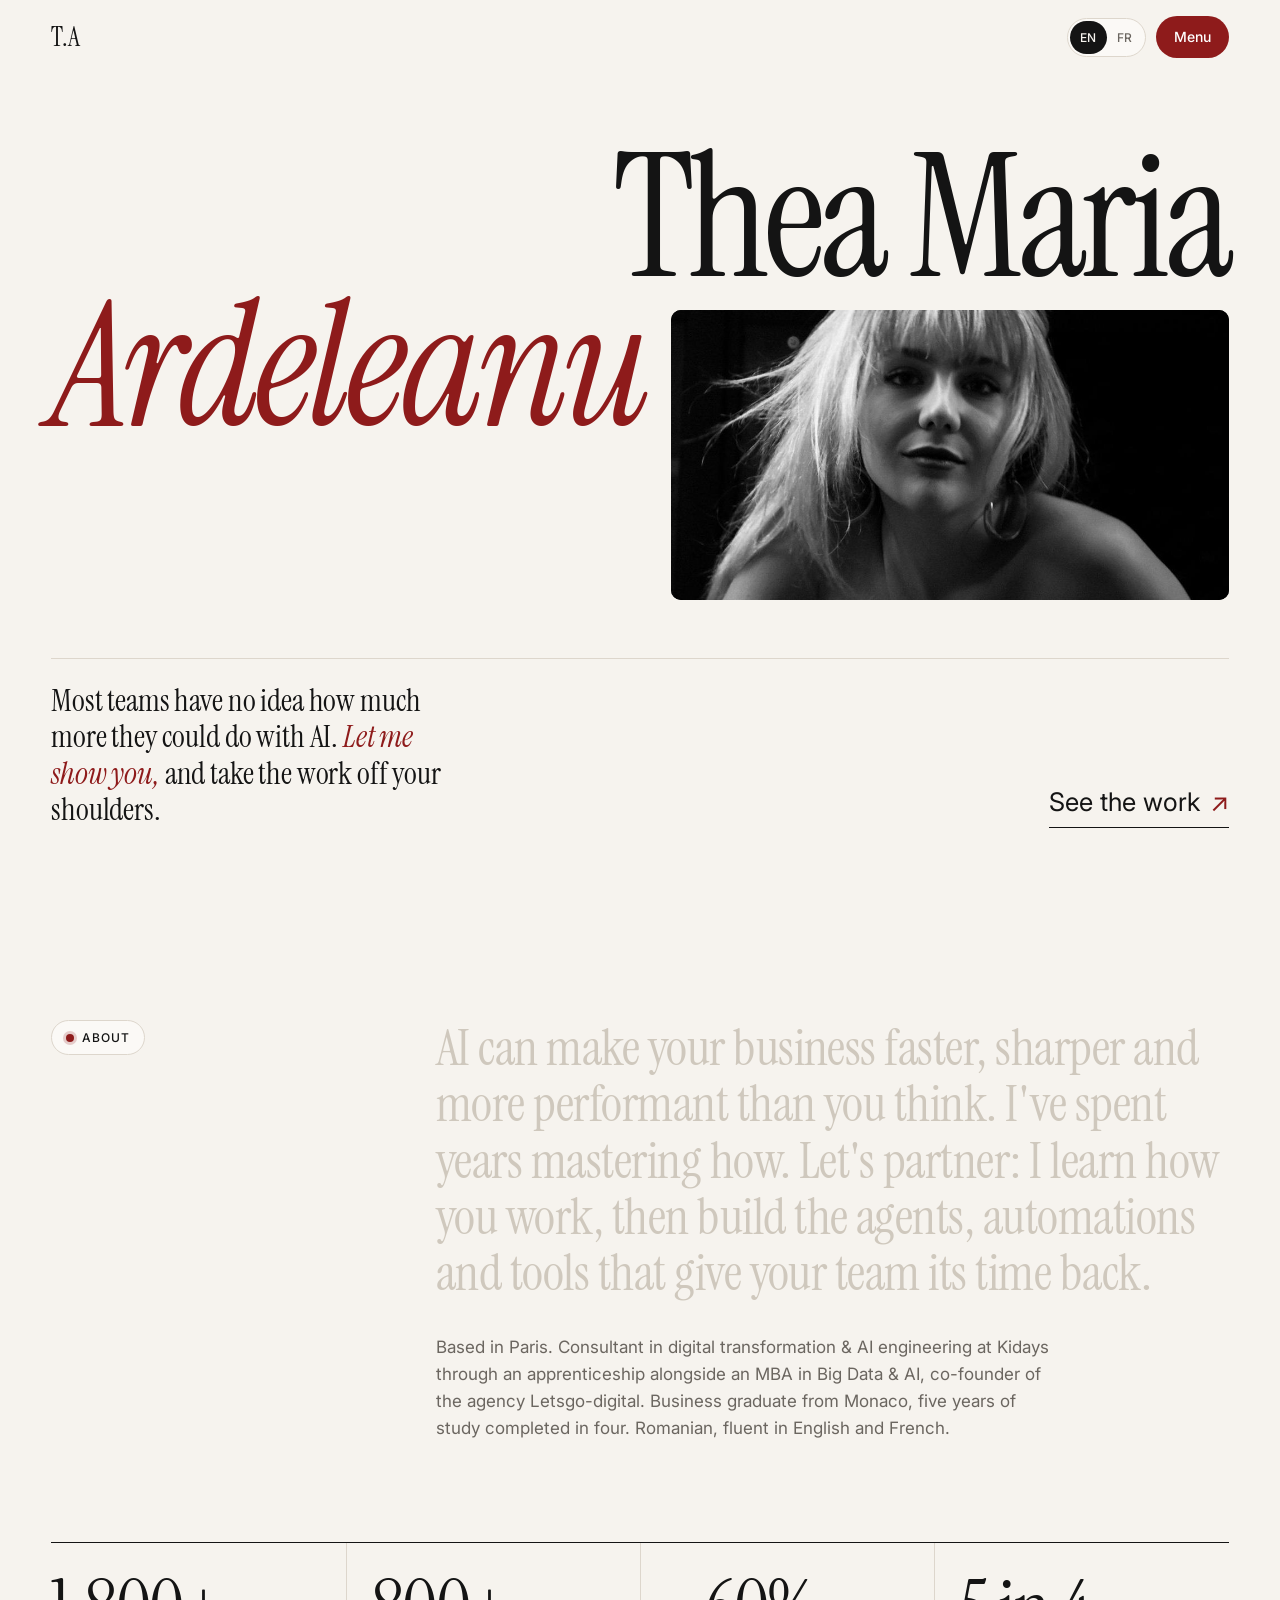
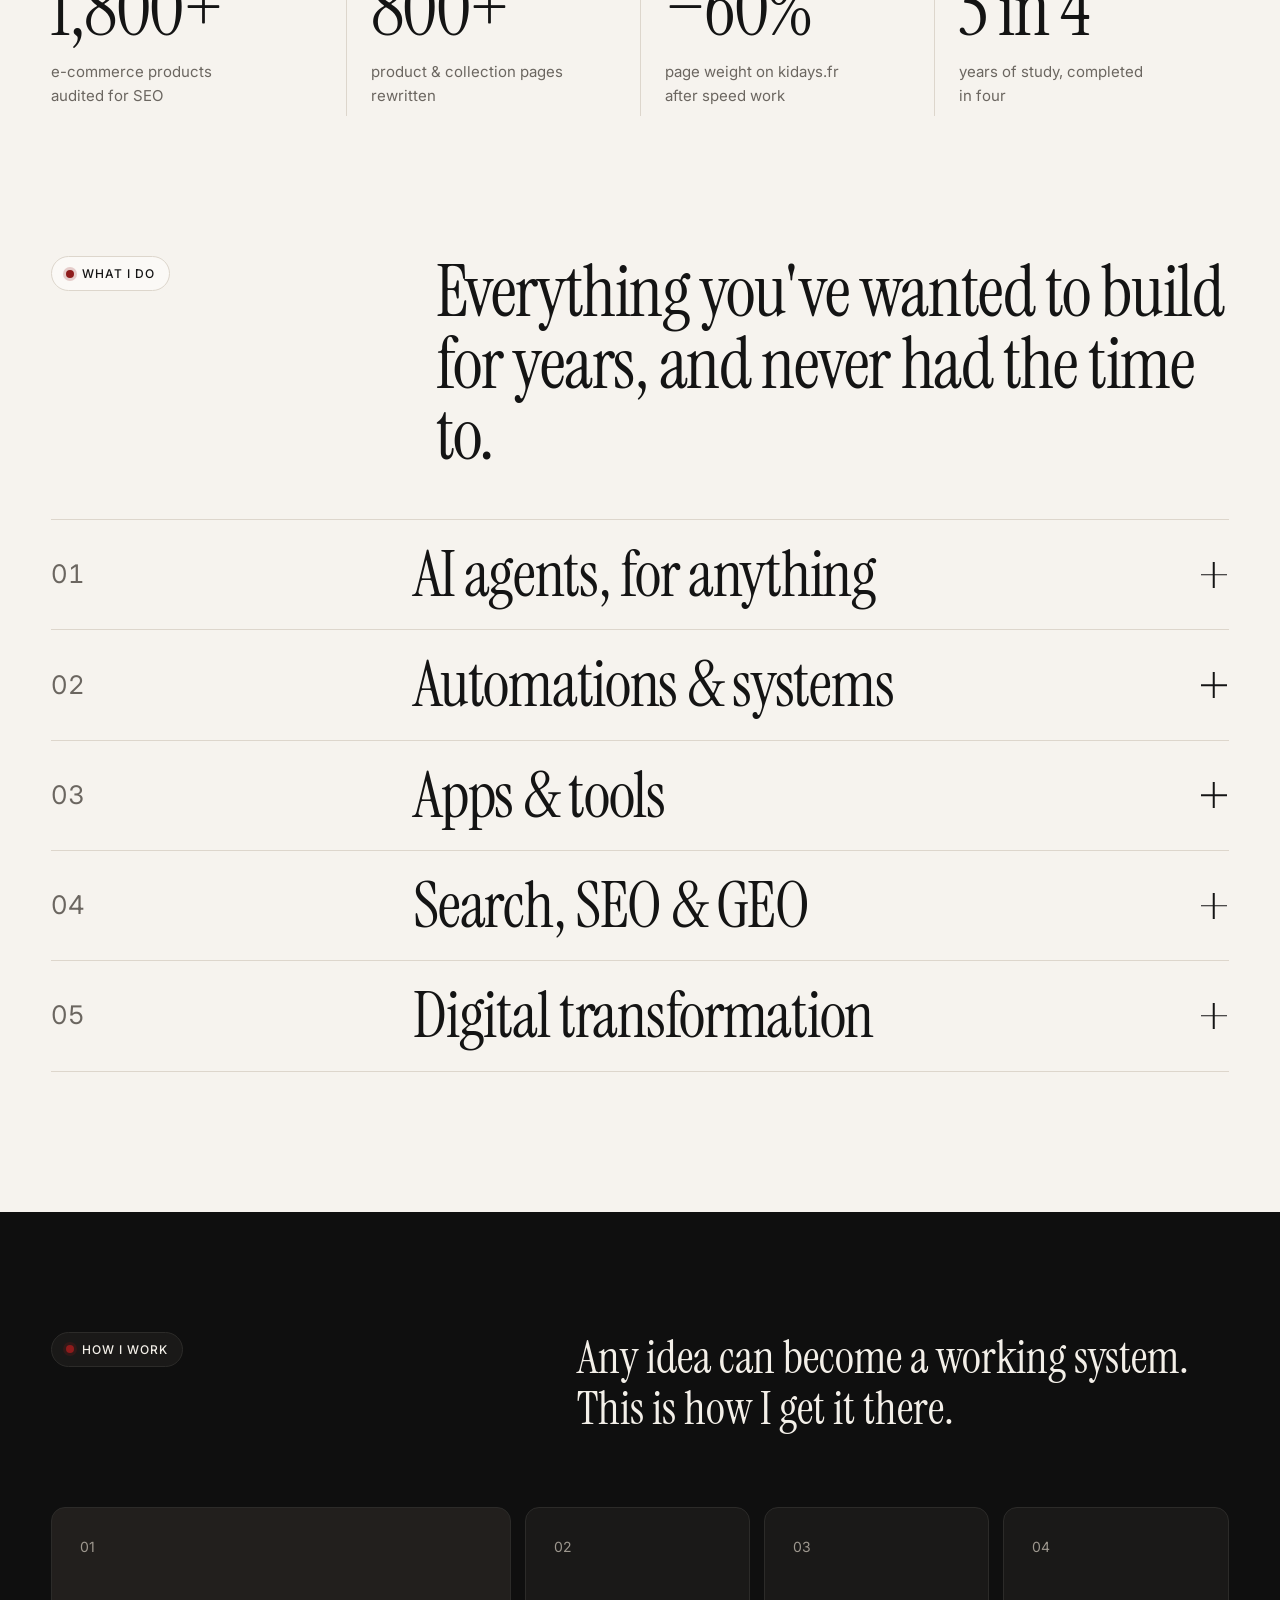
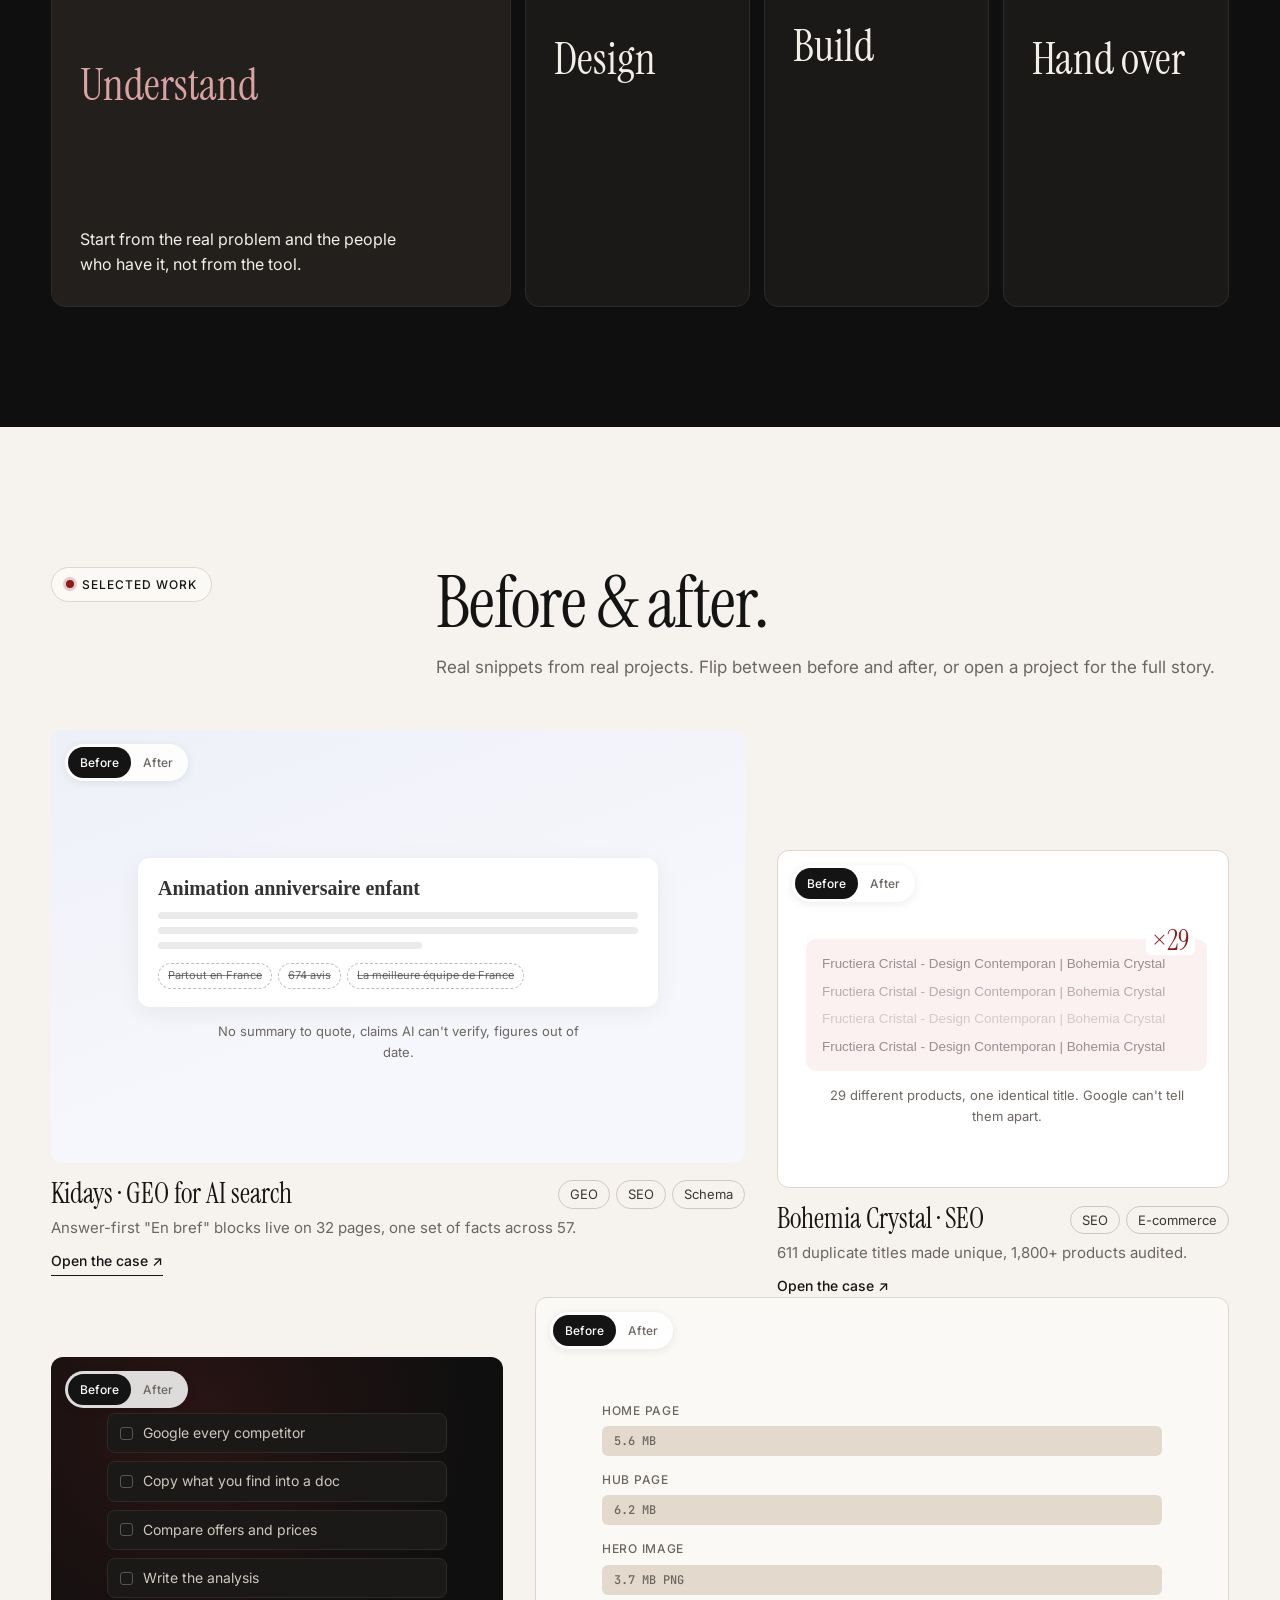
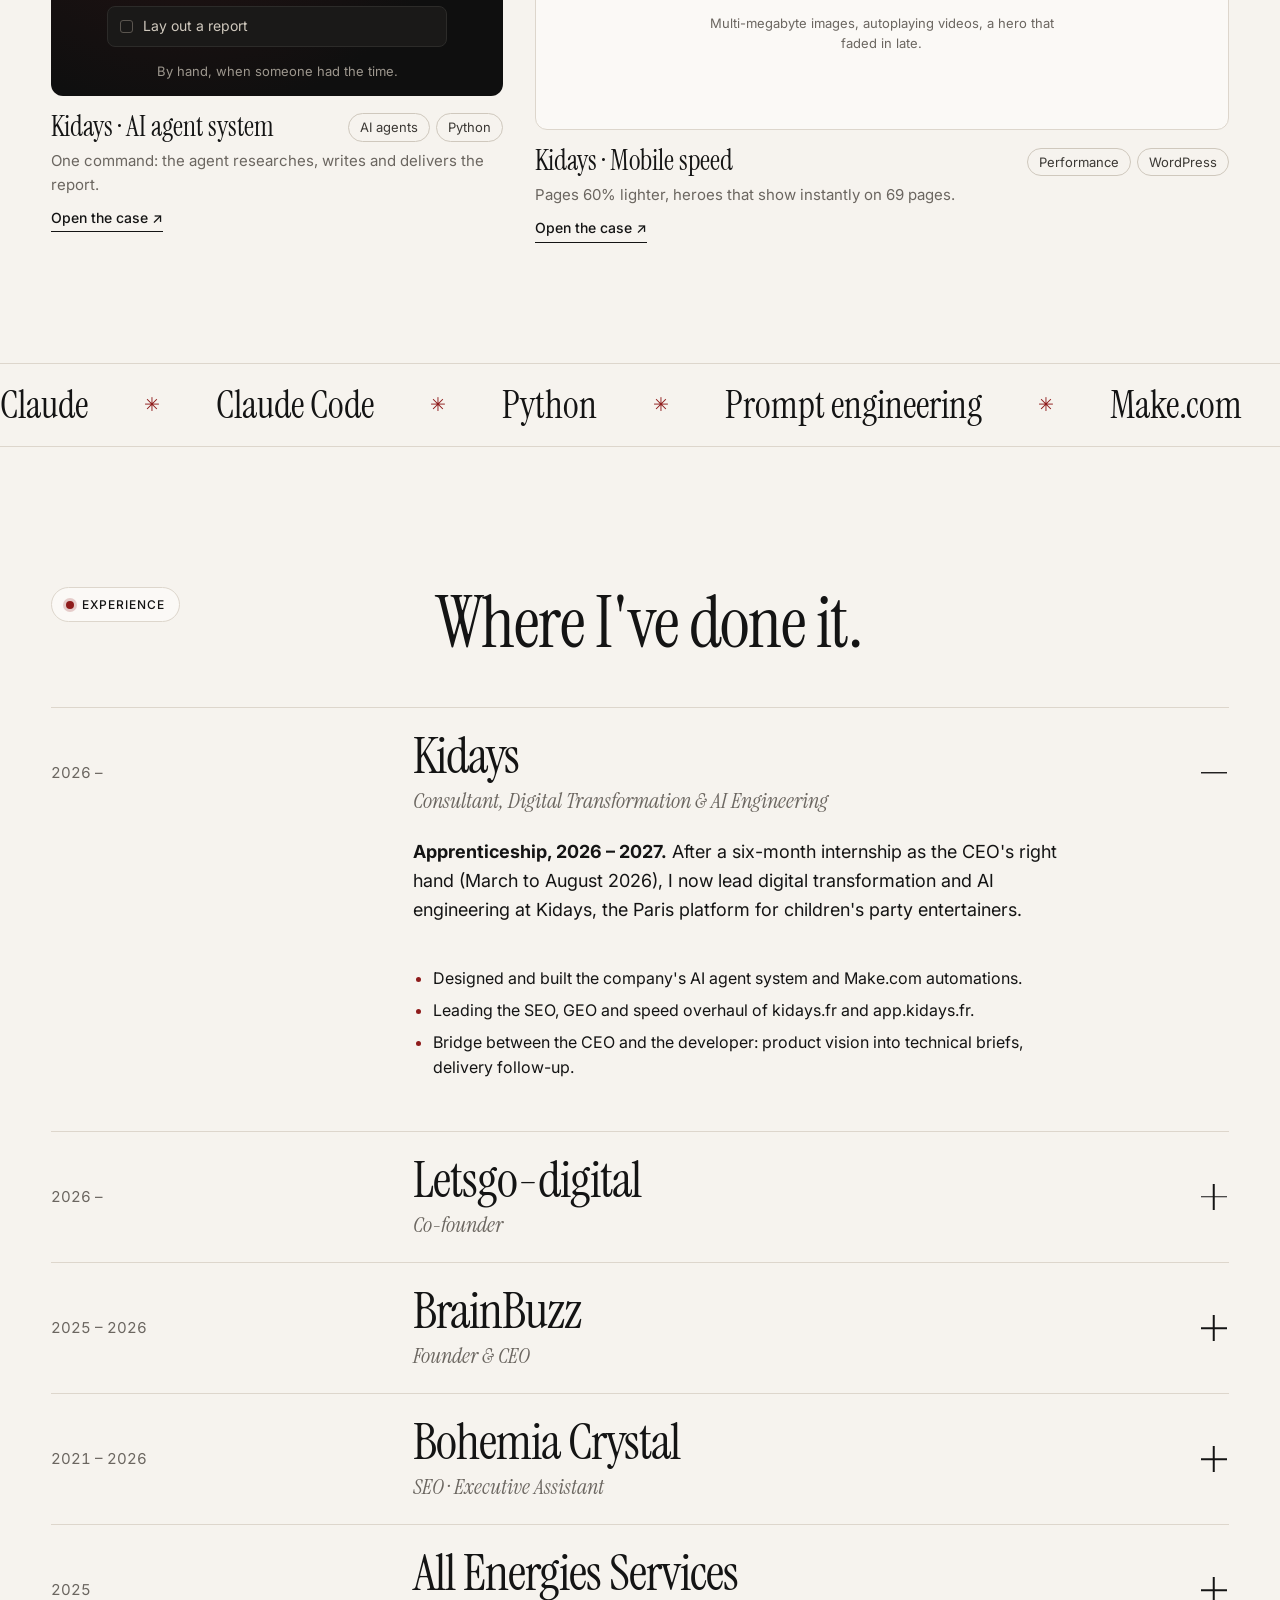
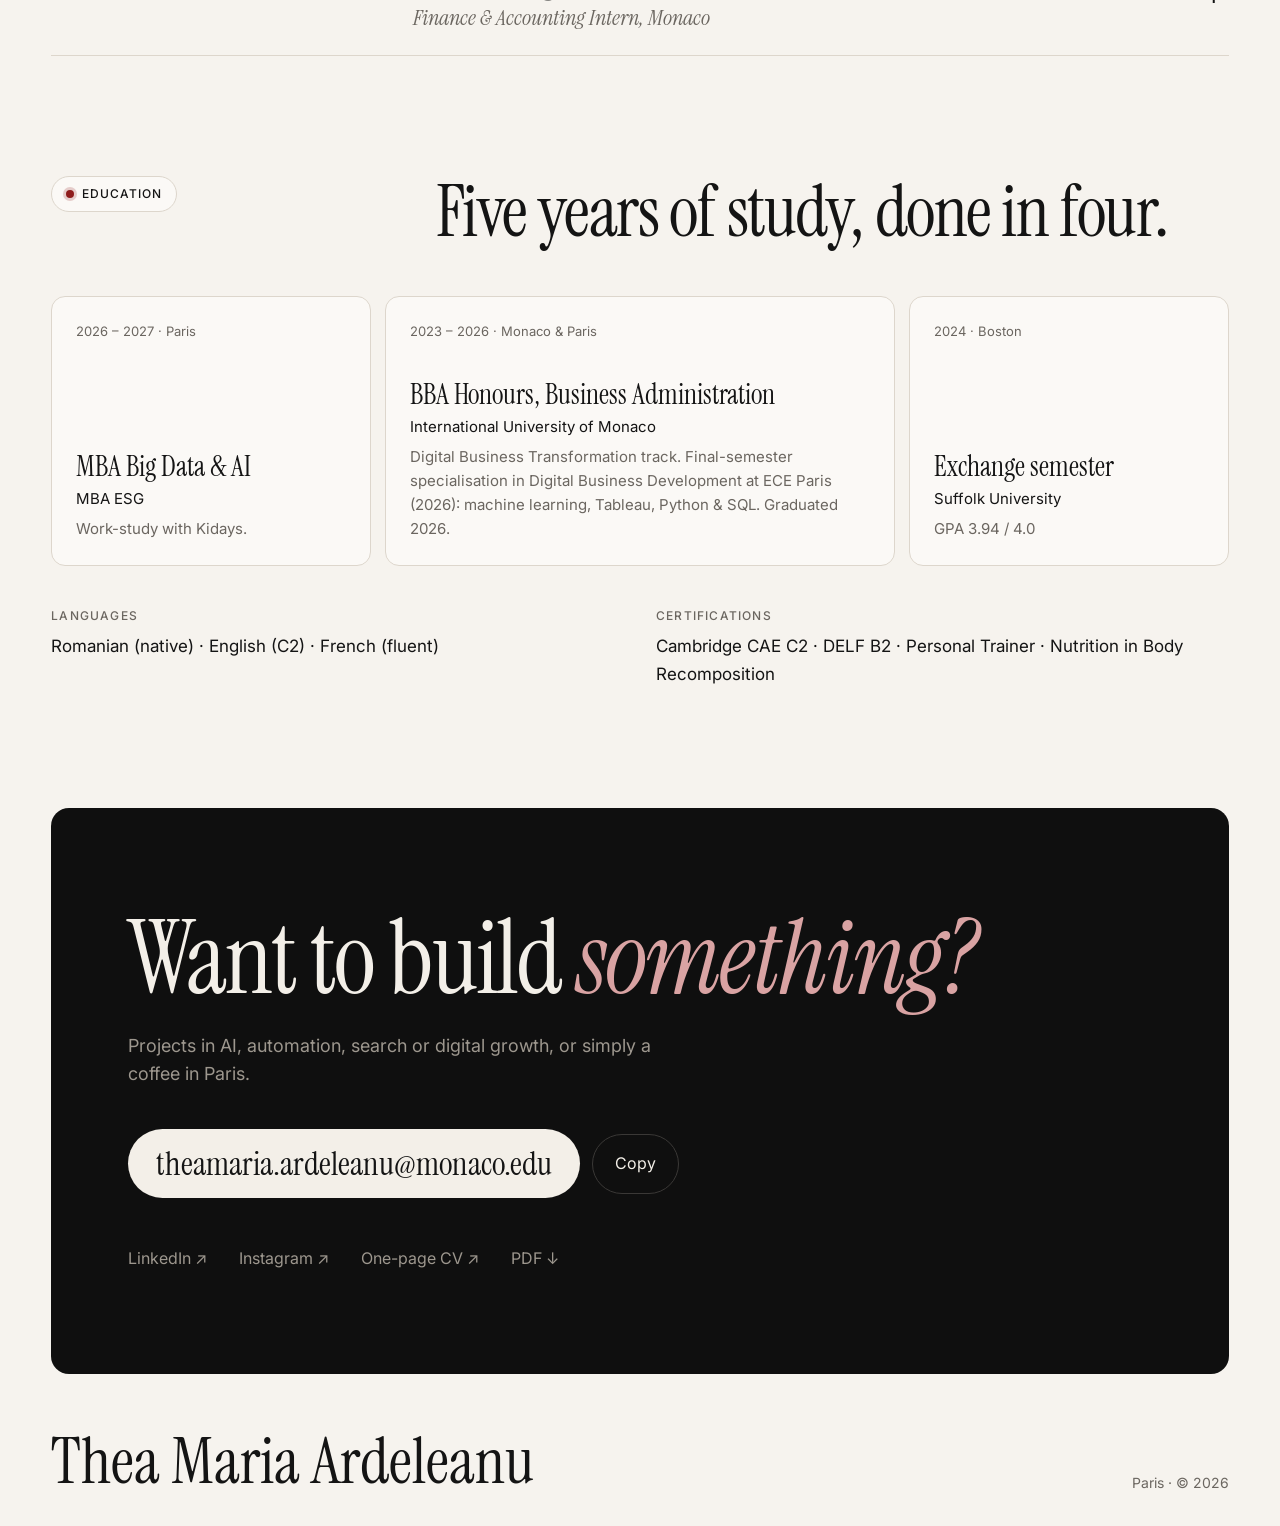
<file: index.html>
<!doctype html>
<html lang="en" data-lang="en">
<head>
  <meta charset="utf-8">
  <meta name="viewport" content="width=device-width, initial-scale=1">
  <title>Thea Maria Ardeleanu · AI & Digital Transformation</title>
  <meta name="description" content="Thea Maria Ardeleanu, Paris. I show companies what AI can really do for them, then build it with them: AI agents, automations and tools that take the work off your shoulders.">
  <meta property="og:title" content="Thea Maria Ardeleanu">
  <meta property="og:description" content="AI & digital transformation in Paris. Let me take the work off your shoulders.">
  <meta property="og:image" content="https://ardeleanuthea.github.io/assets/img/og.jpg">
  <meta property="og:url" content="https://ardeleanuthea.github.io/">
  <meta name="twitter:card" content="summary_large_image">
  <link rel="canonical" href="https://ardeleanuthea.github.io/">
  <link rel="icon" href="assets/img/favicon.svg" type="image/svg+xml">
  <link rel="apple-touch-icon" href="assets/img/apple-touch-icon.png">
  <link rel="preconnect" href="https://fonts.googleapis.com">
  <link rel="preconnect" href="https://fonts.gstatic.com" crossorigin>
  <link href="https://fonts.googleapis.com/css2?family=Instrument+Serif:ital@0;1&family=Inter:wght@400;500;600&family=JetBrains+Mono:wght@400;500&display=swap" rel="stylesheet">
  <link rel="stylesheet" href="assets/site.css">
  <script type="application/ld+json">
  {
    "@context": "https://schema.org",
    "@type": "Person",
    "name": "Thea Maria Ardeleanu",
    "url": "https://ardeleanuthea.github.io/",
    "image": "https://ardeleanuthea.github.io/assets/img/thea.jpg",
    "jobTitle": "Consultant, AI & Digital Transformation",
    "worksFor": [
      {"@type": "Organization", "name": "Kidays", "url": "https://kidays.fr"},
      {"@type": "Organization", "name": "Letsgo-digital"}
    ],
    "address": {"@type": "PostalAddress", "addressLocality": "Paris", "addressCountry": "FR"},
    "alumniOf": [
      {"@type": "CollegeOrUniversity", "name": "International University of Monaco"},
      {"@type": "CollegeOrUniversity", "name": "Suffolk University"},
      {"@type": "CollegeOrUniversity", "name": "ECE Paris"}
    ],
    "knowsAbout": ["AI agents", "Automation", "SEO", "Generative Engine Optimization", "Digital transformation"],
    "knowsLanguage": ["ro", "en", "fr"],
    "sameAs": ["https://www.linkedin.com/in/thea-maria-ardeleanu-7540762a6"]
  }
  </script>
</head>
<body>

<a class="skip" href="#main">Skip to content</a>

<header class="bar" id="bar">
  <a class="mark" href="#top" aria-label="Thea Maria Ardeleanu, home">T.A</a>
  <div class="bar-right">
    <div class="lang" role="group" aria-label="Language">
      <button type="button" data-set-lang="en" aria-pressed="true">EN</button>
      <button type="button" data-set-lang="fr" aria-pressed="false">FR</button>
    </div>
    <button class="menu-btn" type="button" aria-expanded="false" aria-controls="menu">
      <span lang="en">Menu</span><span lang="fr">Menu</span>
    </button>
  </div>
</header>

<nav class="menu" id="menu" aria-label="Main" hidden>
  <ol>
    <li><a href="#about"><small>01</small><span lang="en">About</span><span lang="fr">À propos</span></a></li>
    <li><a href="#services"><small>02</small><span lang="en">What I do</span><span lang="fr">Ce que je fais</span></a></li>
    <li><a href="#work"><small>03</small><span lang="en">Before &amp; after</span><span lang="fr">Avant &amp; après</span></a></li>
    <li><a href="#experience"><small>04</small><span lang="en">Experience</span><span lang="fr">Parcours</span></a></li>
    <li><a href="#contact"><small>05</small>Contact</a></li>
  </ol>
  <a class="menu-cv" href="cv.html"><span lang="en">One-page CV ↗</span><span lang="fr">CV une page ↗</span></a>
</nav>

<main id="main">

<!-- HERO -->
<section class="hero" id="top">
  <h1 class="hero-title">
    <span class="line l1 rise">Thea Maria</span>
    <span class="line l2">
      <em class="rise d1">Ardeleanu</em>
      <span class="hero-img rise d2"><img src="assets/img/thea-wide.jpg" width="1000" height="520" alt="Thea Maria Ardeleanu, black and white portrait"></span>
    </span>
  </h1>
  <div class="hero-foot rise d3">
    <p class="hero-lede" lang="en">Most teams have no idea how much more they could do with AI. <em>Let me show you,</em> and take the work off your shoulders.</p>
    <p class="hero-lede" lang="fr">La plupart des équipes n'imaginent pas tout ce qu'elles pourraient faire avec l'IA. <em>Laissez-moi vous le montrer,</em> et vous enlever ce poids des épaules.</p>
    <a class="arrow-link" href="#work"><span lang="en">See the work</span><span lang="fr">Voir les projets</span> <i aria-hidden="true">↗</i></a>
  </div>
</section>

<!-- ABOUT -->
<section class="about" id="about">
  <span class="pill"><i></i><span lang="en">About</span><span lang="fr">À propos</span></span>
  <div class="about-body">
    <p class="statement" data-reveal lang="en">AI can make your business faster, sharper and more performant than you think. I've spent years mastering how. Let's partner: I learn how you work, then build the agents, automations and tools that give your team its time back.</p>
    <p class="statement" data-reveal lang="fr">L'IA peut rendre votre entreprise plus rapide, plus précise et plus performante que vous ne l'imaginez. J'ai appris à la maîtriser. Travaillons ensemble : je comprends votre façon de travailler, puis je construis les agents, les automatisations et les outils qui rendent du temps à votre équipe.</p>
    <p class="about-sub" lang="en">Based in Paris. Consultant in digital transformation &amp; AI engineering at Kidays through an apprenticeship alongside an MBA in Big Data &amp; AI, co-founder of the agency Letsgo-digital. Business graduate from Monaco, five years of study completed in four. Romanian, fluent in English and French.</p>
    <p class="about-sub" lang="fr">Basée à Paris. Consultante en transformation digitale &amp; ingénierie IA chez Kidays en alternance avec un MBA Big Data &amp; IA, cofondatrice de l'agence Letsgo-digital. Diplômée en business à Monaco, cinq années d'études réalisées en quatre. Roumaine, anglais et français courants.</p>
  </div>
</section>

<!-- STATS -->
<section class="stats" aria-label="Highlights">
  <div class="stat"><b data-count="1800" data-suffix="+">1,800+</b><span lang="en">e-commerce products audited for SEO</span><span lang="fr">produits e-commerce audités en SEO</span></div>
  <div class="stat"><b data-count="800" data-suffix="+">800+</b><span lang="en">product &amp; collection pages rewritten</span><span lang="fr">pages produits et collections réécrites</span></div>
  <div class="stat"><b data-count="60" data-prefix="−" data-suffix="%">−60%</b><span lang="en">page weight on kidays.fr after speed work</span><span lang="fr">de poids de page sur kidays.fr</span></div>
  <div class="stat"><b data-count="5" data-suffix=" in 4" data-suffix-fr=" en 4">5 in 4</b><span lang="en">years of study, completed in four</span><span lang="fr">années d'études, réalisées en quatre</span></div>
</section>

<!-- SERVICES -->
<section class="services" id="services">
  <div class="sec-head">
    <span class="pill"><i></i><span lang="en">What I do</span><span lang="fr">Ce que je fais</span></span>
    <h2 lang="en">Everything you've wanted to build for years, and never had the time to.</h2>
    <h2 lang="fr">Tout ce que vous vouliez construire depuis des années, sans jamais en avoir le temps.</h2>
  </div>

  <div class="acc">
    <details>
      <summary><small>01</small><span class="acc-t"><span lang="en">AI agents, for anything</span><span lang="fr">Agents IA, pour tout</span></span><span class="plus" aria-hidden="true"></span></summary>
      <div class="acc-body">
        <p lang="en">If a task involves research, writing, analysis, decisions or follow-up, an agent can do it. I design custom agents around the way your team works: they run on their own, and a human keeps the final say on what matters.</p>
        <p lang="fr">Si une tâche demande de la recherche, de la rédaction, de l'analyse, des décisions ou du suivi, un agent peut la faire. Je conçois des agents sur mesure autour de la façon dont votre équipe travaille : ils tournent seuls, et un humain garde le dernier mot sur ce qui compte.</p>
        <ul class="tags"><li>Claude</li><li>Claude Code</li><li>Python</li><li>Prompt engineering</li><li>APIs</li></ul>
      </div>
    </details>
    <details>
      <summary><small>02</small><span class="acc-t"><span lang="en">Automations &amp; systems</span><span lang="fr">Automatisations &amp; systèmes</span></span><span class="plus" aria-hidden="true"></span></summary>
      <div class="acc-body">
        <p lang="en">Workflows that connect your tools and remove the manual steps: forms, CRM, emails, documents, reports. Built once, running every day, with a shared knowledge base so every task starts from the same facts.</p>
        <p lang="fr">Des workflows qui relient vos outils et suppriment les étapes manuelles : formulaires, CRM, emails, documents, rapports. Construits une fois, actifs tous les jours, avec une base de connaissances partagée pour que chaque tâche parte des mêmes faits.</p>
        <ul class="tags"><li>Make.com</li><li>APIs</li><li><span lang="en">Knowledge bases</span><span lang="fr">Bases de connaissances</span></li></ul>
      </div>
    </details>
    <details>
      <summary><small>03</small><span class="acc-t"><span lang="en">Apps &amp; tools</span><span lang="fr">Apps &amp; outils</span></span><span class="plus" aria-hidden="true"></span></summary>
      <div class="acc-body">
        <p lang="en">From an idea to something people can click: internal apps, review tools, dashboards, websites and landing pages. Built fast, tested on real use, improved from there.</p>
        <p lang="fr">D'une idée à quelque chose sur lequel on peut cliquer : apps internes, outils de validation, dashboards, sites et landing pages. Construits vite, testés en conditions réelles, améliorés ensuite.</p>
        <ul class="tags"><li>Web apps</li><li>WordPress</li><li>GitHub</li><li>Dashboards</li></ul>
      </div>
    </details>
    <details>
      <summary><small>04</small><span class="acc-t"><span lang="en">Search, SEO &amp; GEO</span><span lang="fr">Visibilité, SEO &amp; GEO</span></span><span class="plus" aria-hidden="true"></span></summary>
      <div class="acc-body">
        <p lang="en">Being found on Google and cited by ChatGPT, Perplexity or Gemini. SEO systems at catalogue scale, answer-first content, FAQ written for AI citation, structured data, and one consistent set of facts everywhere.</p>
        <p lang="fr">Être trouvé sur Google et cité par ChatGPT, Perplexity ou Gemini. Des systèmes SEO à l'échelle d'un catalogue, du contenu qui répond d'abord, des FAQ pensées pour la citation IA, des données structurées et des faits cohérents partout.</p>
        <ul class="tags"><li>Search Console</li><li>GA4</li><li>Rank Math</li><li>Schema.org</li></ul>
      </div>
    </details>
    <details>
      <summary><small>05</small><span class="acc-t"><span lang="en">Digital transformation</span><span lang="fr">Transformation digitale</span></span><span class="plus" aria-hidden="true"></span></summary>
      <div class="acc-body">
        <p lang="en">Finding where AI actually saves time in a business, turning a founder's vision into technical briefs, managing delivery with developers, and training the team so the tools get used.</p>
        <p lang="fr">Identifier où l'IA fait vraiment gagner du temps dans une entreprise, traduire la vision d'un dirigeant en briefs techniques, piloter la livraison avec les développeurs, et former l'équipe pour que les outils soient vraiment utilisés.</p>
        <ul class="tags"><li><span lang="en">Strategy</span><span lang="fr">Stratégie</span></li><li><span lang="en">Project management</span><span lang="fr">Gestion de projet</span></li><li>Data &amp; BI</li></ul>
      </div>
    </details>
  </div>
</section>

<!-- PROCESS -->
<section class="process" id="process">
  <div class="process-head">
    <span class="pill pill-dark"><i></i><span lang="en">How I work</span><span lang="fr">Ma méthode</span></span>
    <p class="big-dark" lang="en">Any idea can become a working system. This is how I get it there.</p>
    <p class="big-dark" lang="fr">Toute idée peut devenir un système qui fonctionne. Voici comment je l'y amène.</p>
  </div>
  <div class="steps">
    <article class="step" tabindex="0">
      <small>01</small>
      <h3><span lang="en">Understand</span><span lang="fr">Comprendre</span></h3>
      <p lang="en">Start from the real problem and the people who have it, not from the tool.</p>
      <p lang="fr">Partir du vrai problème et des personnes qui le vivent, pas de l'outil.</p>
    </article>
    <article class="step" tabindex="0">
      <small>02</small>
      <h3><span lang="en">Design</span><span lang="fr">Concevoir</span></h3>
      <p lang="en">Map the system: what the AI decides, what code executes, where a human approves.</p>
      <p lang="fr">Dessiner le système : ce que l'IA décide, ce que le code exécute, où un humain valide.</p>
    </article>
    <article class="step" tabindex="0">
      <small>03</small>
      <h3><span lang="en">Build</span><span lang="fr">Construire</span></h3>
      <p lang="en">Ship a working version fast, then sharpen it with real use and real feedback.</p>
      <p lang="fr">Livrer vite une version qui marche, puis l'affiner avec l'usage et les retours réels.</p>
    </article>
    <article class="step" tabindex="0">
      <small>04</small>
      <h3><span lang="en">Hand over</span><span lang="fr">Transmettre</span></h3>
      <p lang="en">Documented, measured and simple to run, so it keeps working without me.</p>
      <p lang="fr">Documenté, mesuré et simple à utiliser, pour que ça continue de tourner sans moi.</p>
    </article>
  </div>
</section>

<!-- WORK -->
<section class="work" id="work">
  <div class="sec-head">
    <span class="pill"><i></i><span lang="en">Selected work</span><span lang="fr">Projets</span></span>
    <h2 lang="en">Before &amp; after.</h2>
    <h2 lang="fr">Avant &amp; après.</h2>
    <p class="sec-sub" lang="en">Real snippets from real projects. Flip between before and after, or open a project for the full story.</p>
    <p class="sec-sub" lang="fr">De vrais extraits de vrais projets. Basculez entre avant et après, ou ouvrez un projet pour toute l'histoire.</p>
  </div>

  <div class="grid">

    <!-- Case 1: GEO -->
    <article class="card c-wide" data-case="geo">
      <div class="shot shot-geo ba" data-state="before">
        <div class="ba-toggle" role="group" aria-label="Before / after">
          <button type="button" data-ba="before" aria-pressed="true"><span lang="en">Before</span><span lang="fr">Avant</span></button>
          <button type="button" data-ba="after" aria-pressed="false"><span lang="en">After</span><span lang="fr">Après</span></button>
        </div>
        <div class="pane pane-before" aria-hidden="true">
          <div class="old-page">
            <p class="old-h">Animation anniversaire enfant</p>
            <i class="ln"></i><i class="ln"></i><i class="ln short"></i>
            <p class="old-chips"><s>Partout en France</s><s>674 avis</s><s>La meilleure équipe de France</s></p>
          </div>
          <p class="pane-cap"><span lang="en">No summary to quote, claims AI can't verify, figures out of date.</span><span lang="fr">Aucun résumé citable, des affirmations invérifiables, des chiffres dépassés.</span></p>
        </div>
        <div class="pane pane-after">
          <div class="geo-box">
            <p class="geo-l">En bref</p>
            <p class="geo-t">Kidays organise des animations pour enfants : anniversaires de 4 à 12 ans, mariages et événements d'entreprise, à Paris et en Île-de-France, Lyon, Marseille, Bordeaux, Nice et Toulouse. Plus de 100 animateurs, 15 univers d'anniversaire et une note de 4,9/5 sur plus de 700 avis Google.</p>
            <p class="geo-chips"><span>4,9/5 Google</span><span>700+ avis</span><span>6 villes</span></p>
          </div>
          <div class="geo-ai" aria-hidden="true">
            <span class="geo-q">Animation anniversaire enfant Paris ?</span>
            <span class="geo-a"><i></i><i></i><i class="short"></i><em>kidays.fr</em></span>
          </div>
        </div>
      </div>
      <button class="card-open" type="button">
        <span class="card-meta"><span class="card-title">Kidays · <span lang="en">GEO for AI search</span><span lang="fr">GEO pour la recherche IA</span></span><span class="tags"><span>GEO</span><span>SEO</span><span>Schema</span></span></span>
        <span class="card-sum" lang="en">Answer-first "En bref" blocks live on 32 pages, one set of facts across 57.</span>
        <span class="card-sum" lang="fr">Blocs « En bref » en ligne sur 32 pages, des faits alignés sur 57.</span>
        <span class="card-cta"><span lang="en">Open the case</span><span lang="fr">Voir le projet</span> ↗</span>
      </button>
    </article>

    <!-- Case 2: Bohemia -->
    <article class="card" data-case="bohemia">
      <div class="shot shot-serp ba" data-state="before">
        <div class="ba-toggle" role="group" aria-label="Before / after">
          <button type="button" data-ba="before" aria-pressed="true"><span lang="en">Before</span><span lang="fr">Avant</span></button>
          <button type="button" data-ba="after" aria-pressed="false"><span lang="en">After</span><span lang="fr">Après</span></button>
        </div>
        <div class="pane pane-before" aria-hidden="true">
          <div class="serp serp-before">
            <p class="serp-x">×29</p>
            <p class="serp-t">Fructiera Cristal - Design Contemporan | Bohemia Crystal</p>
            <p class="serp-t">Fructiera Cristal - Design Contemporan | Bohemia Crystal</p>
            <p class="serp-t">Fructiera Cristal - Design Contemporan | Bohemia Crystal</p>
            <p class="serp-t">Fructiera Cristal - Design Contemporan | Bohemia Crystal</p>
          </div>
          <p class="pane-cap"><span lang="en">29 different products, one identical title. Google can't tell them apart.</span><span lang="fr">29 produits différents, un seul et même titre. Google ne peut pas les distinguer.</span></p>
        </div>
        <div class="pane pane-after">
          <div class="serp serp-after">
            <p class="serp-t">Bol de Cristal Rotund 23 cm - Flower | Bohemia Crystal</p>
            <p class="serp-t">Bol Cristal 15 cm - Whirl | Bohemia Crystal</p>
            <p class="serp-t">Platou Cristal Bohemia 30 cm - Wheat | Bohemia Crystal</p>
            <p class="serp-t">Platou Cristal Bohemia 30 cm Negru - Whirl | Bohemia Crystal</p>
          </div>
          <p class="pane-cap"><span lang="en">Keyword, size and model: every page unique, 611/611 verified live.</span><span lang="fr">Mot-clé, taille et modèle : chaque page unique, 611/611 vérifiées en ligne.</span></p>
        </div>
      </div>
      <button class="card-open" type="button">
        <span class="card-meta"><span class="card-title">Bohemia Crystal · SEO</span><span class="tags"><span>SEO</span><span>E-commerce</span></span></span>
        <span class="card-sum" lang="en">611 duplicate titles made unique, 1,800+ products audited.</span>
        <span class="card-sum" lang="fr">611 titres dupliqués rendus uniques, 1 800+ produits audités.</span>
        <span class="card-cta"><span lang="en">Open the case</span><span lang="fr">Voir le projet</span> ↗</span>
      </button>
    </article>

    <!-- Case 3: Agents -->
    <article class="card" data-case="agents">
      <div class="shot shot-term ba" data-state="before">
        <div class="ba-toggle" role="group" aria-label="Before / after">
          <button type="button" data-ba="before" aria-pressed="true"><span lang="en">Before</span><span lang="fr">Avant</span></button>
          <button type="button" data-ba="after" aria-pressed="false"><span lang="en">After</span><span lang="fr">Après</span></button>
        </div>
        <div class="pane pane-before" aria-hidden="true">
          <ul class="todo">
            <li><span lang="en">Google every competitor</span><span lang="fr">Chercher chaque concurrent sur Google</span></li>
            <li><span lang="en">Copy what you find into a doc</span><span lang="fr">Copier les infos dans un document</span></li>
            <li><span lang="en">Compare offers and prices</span><span lang="fr">Comparer offres et prix</span></li>
            <li><span lang="en">Write the analysis</span><span lang="fr">Rédiger l'analyse</span></li>
            <li><span lang="en">Lay out a report</span><span lang="fr">Mettre en page le rapport</span></li>
          </ul>
          <p class="pane-cap pane-cap-dark"><span lang="en">By hand, when someone had the time.</span><span lang="fr">À la main, quand quelqu'un avait le temps.</span></p>
        </div>
        <div class="pane pane-after">
          <div class="term">
            <p class="term-bar"><i></i><i></i><i></i><span>kidays-agent</span></p>
            <pre><span class="p">$</span> python3 run_competitor_analysis.py
<span class="ok">✓</span> save_company_profile
<span class="ok">✓</span> find_competitors
<span class="ok">✓</span> search_competitor_data
<span class="ok">✓</span> synthesize_competitor_data
<span class="ok">✓</span> generate_report_content
<span class="ok">✓</span> render_pdf_report
<span class="dim">→ competitor_analysis.pdf</span><span class="caret"></span></pre>
          </div>
        </div>
      </div>
      <button class="card-open" type="button">
        <span class="card-meta"><span class="card-title">Kidays · <span lang="en">AI agent system</span><span lang="fr">Système d'agents IA</span></span><span class="tags"><span>AI agents</span><span>Python</span></span></span>
        <span class="card-sum" lang="en">One command: the agent researches, writes and delivers the report.</span>
        <span class="card-sum" lang="fr">Une commande : l'agent recherche, rédige et livre le rapport.</span>
        <span class="card-cta"><span lang="en">Open the case</span><span lang="fr">Voir le projet</span> ↗</span>
      </button>
    </article>

    <!-- Case 4: Speed -->
    <article class="card c-wide" data-case="speed">
      <div class="shot shot-speed ba" data-state="before">
        <div class="ba-toggle" role="group" aria-label="Before / after">
          <button type="button" data-ba="before" aria-pressed="true"><span lang="en">Before</span><span lang="fr">Avant</span></button>
          <button type="button" data-ba="after" aria-pressed="false"><span lang="en">After</span><span lang="fr">Après</span></button>
        </div>
        <div class="bars" aria-hidden="true">
          <p><span lang="en">Home page</span><span lang="fr">Accueil</span></p>
          <div class="bar-row"><span class="b" style="--a:34%"><em class="v-b">5.6 MB</em><em class="v-a">1.9 MB</em></span></div>
          <p><span lang="en">Hub page</span><span lang="fr">Page hub</span></p>
          <div class="bar-row"><span class="b" style="--a:39%"><em class="v-b">6.2 MB</em><em class="v-a">2.4 MB</em></span></div>
          <p><span lang="en">Hero image</span><span lang="fr">Image hero</span></p>
          <div class="bar-row"><span class="b" style="--a:6%"><em class="v-b">3.7 MB PNG</em><em class="v-a out">211 KB WebP</em></span></div>
        </div>
        <p class="pane-cap speed-cap"><span class="c-b"><span lang="en">Multi-megabyte images, autoplaying videos, a hero that faded in late.</span><span lang="fr">Des images de plusieurs Mo, des vidéos en autoplay, un hero qui apparaissait tard.</span></span><span class="c-a"><span lang="en">60% lighter pages, WebP images, a hero that shows instantly.</span><span lang="fr">Des pages 60 % plus légères, des images WebP, un hero instantané.</span></span></p>
      </div>
      <button class="card-open" type="button">
        <span class="card-meta"><span class="card-title">Kidays · <span lang="en">Mobile speed</span><span lang="fr">Vitesse mobile</span></span><span class="tags"><span>Performance</span><span>WordPress</span></span></span>
        <span class="card-sum" lang="en">Pages 60% lighter, heroes that show instantly on 69 pages.</span>
        <span class="card-sum" lang="fr">Pages 60 % plus légères, hero affiché instantanément sur 69 pages.</span>
        <span class="card-cta"><span lang="en">Open the case</span><span lang="fr">Voir le projet</span> ↗</span>
      </button>
    </article>

  </div>
</section>

<!-- CASE DIALOG -->
<dialog class="case" id="case" aria-labelledby="case-title">
  <button class="case-close" type="button" aria-label="Close">×</button>
  <div class="case-content" id="case-content"></div>
</dialog>

<template id="case-geo">
  <p class="case-kicker">Kidays · 2026</p>
  <h2 id="case-title"><span lang="en">Making Kidays the answer AI assistants give</span><span lang="fr">Faire de Kidays la réponse des assistants IA</span></h2>
  <div class="case-cols">
    <div>
      <h4><span lang="en">Context</span><span lang="fr">Contexte</span></h4>
      <p lang="en">Parents increasingly ask ChatGPT or Google's AI answers instead of clicking through results. Kidays' pages had inconsistent facts (reviews, prices, cities) and no short, quotable summary, so AI engines had nothing reliable to cite.</p>
      <p lang="fr">Les parents posent de plus en plus leurs questions à ChatGPT ou aux réponses IA de Google au lieu de cliquer sur les résultats. Les pages Kidays avaient des faits incohérents (avis, prix, villes) et aucun résumé court et citable : les moteurs IA n'avaient rien de fiable à reprendre.</p>
    </div>
    <div>
      <h4><span lang="en">What I did</span><span lang="fr">Ce que j'ai fait</span></h4>
      <ul lang="en">
        <li>Rebuilt the city, theme and home pages on one template (Paris first, then every city).</li>
        <li>Added an answer-first "En bref" block under the hero of 32 pages.</li>
        <li>Aligned one reference set of facts across 57 pages and their meta tags.</li>
        <li>Wrote FAQ sections designed to be quoted, backed by FAQPage structured data.</li>
        <li>Rewrote 41 app page titles and descriptions for purchase intent.</li>
      </ul>
      <ul lang="fr">
        <li>Refonte des pages villes, thèmes et accueil sur un gabarit unique (Paris d'abord, puis chaque ville).</li>
        <li>Ajout d'un bloc réponse « En bref » sous le hero de 32 pages.</li>
        <li>Alignement d'un référentiel de faits unique sur 57 pages et leurs balises meta.</li>
        <li>Rédaction de FAQ pensées pour être citées, avec données structurées FAQPage.</li>
        <li>Réécriture de 41 titres et descriptions de l'app orientés intention d'achat.</li>
      </ul>
    </div>
  </div>
  <div class="case-result">
    <b>32</b><span lang="en">pages with an answer-first block</span><span lang="fr">pages avec bloc réponse</span>
    <b>57</b><span lang="en">pages with aligned facts</span><span lang="fr">pages aux faits alignés</span>
    <b>41</b><span lang="en">app pages retitled</span><span lang="fr">pages app retitrées</span>
  </div>
</template>

<template id="case-bohemia">
  <p class="case-kicker">Bohemia Crystal · 2026</p>
  <h2 id="case-title"><span lang="en">1,800 products, one SEO system</span><span lang="fr">1 800 produits, un seul système SEO</span></h2>
  <div class="case-cols">
    <div>
      <h4><span lang="en">Context</span><span lang="fr">Contexte</span></h4>
      <p lang="en">A family-run luxury crystal retailer in Romania with a catalogue of 1,800+ products. Hundreds of pages shared the same title and description (29 products were all called "Fructiera Cristal - Design Contemporan"), so Google could not tell them apart.</p>
      <p lang="fr">Un distributeur familial de cristal de luxe en Roumanie, avec un catalogue de plus de 1 800 produits. Des centaines de pages partageaient le même titre et la même description (29 produits s'appelaient tous « Fructiera Cristal - Design Contemporan ») : Google ne pouvait pas les distinguer.</p>
    </div>
    <div>
      <h4><span lang="en">What I did</span><span lang="fr">Ce que j'ai fait</span></h4>
      <ul lang="en">
        <li>Audited every published product and wrote a rules document for keywords, titles and descriptions.</li>
        <li>Protected 304 top performers (by Search Console clicks and impressions) from any change.</li>
        <li>Built a review app in Romanian so the owner could approve each proposal in one click.</li>
        <li>Published new SEO for 83 products with none, 611 duplicates and 118 collections, then read every value back from the live site.</li>
      </ul>
      <ul lang="fr">
        <li>Audit de chaque produit publié et document de règles pour mots-clés, titres et descriptions.</li>
        <li>Protection de 304 pages les plus performantes (clics et impressions Search Console).</li>
        <li>App de validation en roumain : la propriétaire approuve chaque proposition en un clic.</li>
        <li>Publication du SEO de 83 produits sans SEO, 611 doublons et 118 collections, puis relecture de chaque valeur sur le site en ligne.</li>
      </ul>
    </div>
  </div>
  <div class="case-result">
    <b>611</b><span lang="en">duplicates fixed, 611/611 verified</span><span lang="fr">doublons corrigés, 611/611 vérifiés</span>
    <b>118</b><span lang="en">collections optimised</span><span lang="fr">collections optimisées</span>
    <b>304</b><span lang="en">top pages protected</span><span lang="fr">meilleures pages protégées</span>
  </div>
</template>

<template id="case-agents">
  <p class="case-kicker">Kidays · 2026</p>
  <h2 id="case-title"><span lang="en">An AI agent system for a small team</span><span lang="fr">Un système d'agents IA pour une petite équipe</span></h2>
  <div class="case-cols">
    <div>
      <h4><span lang="en">Context</span><span lang="fr">Contexte</span></h4>
      <p lang="en">Kidays is a small start-up. Competitor watch, reports and content planning were done by hand, when they were done at all.</p>
      <p lang="fr">Kidays est une petite start-up. La veille concurrentielle, les rapports et la planification de contenu se faisaient à la main, quand ils se faisaient.</p>
    </div>
    <div>
      <h4><span lang="en">What I did</span><span lang="fr">Ce que j'ai fait</span></h4>
      <ul lang="en">
        <li>Designed the architecture: Workflows (written procedures), Agents (Claude reasons and orchestrates), Tools (Python scripts execute).</li>
        <li>Built a competitor analysis pipeline: finds competitors through Google search, collects and synthesises data, and renders a branded PDF report.</li>
        <li>Set up a shared knowledge base so every task starts from the same facts.</li>
        <li>Shipped Make.com automations and two AI agent tools for the sales team.</li>
      </ul>
      <ul lang="fr">
        <li>Conception de l'architecture : Workflows (procédures écrites), Agents (Claude raisonne et orchestre), Tools (des scripts Python exécutent).</li>
        <li>Pipeline de veille concurrentielle : trouve les concurrents via Google, collecte et synthétise les données, et génère un rapport PDF aux couleurs de la marque.</li>
        <li>Base de connaissances partagée pour que chaque tâche parte des mêmes faits.</li>
        <li>Automatisations Make.com et deux outils d'agents IA livrés à l'équipe commerciale.</li>
      </ul>
    </div>
  </div>
  <div class="case-result">
    <b>6</b><span lang="en">pipeline steps, one command</span><span lang="fr">étapes, une seule commande</span>
    <b>2</b><span lang="en">agent tools for sales</span><span lang="fr">outils IA pour les ventes</span>
    <b>1</b><span lang="en">shared knowledge base</span><span lang="fr">base de connaissances</span>
  </div>
</template>

<template id="case-speed">
  <p class="case-kicker">Kidays · 2026</p>
  <h2 id="case-title"><span lang="en">A faster kidays.fr on mobile</span><span lang="fr">Un kidays.fr plus rapide sur mobile</span></h2>
  <div class="case-cols">
    <div>
      <h4><span lang="en">Context</span><span lang="fr">Contexte</span></h4>
      <p lang="en">Pages carried multi-megabyte images, autoplaying videos and a hero that faded in late, which slowed down the first screen on mobile.</p>
      <p lang="fr">Les pages portaient des images de plusieurs mégaoctets, des vidéos en lecture automatique et un hero qui apparaissait en fondu tardif, ce qui ralentissait le premier affichage sur mobile.</p>
    </div>
    <div>
      <h4><span lang="en">What I did</span><span lang="fr">Ce que j'ai fait</span></h4>
      <ul lang="en">
        <li>Made the hero appear instantly on 69 pages (no fade or zoom on load).</li>
        <li>Re-encoded 26 heavy hero images to WebP.</li>
        <li>Lazy-loaded 13 videos and put 11 YouTube embeds behind click-to-play.</li>
        <li>Audited the remaining CSS and JavaScript and listed the unused plugins to remove.</li>
      </ul>
      <ul lang="fr">
        <li>Hero affiché instantanément sur 69 pages (plus de fondu ni de zoom au chargement).</li>
        <li>26 images hero lourdes réencodées en WebP.</li>
        <li>13 vidéos en chargement différé et 11 vidéos YouTube en lecture au clic.</li>
        <li>Audit du CSS et du JavaScript restants, avec la liste des extensions inutilisées à retirer.</li>
      </ul>
    </div>
  </div>
  <div class="case-result">
    <b>−60%</b><span lang="en">page weight</span><span lang="fr">poids de page</span>
    <b>69</b><span lang="en">pages with an instant hero</span><span lang="fr">pages au hero instantané</span>
    <b>26</b><span lang="en">images converted to WebP</span><span lang="fr">images converties en WebP</span>
  </div>
</template>

<!-- MARQUEE -->
<section class="marquee" aria-label="Tools">
  <div class="track">
    <span>Claude</span><span>Claude Code</span><span>Python</span><span>Prompt engineering</span><span>Make.com</span><span>WordPress</span><span>Rank Math</span><span>AIOSEO</span><span>Search Console</span><span>GA4</span><span>Tag Manager</span><span>Tableau</span><span>SQL</span><span>GitHub</span>
    <span aria-hidden="true">Claude</span><span aria-hidden="true">Claude Code</span><span aria-hidden="true">Python</span><span aria-hidden="true">Prompt engineering</span><span aria-hidden="true">Make.com</span><span aria-hidden="true">WordPress</span><span aria-hidden="true">Rank Math</span><span aria-hidden="true">AIOSEO</span><span aria-hidden="true">Search Console</span><span aria-hidden="true">GA4</span><span aria-hidden="true">Tag Manager</span><span aria-hidden="true">Tableau</span><span aria-hidden="true">SQL</span><span aria-hidden="true">GitHub</span>
  </div>
</section>

<!-- EXPERIENCE -->
<section class="exp" id="experience">
  <div class="sec-head">
    <span class="pill"><i></i><span lang="en">Experience</span><span lang="fr">Parcours</span></span>
    <h2 lang="en">Where I've done it.</h2>
    <h2 lang="fr">Là où je l'ai fait.</h2>
  </div>

  <div class="acc acc-exp">
    <details open>
      <summary>
        <small>2026 –</small>
        <span class="acc-t">Kidays<em><span lang="en">Consultant, Digital Transformation &amp; AI Engineering</span><span lang="fr">Consultante Transformation Digitale &amp; Ingénierie IA</span></em></span>
        <span class="plus" aria-hidden="true"></span>
      </summary>
      <div class="acc-body">
        <p lang="en"><strong>Apprenticeship, 2026 – 2027.</strong> After a six-month internship as the CEO's right hand (March to August 2026), I now lead digital transformation and AI engineering at Kidays, the Paris platform for children's party entertainers.</p>
        <p lang="fr"><strong>Alternance, 2026 – 2027.</strong> Après six mois de stage comme bras droit du CEO (mars à août 2026), je pilote la transformation digitale et l'ingénierie IA de Kidays, la plateforme parisienne d'animation pour enfants.</p>
        <ul lang="en">
          <li>Designed and built the company's AI agent system and Make.com automations.</li>
          <li>Leading the SEO, GEO and speed overhaul of kidays.fr and app.kidays.fr.</li>
          <li>Bridge between the CEO and the developer: product vision into technical briefs, delivery follow-up.</li>
        </ul>
        <ul lang="fr">
          <li>Conception et développement du système d'agents IA et des automatisations Make.com.</li>
          <li>Pilotage de la refonte SEO, GEO et performance de kidays.fr et app.kidays.fr.</li>
          <li>Interface entre le CEO et le développeur : vision produit en briefs techniques, suivi des livraisons.</li>
        </ul>
      </div>
    </details>
    <details>
      <summary>
        <small>2026 –</small>
        <span class="acc-t">Letsgo-digital<em><span lang="en">Co-founder</span><span lang="fr">Cofondatrice</span></em></span>
        <span class="plus" aria-hidden="true"></span>
      </summary>
      <div class="acc-body">
        <p lang="en">A tech and digital marketing agency for growing businesses: websites, automation, AI and search. Just launched, more soon.</p>
        <p lang="fr">Une agence tech et marketing digital pour les entreprises en croissance : sites, automatisation, IA et visibilité. Tout juste lancée, plus d'informations bientôt.</p>
      </div>
    </details>
    <details>
      <summary>
        <small>2025 – 2026</small>
        <span class="acc-t">BrainBuzz<em><span lang="en">Founder &amp; CEO</span><span lang="fr">Fondatrice &amp; CEO</span></em></span>
        <span class="plus" aria-hidden="true"></span>
      </summary>
      <div class="acc-body">
        <p lang="en">A digital networking platform for international students. I designed the growth and acquisition strategy from behavioural data and segmentation, and the AI features of the product vision (personalisation, smart matching). The opportunity is still viable; I chose to focus my energy elsewhere.</p>
        <p lang="fr">Une plateforme de networking pour étudiants internationaux. J'ai conçu la stratégie de croissance et d'acquisition à partir de l'analyse comportementale et de la segmentation, et les fonctionnalités IA de la vision produit (personnalisation, smart matching). L'opportunité reste viable ; j'ai choisi de concentrer mon énergie ailleurs.</p>
      </div>
    </details>
    <details>
      <summary>
        <small>2021 – 2026</small>
        <span class="acc-t">Bohemia Crystal<em><span lang="en">SEO · Executive Assistant</span><span lang="fr">SEO · Assistante de direction</span></em></span>
        <span class="plus" aria-hidden="true"></span>
      </summary>
      <div class="acc-body">
        <ul lang="en">
          <li><strong>2026:</strong> SEO audit and rewrite of the full catalogue on bohemia-crystal.ro (see Selected work).</li>
          <li><strong>2021 to 2023</strong>, part-time alongside school: supplier coordination, logistics and promotions, social media, and customer data analysis (clustering, KNN) to target ad campaigns.</li>
        </ul>
        <ul lang="fr">
          <li><strong>2026 :</strong> audit et réécriture SEO de tout le catalogue de bohemia-crystal.ro (voir Projets).</li>
          <li><strong>2021 à 2023</strong>, à temps partiel pendant mes études : coordination fournisseurs, logistique et promotions, réseaux sociaux, et analyse des données clients (clustering, KNN) pour cibler les campagnes.</li>
        </ul>
      </div>
    </details>
    <details>
      <summary>
        <small>2025</small>
        <span class="acc-t">All Energies Services<em><span lang="en">Finance &amp; Accounting Intern, Monaco</span><span lang="fr">Stagiaire Finance &amp; Comptabilité, Monaco</span></em></span>
        <span class="plus" aria-hidden="true"></span>
      </summary>
      <div class="acc-body">
        <p lang="en">Invoicing, payments and bank reconciliations; financial reporting and KPI tracking.</p>
        <p lang="fr">Facturation, paiements et rapprochements bancaires ; reporting financier et suivi des KPI.</p>
      </div>
    </details>
  </div>
</section>

<!-- EDUCATION -->
<section class="edu" id="education">
  <div class="sec-head">
    <span class="pill"><i></i><span lang="en">Education</span><span lang="fr">Formation</span></span>
    <h2 lang="en">Five years of study, done in four.</h2>
    <h2 lang="fr">Cinq années d'études, réalisées en quatre.</h2>
  </div>
  <div class="edu-grid">
    <article class="edu-card">
      <small>2026 – 2027 · Paris</small>
      <h3>MBA Big Data &amp; <span lang="en">AI</span><span lang="fr">IA</span></h3>
      <p>MBA ESG</p>
      <p class="muted" lang="en">Work-study with Kidays.</p><p class="muted" lang="fr">En alternance chez Kidays.</p>
    </article>
    <article class="edu-card edu-wide">
      <small>2023 – 2026 · Monaco &amp; Paris</small>
      <h3><span lang="en">BBA Honours, Business Administration</span><span lang="fr">BBA Honours, Business Administration</span></h3>
      <p>International University of Monaco</p>
      <p class="muted" lang="en">Digital Business Transformation track. Final-semester specialisation in Digital Business Development at ECE Paris (2026): machine learning, Tableau, Python &amp; SQL. Graduated 2026.</p>
      <p class="muted" lang="fr">Parcours Digital Business Transformation. Dernier semestre en spécialisation Développement des activités digitales à l'ECE Paris (2026) : machine learning, Tableau, Python &amp; SQL. Diplômée en 2026.</p>
    </article>
    <article class="edu-card">
      <small>2024 · Boston</small>
      <h3><span lang="en">Exchange semester</span><span lang="fr">Semestre d'échange</span></h3>
      <p>Suffolk University</p>
      <p class="muted">GPA 3.94 / 4.0</p>
    </article>
  </div>
  <div class="facts">
    <div>
      <h4><span lang="en">Languages</span><span lang="fr">Langues</span></h4>
      <p><span lang="en">Romanian (native) · English (C2) · French (fluent)</span><span lang="fr">Roumain (maternelle) · Anglais (C2) · Français (courant)</span></p>
    </div>
    <div>
      <h4>Certifications</h4>
      <p>Cambridge CAE C2 · DELF B2 · <span lang="en">Personal Trainer · Nutrition in Body Recomposition</span><span lang="fr">Coach sportif · Nutrition et recomposition corporelle</span></p>
    </div>
  </div>
</section>

<!-- CONTACT -->
<section class="contact" id="contact">
  <h2><span lang="en">Want to build <em>something?</em></span><span lang="fr">Envie de construire <em>quelque chose ?</em></span></h2>
  <p lang="en">Projects in AI, automation, search or digital growth, or simply a coffee in Paris.</p>
  <p lang="fr">Un projet en IA, automatisation, visibilité ou croissance digitale, ou simplement un café à Paris.</p>
  <div class="contact-actions">
    <a class="btn-big" href="mailto:theamaria.ardeleanu@monaco.edu">theamaria.ardeleanu@monaco.edu</a>
    <button class="copy" type="button" data-copy="theamaria.ardeleanu@monaco.edu"><span lang="en">Copy</span><span lang="fr">Copier</span></button>
  </div>
  <ul class="socials">
    <li><a href="https://www.linkedin.com/in/thea-maria-ardeleanu-7540762a6" target="_blank" rel="noopener">LinkedIn ↗</a></li>
    <li><a href="https://www.instagram.com/ardeleanuthea_/" target="_blank" rel="noopener">Instagram ↗</a></li>
    <li><a href="cv.html"><span lang="en">One-page CV ↗</span><span lang="fr">CV une page ↗</span></a></li>
    <li><a lang="en" href="assets/docs/Thea_Ardeleanu_CV.pdf" download>PDF ↓</a><a lang="fr" href="assets/docs/Thea_Ardeleanu_CV_FR.pdf" download>PDF ↓</a></li>
  </ul>
</section>

</main>

<footer class="foot">
  <span class="foot-name">Thea Maria Ardeleanu</span>
  <span>Paris · © 2026</span>
</footer>

<div class="toast" role="status" aria-live="polite"></div>
<script src="assets/site.js"></script>
</body>
</html>
</file>
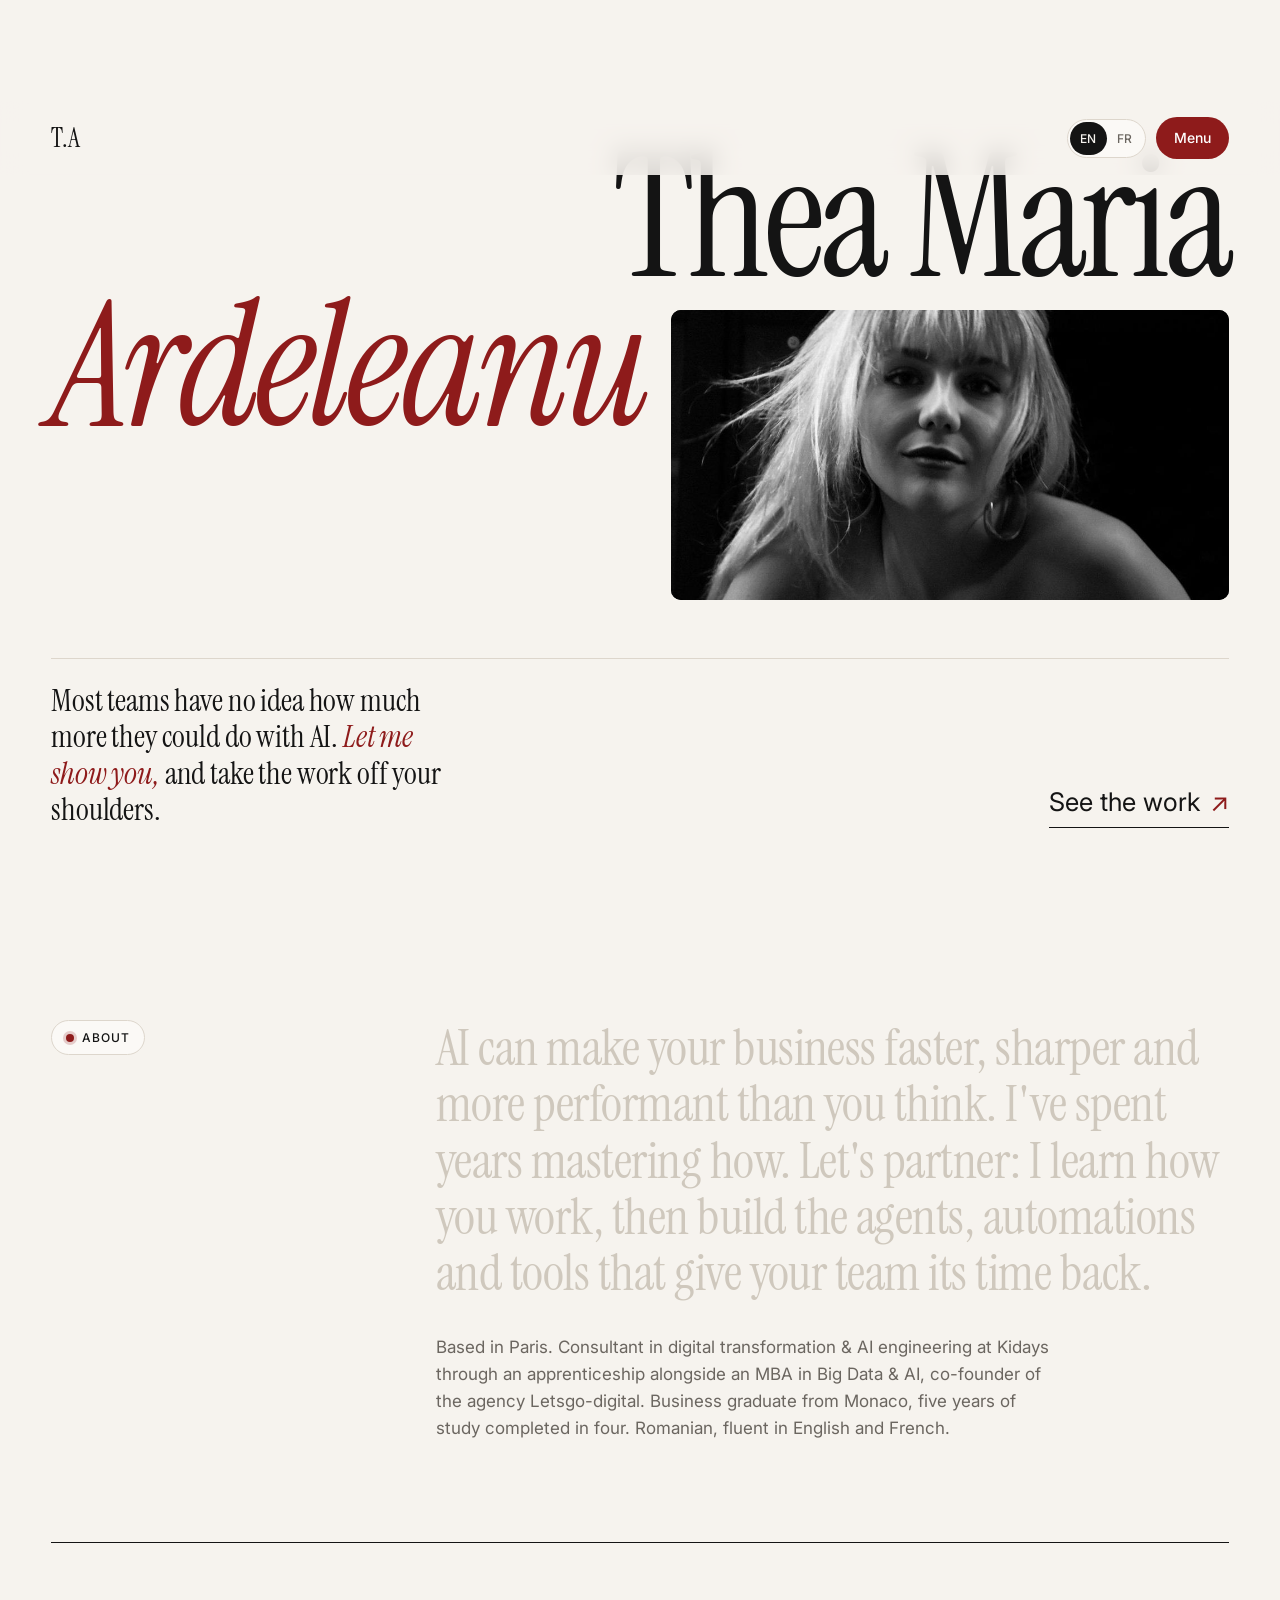
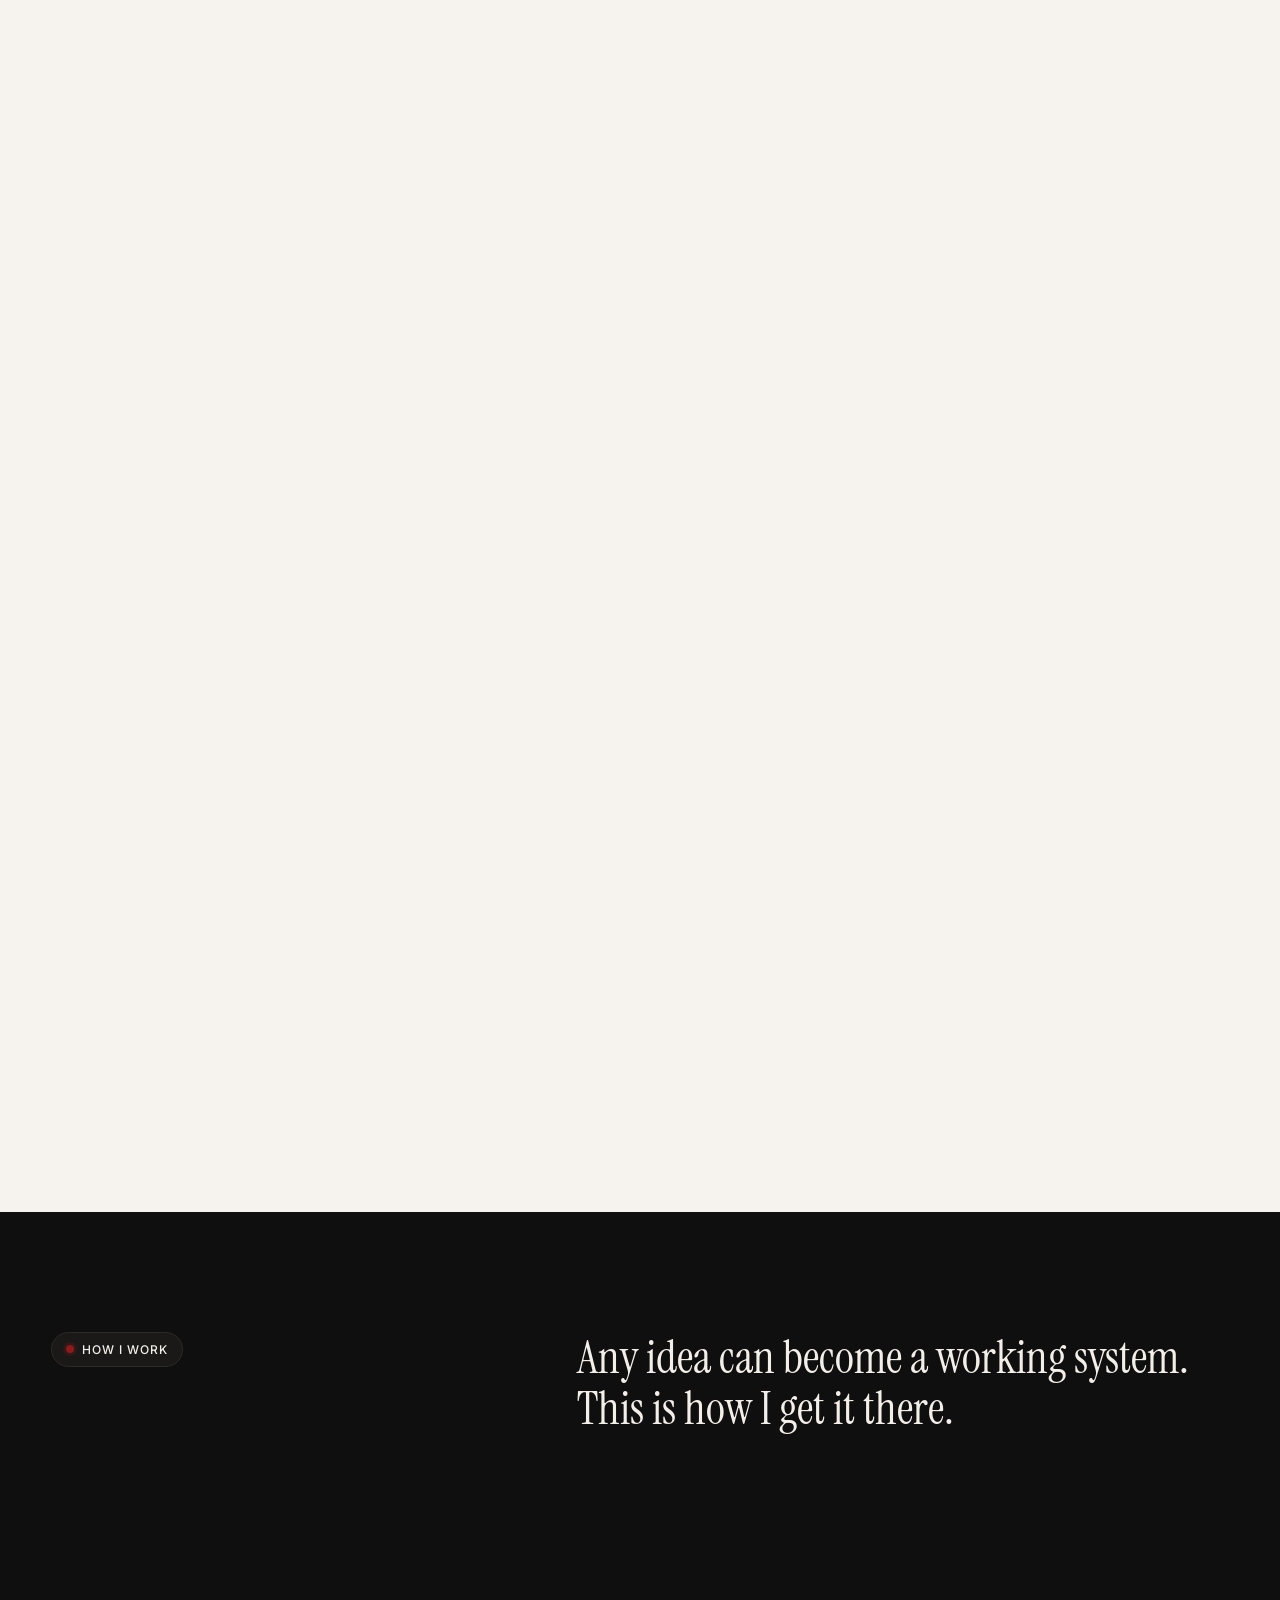
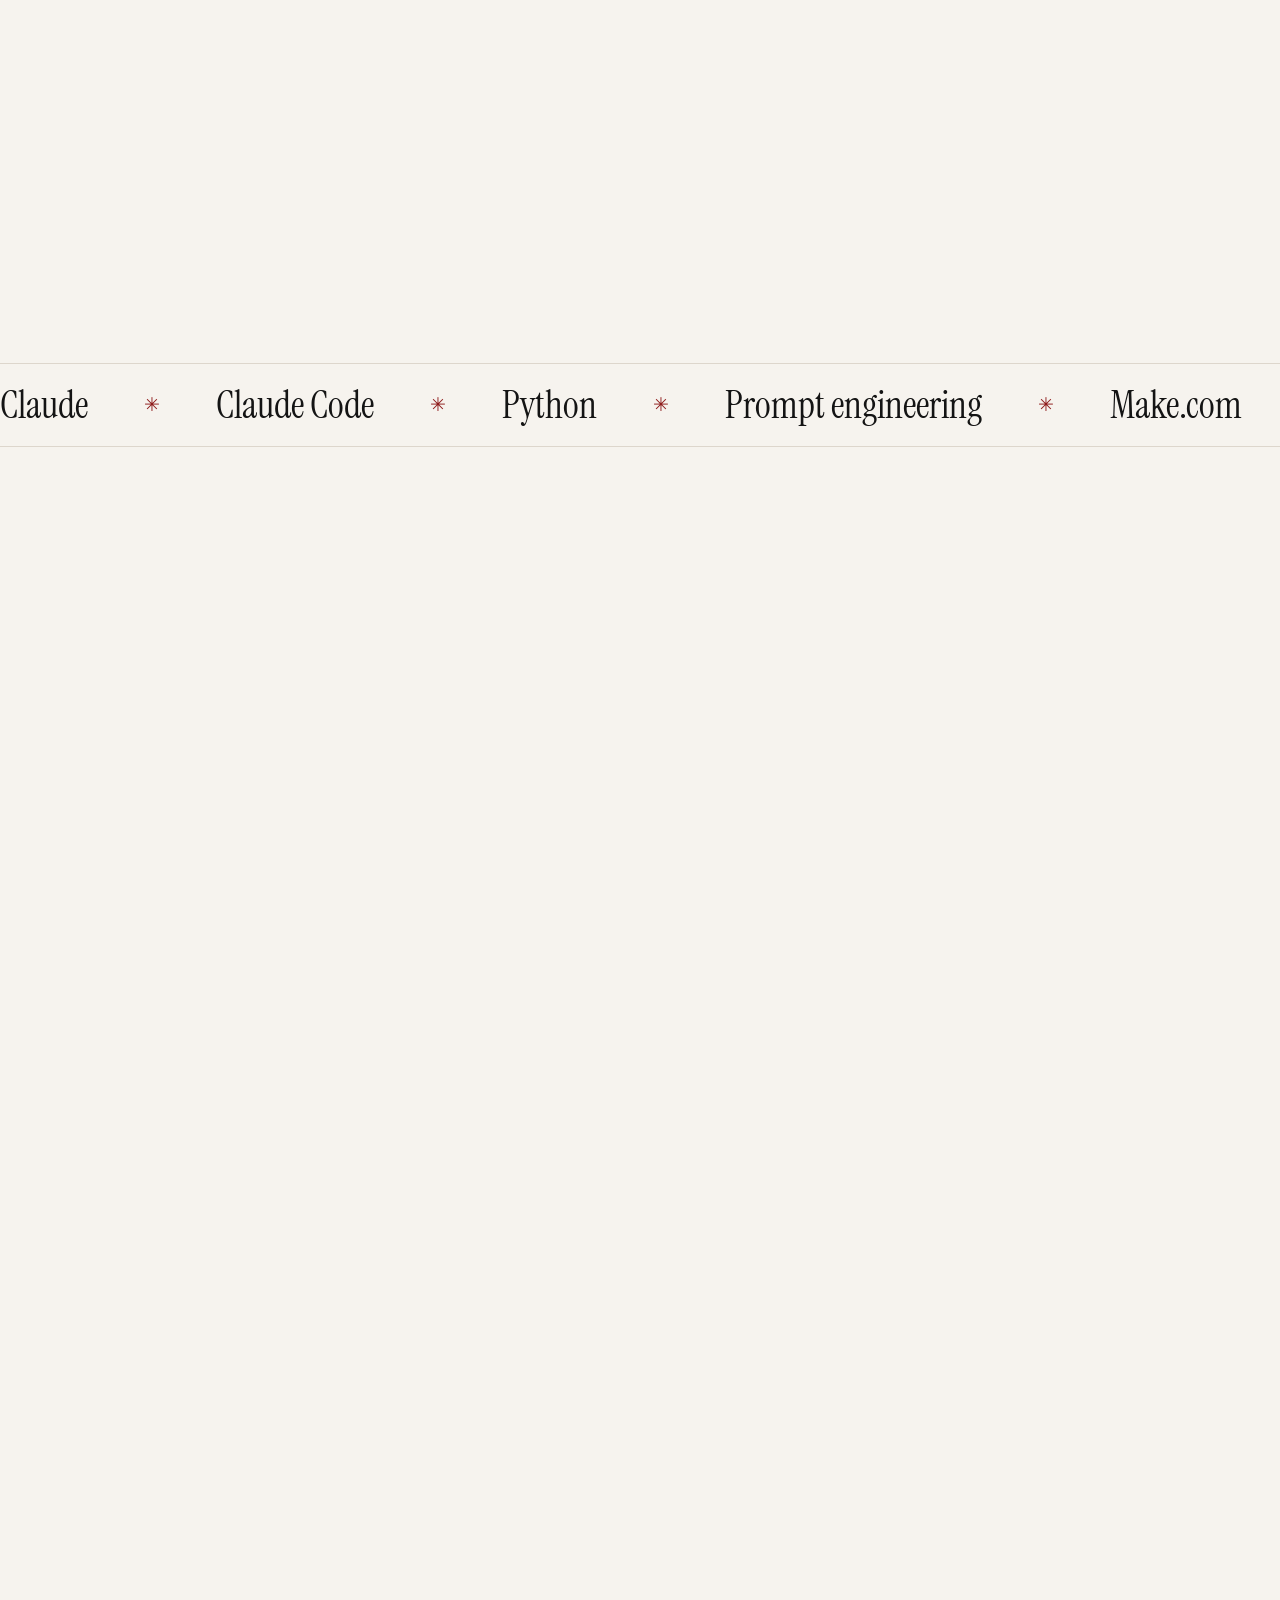
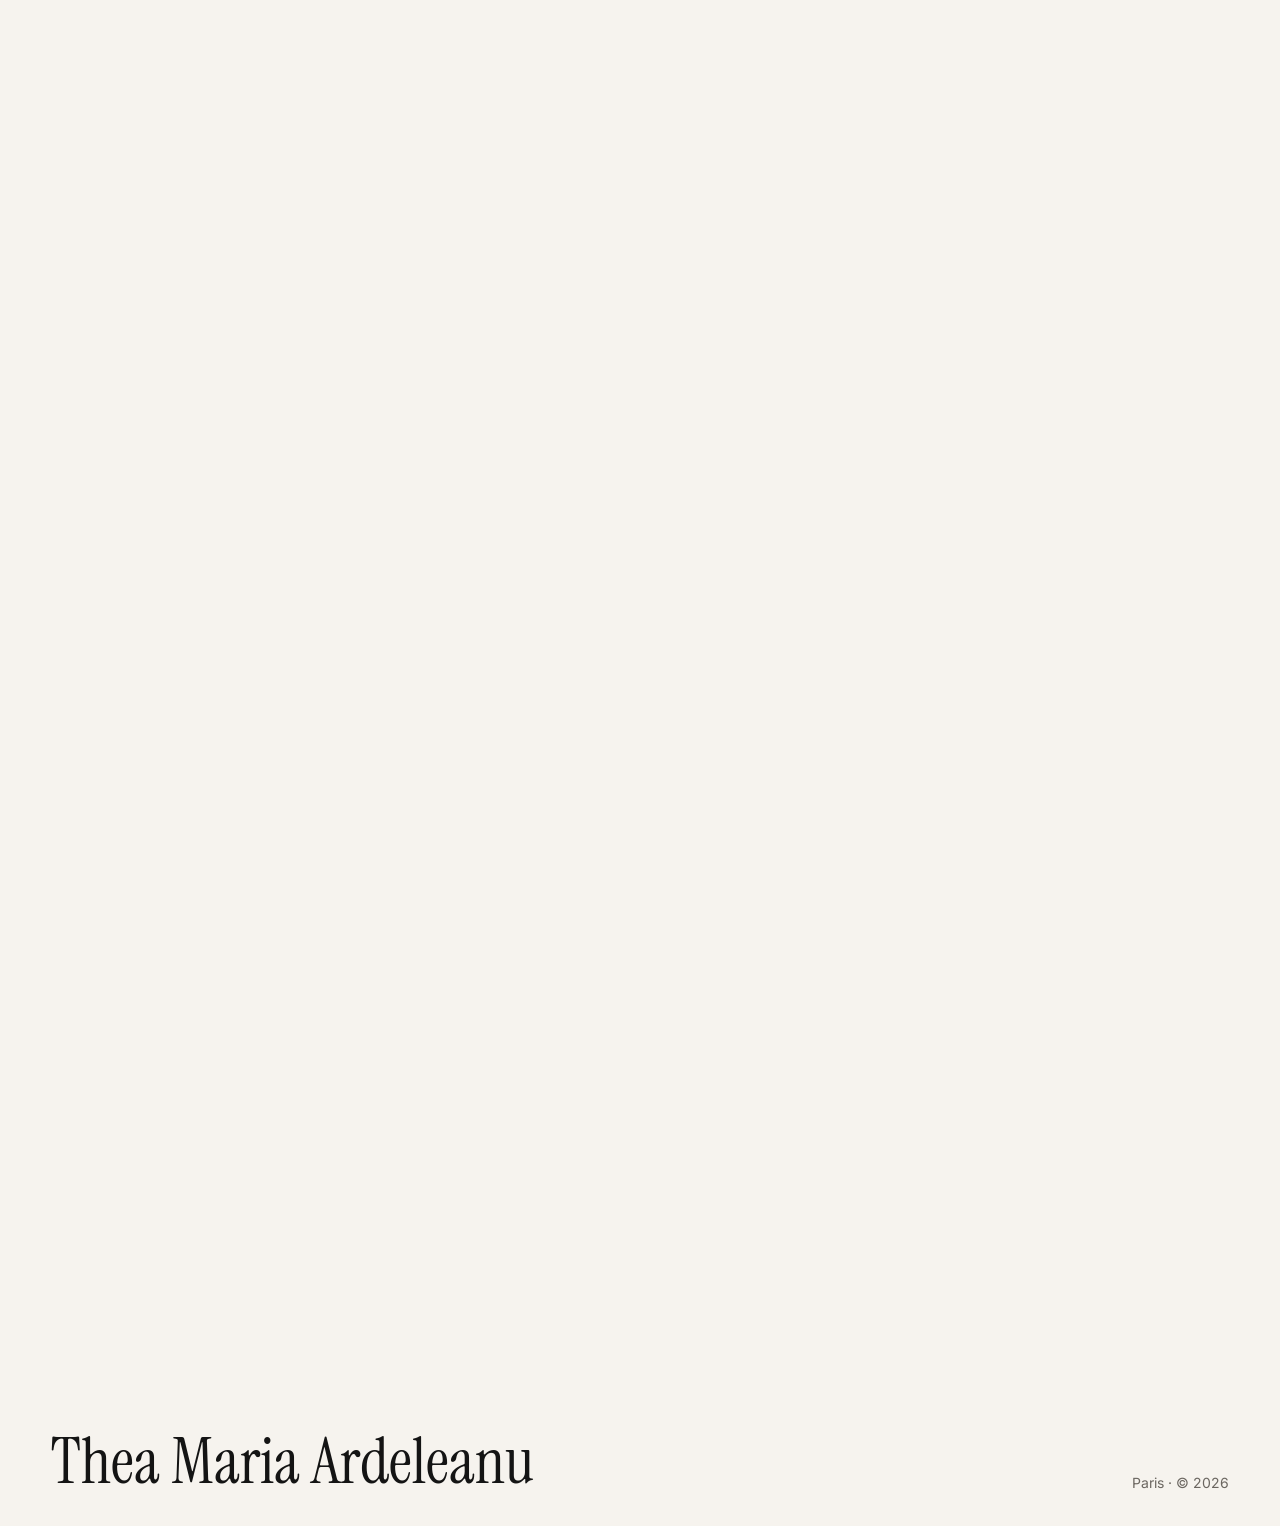
<file: about.html>
<!doctype html><html lang="en"><head><meta charset="utf-8"><title>Thea Maria Ardeleanu</title><meta name="robots" content="noindex"><link rel="canonical" href="https://ardeleanuthea.github.io/"><meta http-equiv="refresh" content="0; url=./#about"></head><body><a href="./#about">Continue</a></body></html>
</file>
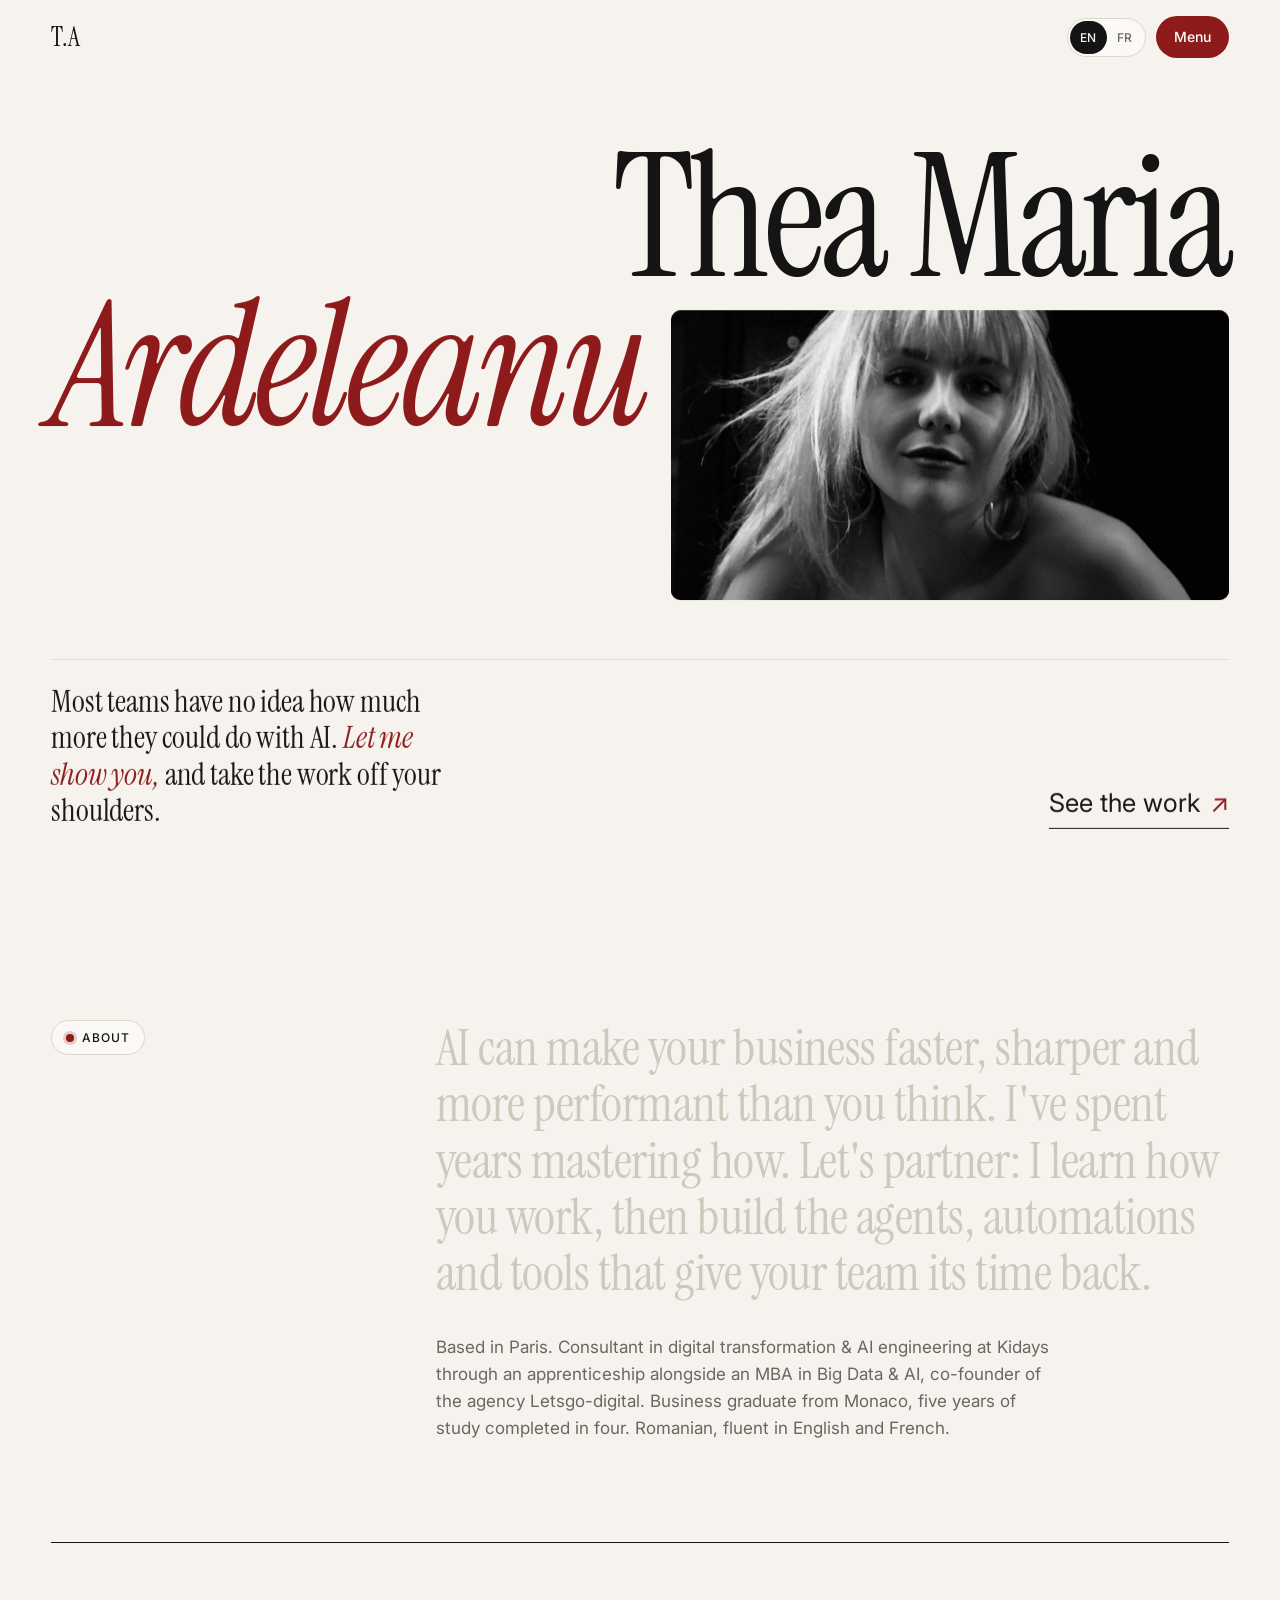
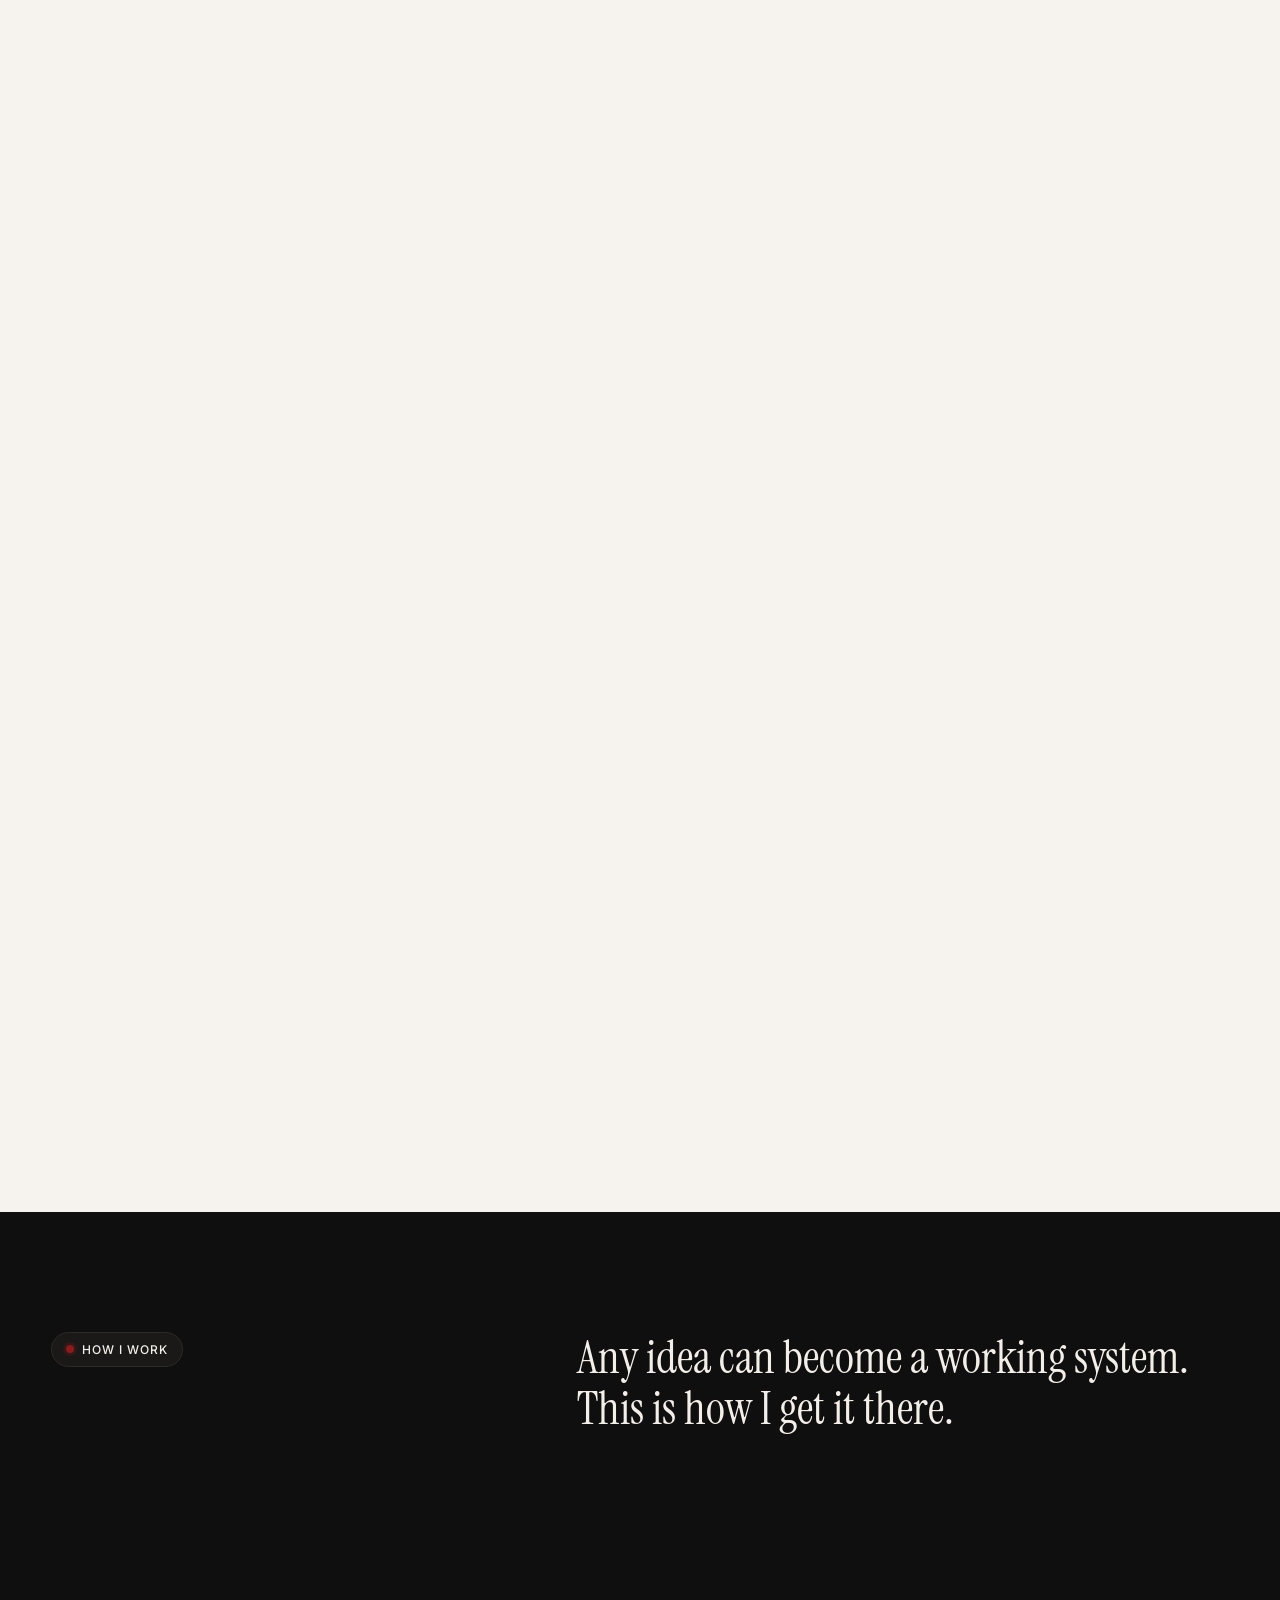
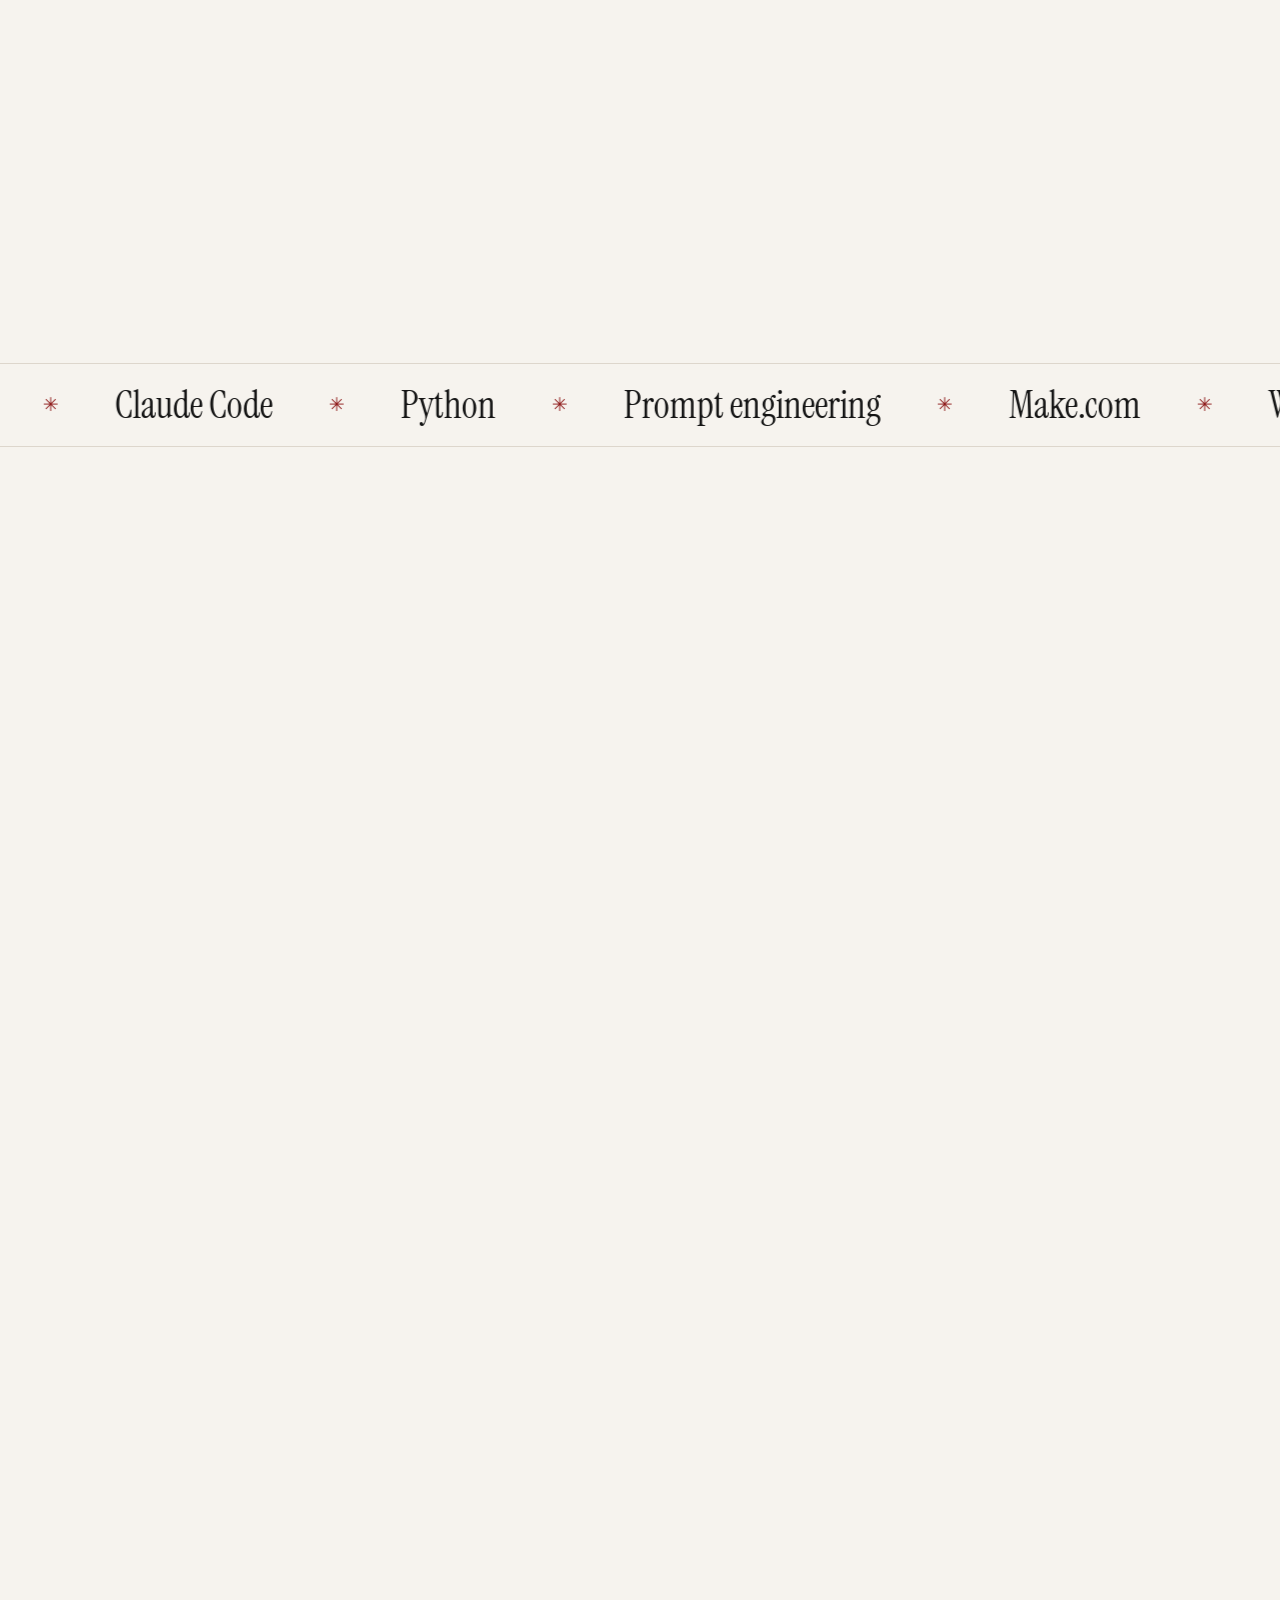
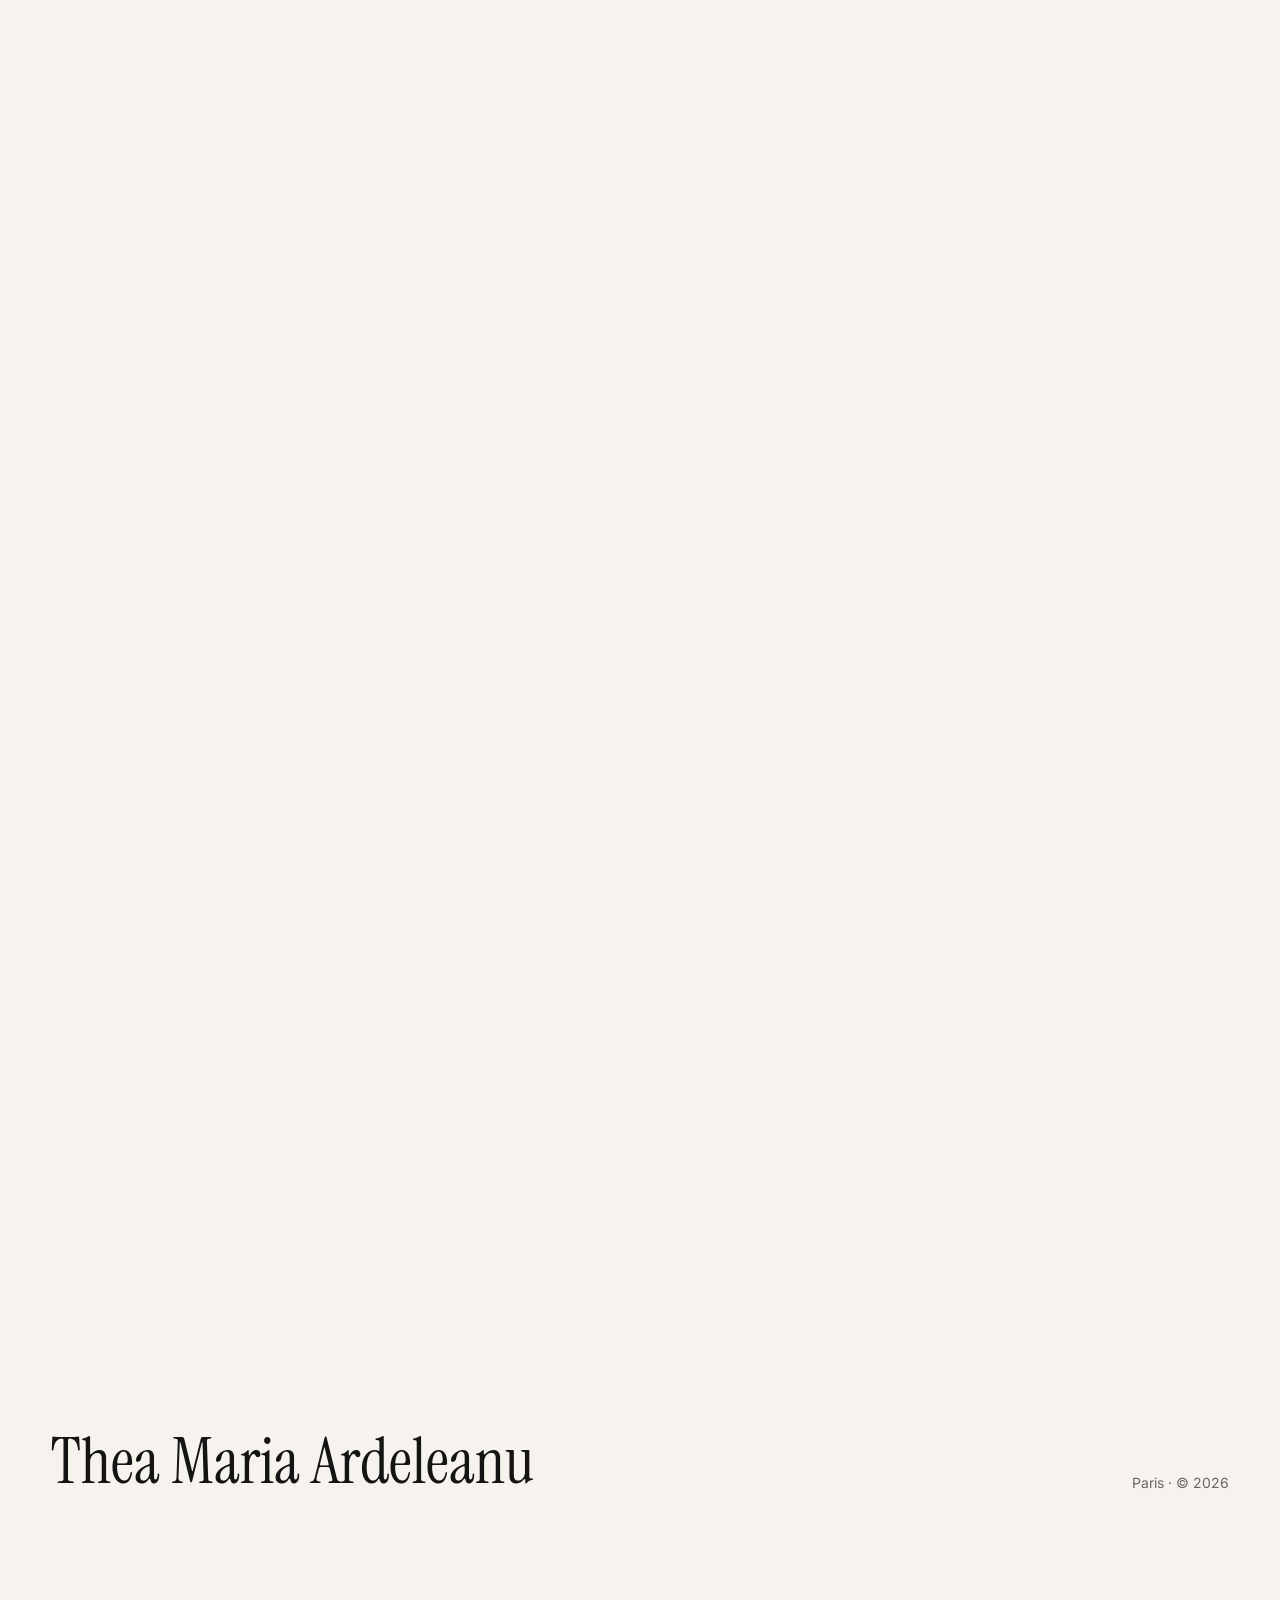
<file: contact.html>
<!doctype html><html lang="en"><head><meta charset="utf-8"><title>Thea Maria Ardeleanu</title><meta name="robots" content="noindex"><link rel="canonical" href="https://ardeleanuthea.github.io/"><meta http-equiv="refresh" content="0; url=./#contact"></head><body><a href="./#contact">Continue</a></body></html>
</file>
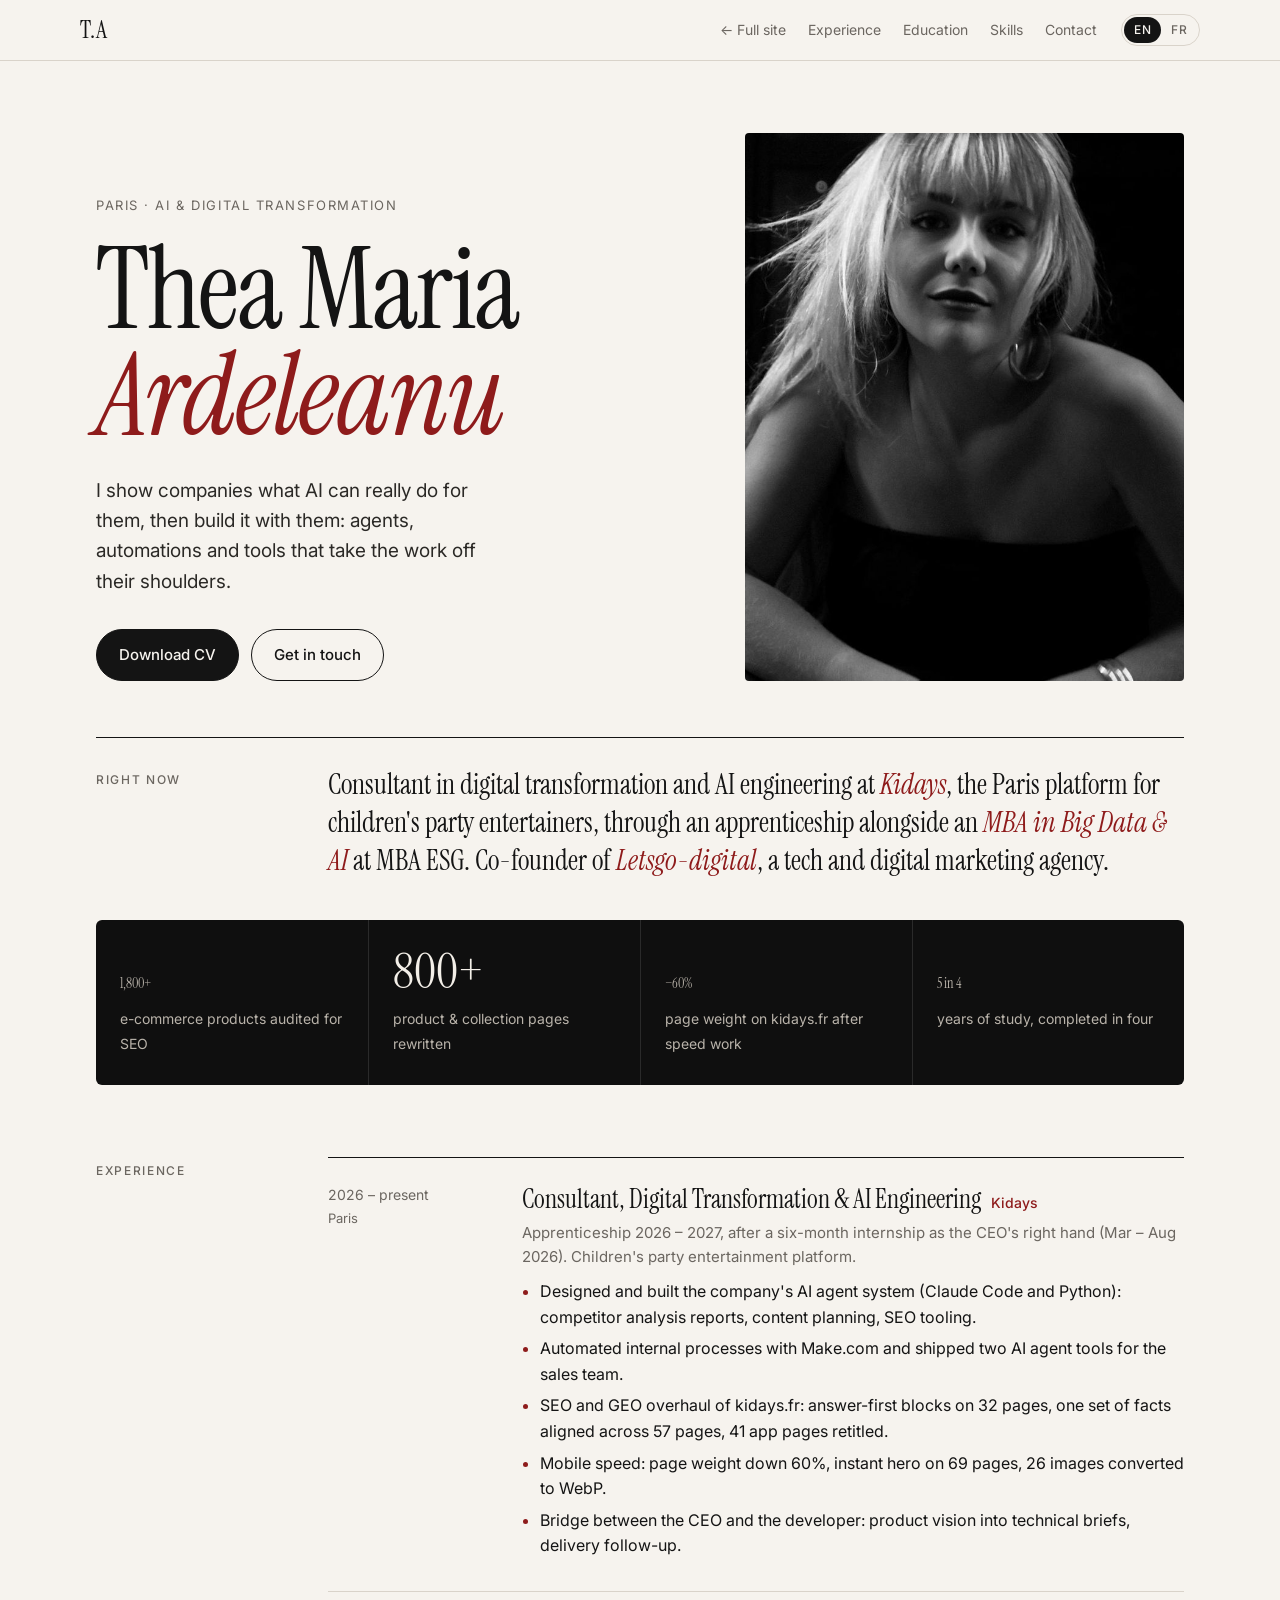
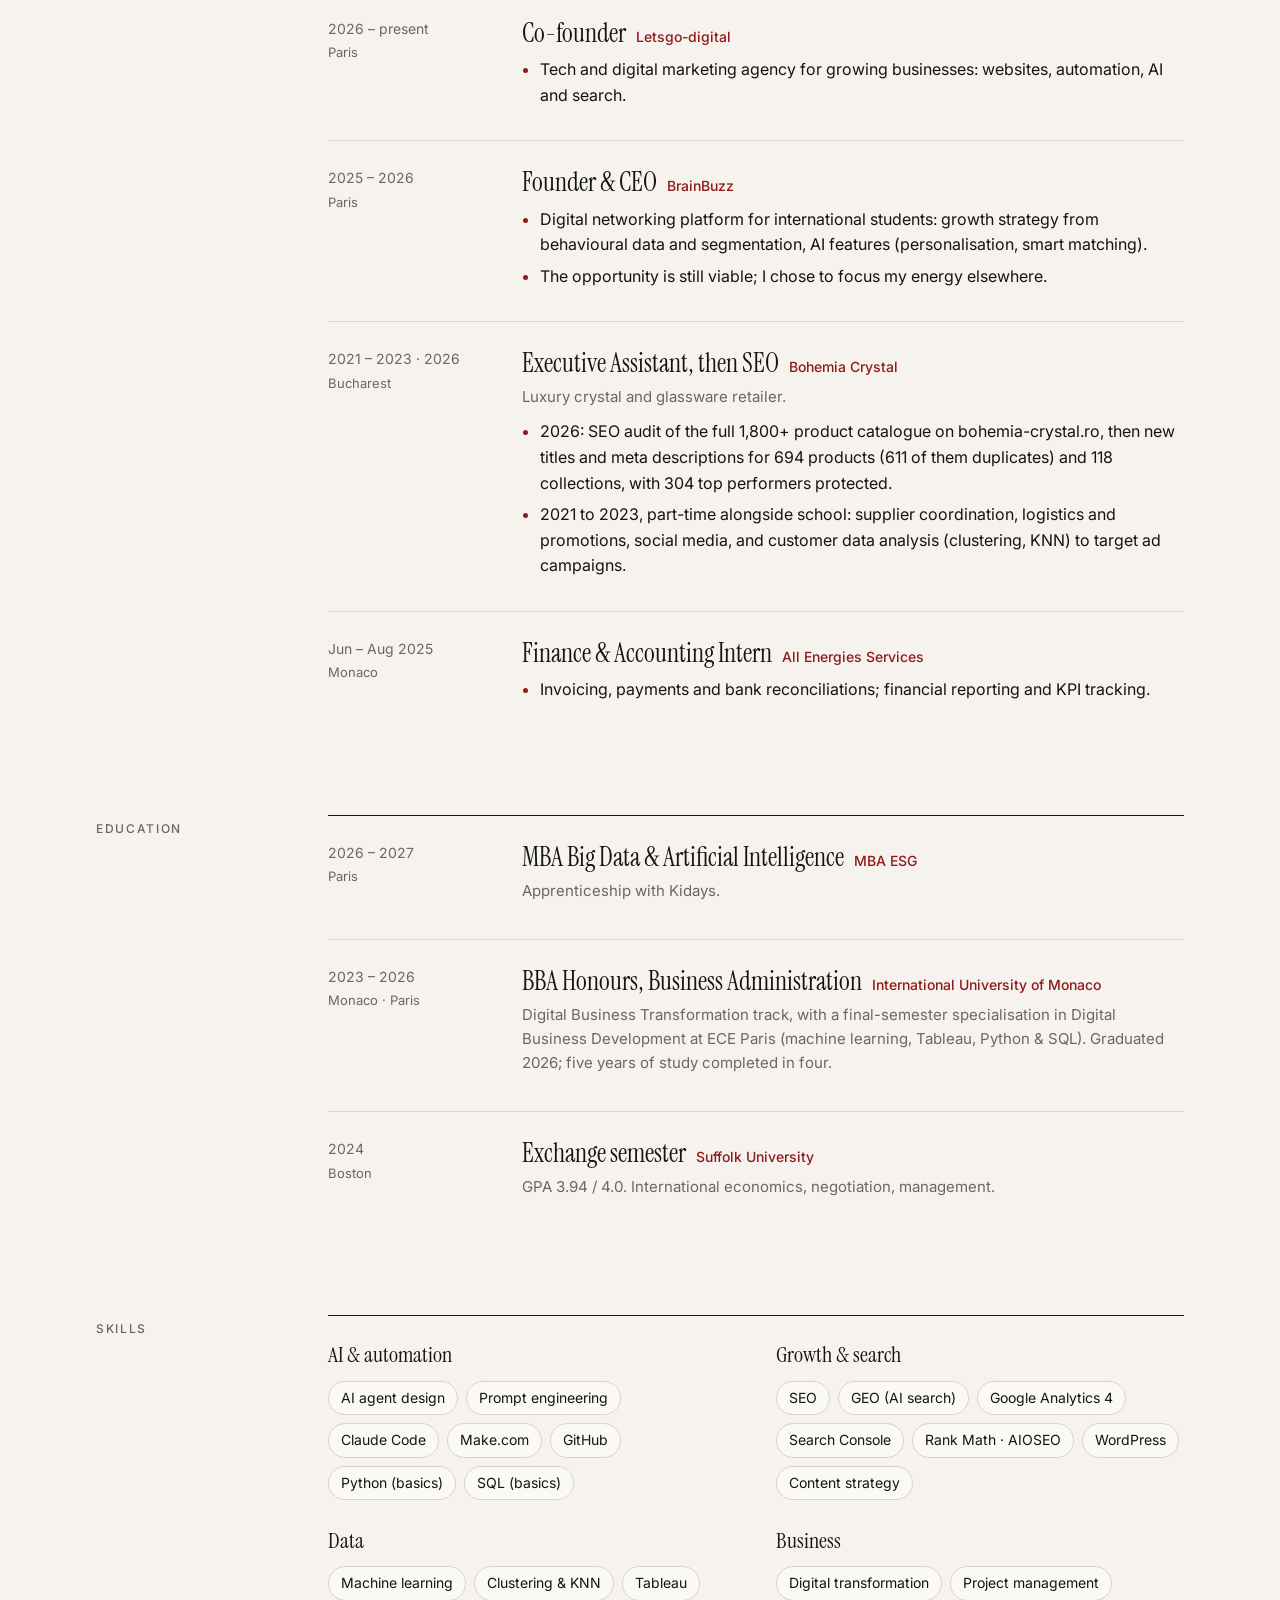
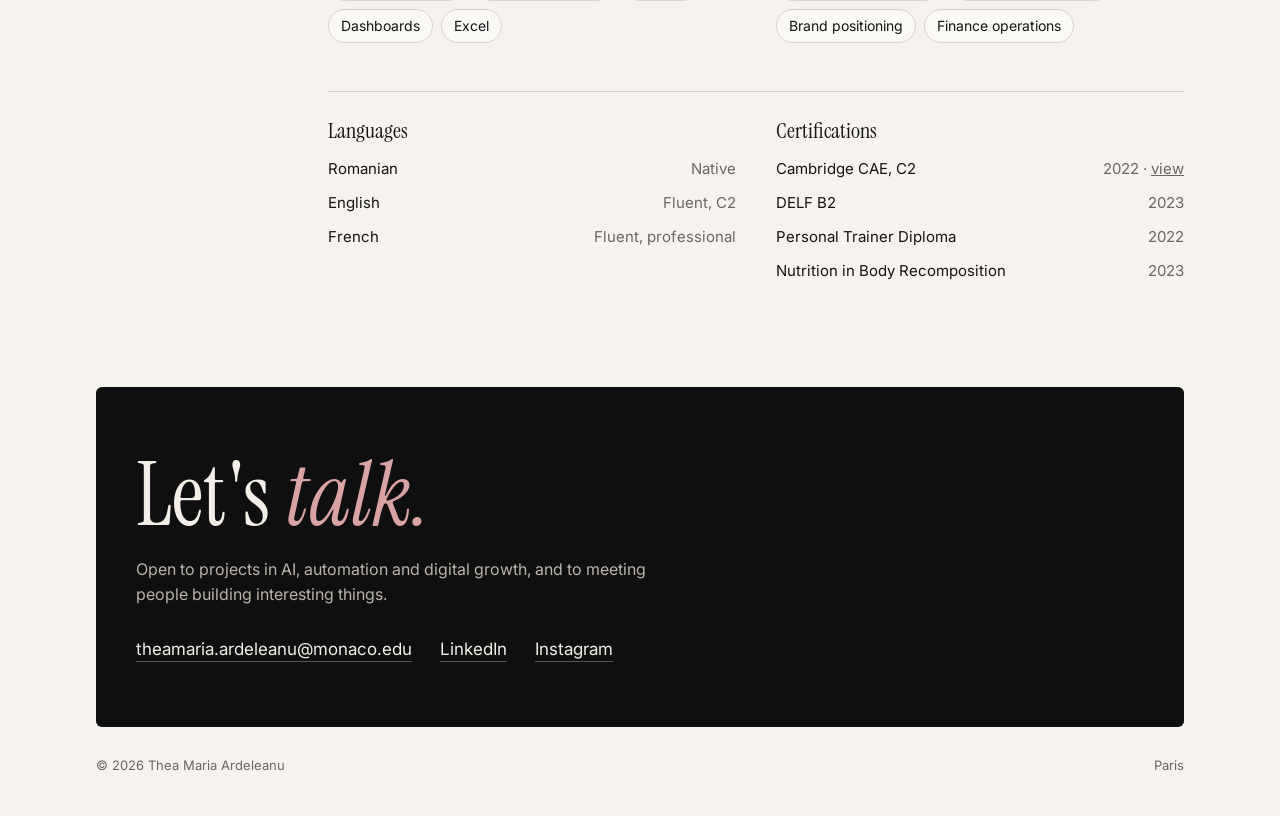
<file: cv.html>
<!doctype html>
<html lang="en" data-lang="en">
<head>
  <meta charset="utf-8">
  <meta name="viewport" content="width=device-width, initial-scale=1">
  <title>CV · Thea Maria Ardeleanu</title>
  <meta name="description" content="Thea Maria Ardeleanu, Paris. I build AI agents, automations and search strategies for growing companies. CEO's right hand at Kidays, MBA Big Data & AI at MBA ESG.">
  <meta property="og:title" content="Thea Maria Ardeleanu">
  <meta property="og:description" content="AI agents, automation and growth for growing companies. Paris.">
  <meta property="og:image" content="https://ardeleanuthea.github.io/assets/img/og.jpg">
  <meta property="og:url" content="https://ardeleanuthea.github.io/">
  <meta name="twitter:card" content="summary_large_image">
  <link rel="canonical" href="https://ardeleanuthea.github.io/cv.html">
  <link rel="icon" href="assets/img/favicon.svg" type="image/svg+xml">
  <link rel="apple-touch-icon" href="assets/img/apple-touch-icon.png">
  <link rel="preconnect" href="https://fonts.googleapis.com">
  <link rel="preconnect" href="https://fonts.gstatic.com" crossorigin>
  <link href="https://fonts.googleapis.com/css2?family=Instrument+Serif:ital@0;1&family=Inter:wght@400;500;600&display=swap" rel="stylesheet">
  <link rel="stylesheet" href="assets/cv.css">
  <script type="application/ld+json">
  {
    "@context": "https://schema.org",
    "@type": "Person",
    "name": "Thea Maria Ardeleanu",
    "url": "https://ardeleanuthea.github.io/",
    "image": "https://ardeleanuthea.github.io/assets/img/thea.jpg",
    "jobTitle": "Consultant, AI & Digital Transformation",
    "worksFor": {"@type": "Organization", "name": "Kidays", "url": "https://kidays.fr"},
    "address": {"@type": "PostalAddress", "addressLocality": "Paris", "addressCountry": "FR"},
    "alumniOf": [
      {"@type": "CollegeOrUniversity", "name": "International University of Monaco"},
      {"@type": "CollegeOrUniversity", "name": "Suffolk University"},
      {"@type": "CollegeOrUniversity", "name": "ECE Paris"}
    ],
    "knowsLanguage": ["ro", "en", "fr"],
    "sameAs": ["https://www.linkedin.com/in/thea-maria-ardeleanu-7540762a6"]
  }
  </script>
</head>
<body>

<header class="bar">
  <a class="mark" href="#top" aria-label="Thea Maria Ardeleanu, home">T.A</a>
  <nav class="nav" aria-label="Sections">
    <a href="./"><span lang="en">← Full site</span><span lang="fr">← Site complet</span></a>
    <a href="#work"><span lang="en">Experience</span><span lang="fr">Expérience</span></a>
    <a href="#education"><span lang="en">Education</span><span lang="fr">Formation</span></a>
    <a href="#skills"><span lang="en">Skills</span><span lang="fr">Compétences</span></a>
    <a href="#contact">Contact</a>
  </nav>
  <div class="lang" role="group" aria-label="Language">
    <button type="button" data-set-lang="en" aria-pressed="true">EN</button>
    <button type="button" data-set-lang="fr" aria-pressed="false">FR</button>
  </div>
</header>

<main id="top">

  <!-- HERO -->
  <section class="hero">
    <div class="hero-text">
      <p class="eyebrow">Paris · <span lang="en">AI &amp; Digital Transformation</span><span lang="fr">IA &amp; Transformation Digitale</span></p>
      <h1>Thea Maria <br><em>Ardeleanu</em></h1>
      <p class="lede" lang="en">I show companies what AI can really do for them, then build it with them: agents, automations and tools that take the work off their shoulders.</p>
      <p class="lede" lang="fr">Je montre aux entreprises ce que l'IA peut vraiment faire pour elles, puis je le construis avec elles : agents, automatisations et outils qui leur enlèvent le travail des épaules.</p>
      <div class="cta">
        <a class="btn btn-solid" lang="en" href="assets/docs/Thea_Ardeleanu_CV.pdf" download>Download CV</a>
        <a class="btn btn-solid" lang="fr" href="assets/docs/Thea_Ardeleanu_CV_FR.pdf" download>Télécharger le CV</a>
        <a class="btn" href="#contact"><span lang="en">Get in touch</span><span lang="fr">Me contacter</span></a>
      </div>
    </div>
    <figure class="hero-photo">
      <img src="assets/img/thea.jpg" width="720" height="900" alt="Portrait of Thea Maria Ardeleanu">
    </figure>
  </section>

  <!-- NOW -->
  <section class="now" aria-labelledby="now-h">
    <h2 id="now-h" class="label"><span lang="en">Right now</span><span lang="fr">En ce moment</span></h2>
    <p lang="en">Consultant in digital transformation and AI engineering at <strong>Kidays</strong>, the Paris platform for children's party entertainers, through an apprenticeship alongside an <strong>MBA in Big Data &amp; AI</strong> at MBA ESG. Co-founder of <strong>Letsgo-digital</strong>, a tech and digital marketing agency.</p>
    <p lang="fr">Consultante en transformation digitale et ingénierie IA chez <strong>Kidays</strong>, la plateforme parisienne d'animation pour enfants, en alternance avec un <strong>MBA Big Data &amp; IA</strong> à MBA ESG. Cofondatrice de <strong>Letsgo-digital</strong>, agence tech et marketing digital.</p>
  </section>

  <!-- NUMBERS -->
  <section class="stats" aria-label="Highlights">
    <div><b><span lang="en">1,800+</span><span lang="fr">1&nbsp;800+</span></b><span lang="en">e-commerce products audited for SEO</span><span lang="fr">produits e-commerce audités en SEO</span></div>
    <div><b>800+</b><span lang="en">product &amp; collection pages rewritten</span><span lang="fr">pages produits et collections réécrites</span></div>
    <div><b><span lang="en">−60%</span><span lang="fr">−60&nbsp;%</span></b><span lang="en">page weight on kidays.fr after speed work</span><span lang="fr">de poids de page sur kidays.fr</span></div>
    <div><b><span lang="en">5 in 4</span><span lang="fr">5 en 4</span></b><span lang="en">years of study, completed in four</span><span lang="fr">années d'études, réalisées en quatre</span></div>
  </section>

  <!-- EXPERIENCE -->
  <section id="work" class="block" aria-labelledby="work-h">
    <h2 id="work-h" class="label"><span lang="en">Experience</span><span lang="fr">Expérience</span></h2>

    <article class="entry">
      <div class="when">
        <span lang="en">2026 – present</span><span lang="fr">2026 – aujourd'hui</span>
        <small>Paris</small>
      </div>
      <div class="what">
        <h3><span lang="en">Consultant, Digital Transformation &amp; AI Engineering</span><span lang="fr">Consultante Transformation Digitale &amp; Ingénierie IA</span> <span class="at">Kidays</span></h3>
        <p class="sub" lang="en">Apprenticeship 2026 – 2027, after a six-month internship as the CEO's right hand (Mar – Aug 2026). Children's party entertainment platform.</p>
        <p class="sub" lang="fr">Alternance 2026 – 2027, après six mois de stage comme bras droit du CEO (mars – août 2026). Plateforme d'animation d'anniversaires pour enfants.</p>
        <ul lang="en">
          <li>Designed and built the company's AI agent system (Claude Code and Python): competitor analysis reports, content planning, SEO tooling.</li>
          <li>Automated internal processes with Make.com and shipped two AI agent tools for the sales team.</li>
          <li>SEO and GEO overhaul of kidays.fr: answer-first blocks on 32 pages, one set of facts aligned across 57 pages, 41 app pages retitled.</li>
          <li>Mobile speed: page weight down 60%, instant hero on 69 pages, 26 images converted to WebP.</li>
          <li>Bridge between the CEO and the developer: product vision into technical briefs, delivery follow-up.</li>
        </ul>
        <ul lang="fr">
          <li>Conception et développement du système d'agents IA de l'entreprise (Claude Code et Python) : veille concurrentielle, planification de contenu, outils SEO.</li>
          <li>Automatisation des processus internes avec Make.com et deux outils d'agents IA livrés à l'équipe commerciale.</li>
          <li>Refonte SEO et GEO de kidays.fr : blocs réponse sur 32 pages, faits alignés sur 57 pages, 41 pages de l'app retitrées.</li>
          <li>Vitesse mobile : poids de page réduit de 60 %, hero instantané sur 69 pages, 26 images converties en WebP.</li>
          <li>Interface entre le CEO et le développeur : vision produit en briefs techniques, suivi des livraisons.</li>
        </ul>
      </div>
    </article>

    <article class="entry">
      <div class="when">
        <span lang="en">2026 – present</span><span lang="fr">2026 – aujourd'hui</span>
        <small>Paris</small>
      </div>
      <div class="what">
        <h3><span lang="en">Co-founder</span><span lang="fr">Cofondatrice</span> <span class="at">Letsgo-digital</span></h3>
        <ul lang="en"><li>Tech and digital marketing agency for growing businesses: websites, automation, AI and search.</li></ul>
        <ul lang="fr"><li>Agence tech et marketing digital pour les entreprises en croissance : sites, automatisation, IA et visibilité.</li></ul>
      </div>
    </article>

    <article class="entry">
      <div class="when">
        <span>2025 – 2026</span>
        <small>Paris</small>
      </div>
      <div class="what">
        <h3><span lang="en">Founder &amp; CEO</span><span lang="fr">Fondatrice &amp; CEO</span> <span class="at">BrainBuzz</span></h3>
        <ul lang="en">
          <li>Digital networking platform for international students: growth strategy from behavioural data and segmentation, AI features (personalisation, smart matching).</li>
          <li>The opportunity is still viable; I chose to focus my energy elsewhere.</li>
        </ul>
        <ul lang="fr">
          <li>Plateforme de networking pour étudiants internationaux : stratégie de croissance fondée sur l'analyse comportementale et la segmentation, fonctionnalités IA (personnalisation, smart matching).</li>
          <li>L'opportunité reste viable ; j'ai choisi de concentrer mon énergie ailleurs.</li>
        </ul>
      </div>
    </article>

    <article class="entry">
      <div class="when">
        <span>2021 – 2023 · 2026</span>
        <small><span lang="en">Bucharest</span><span lang="fr">Bucarest</span></small>
      </div>
      <div class="what">
        <h3><span lang="en">Executive Assistant, then SEO</span><span lang="fr">Assistante de direction, puis SEO</span> <span class="at">Bohemia Crystal</span></h3>
        <p class="sub" lang="en">Luxury crystal and glassware retailer.</p>
        <p class="sub" lang="fr">Distributeur de cristal et verrerie de luxe.</p>
        <ul lang="en">
          <li>2026: SEO audit of the full 1,800+ product catalogue on bohemia-crystal.ro, then new titles and meta descriptions for 694 products (611 of them duplicates) and 118 collections, with 304 top performers protected.</li>
          <li>2021 to 2023, part-time alongside school: supplier coordination, logistics and promotions, social media, and customer data analysis (clustering, KNN) to target ad campaigns.</li>
        </ul>
        <ul lang="fr">
          <li>2026 : audit SEO de l'ensemble du catalogue (1 800+ produits) de bohemia-crystal.ro, puis nouveaux titres et méta-descriptions pour 694 produits (dont 611 doublons) et 118 collections, en protégeant les 304 pages les plus performantes.</li>
          <li>2021 à 2023, à temps partiel pendant mes études : coordination fournisseurs, logistique et promotions, réseaux sociaux, et analyse des données clients (clustering, KNN) pour cibler les campagnes publicitaires.</li>
        </ul>
      </div>
    </article>

    <article class="entry">
      <div class="when">
        <span lang="en">Jun – Aug 2025</span><span lang="fr">Juin – Août 2025</span>
        <small>Monaco</small>
      </div>
      <div class="what">
        <h3><span lang="en">Finance &amp; Accounting Intern</span><span lang="fr">Stagiaire Finance &amp; Comptabilité</span> <span class="at">All Energies Services</span></h3>
        <ul lang="en">
          <li>Invoicing, payments and bank reconciliations; financial reporting and KPI tracking.</li>
        </ul>
        <ul lang="fr">
          <li>Facturation, paiements et rapprochements bancaires ; reporting financier et suivi des KPI.</li>
        </ul>
      </div>
    </article>
  </section>

  <!-- EDUCATION -->
  <section id="education" class="block" aria-labelledby="edu-h">
    <h2 id="edu-h" class="label"><span lang="en">Education</span><span lang="fr">Formation</span></h2>

    <article class="entry">
      <div class="when"><span>2026 – 2027</span><small>Paris</small></div>
      <div class="what">
        <h3>MBA Big Data &amp; <span lang="en">Artificial Intelligence</span><span lang="fr">Intelligence Artificielle</span> <span class="at">MBA ESG</span></h3>
        <p class="sub" lang="en">Apprenticeship with Kidays.</p>
        <p class="sub" lang="fr">En alternance chez Kidays.</p>
      </div>
    </article>

    <article class="entry">
      <div class="when"><span>2023 – 2026</span><small>Monaco · Paris</small></div>
      <div class="what">
        <h3>BBA Honours, Business Administration <span class="at">International University of Monaco</span></h3>
        <p class="sub" lang="en">Digital Business Transformation track, with a final-semester specialisation in Digital Business Development at ECE Paris (machine learning, Tableau, Python &amp; SQL). Graduated 2026; five years of study completed in four.</p>
        <p class="sub" lang="fr">Parcours Digital Business Transformation, avec un dernier semestre de spécialisation Développement des activités digitales à l'ECE Paris (machine learning, Tableau, Python &amp; SQL). Diplômée en 2026 ; cinq années d'études réalisées en quatre.</p>
      </div>
    </article>

    

    <article class="entry">
      <div class="when"><span>2024</span><small>Boston</small></div>
      <div class="what">
        <h3><span lang="en">Exchange semester</span><span lang="fr">Semestre d'échange</span> <span class="at">Suffolk University</span></h3>
        <p class="sub" lang="en">GPA 3.94 / 4.0. International economics, negotiation, management.</p>
        <p class="sub" lang="fr">GPA 3,94 / 4,0. Économie internationale, négociation, management.</p>
      </div>
    </article>
  </section>

  <!-- SKILLS -->
  <section id="skills" class="block" aria-labelledby="skills-h">
    <h2 id="skills-h" class="label"><span lang="en">Skills</span><span lang="fr">Compétences</span></h2>
    <div class="skills">
      <div>
        <h3><span lang="en">AI &amp; automation</span><span lang="fr">IA &amp; automatisation</span></h3>
        <ul class="tags">
          <li><span lang="en">AI agent design</span><span lang="fr">Conception d'agents IA</span></li>
          <li>Prompt engineering</li>
          <li>Claude Code</li>
          <li>Make.com</li>
          <li>GitHub</li>
          <li><span lang="en">Python (basics)</span><span lang="fr">Python (bases)</span></li>
          <li><span lang="en">SQL (basics)</span><span lang="fr">SQL (bases)</span></li>
        </ul>
      </div>
      <div>
        <h3><span lang="en">Growth &amp; search</span><span lang="fr">Croissance &amp; visibilité</span></h3>
        <ul class="tags">
          <li>SEO</li>
          <li><span lang="en">GEO (AI search)</span><span lang="fr">GEO (recherche IA)</span></li>
          <li>Google Analytics 4</li>
          <li>Search Console</li>
          <li>Rank Math · AIOSEO</li>
          <li>WordPress</li>
          <li><span lang="en">Content strategy</span><span lang="fr">Stratégie de contenu</span></li>
        </ul>
      </div>
      <div>
        <h3>Data</h3>
        <ul class="tags">
          <li>Machine learning</li>
          <li>Clustering &amp; KNN</li>
          <li>Tableau</li>
          <li>Dashboards</li>
          <li>Excel</li>
        </ul>
      </div>
      <div>
        <h3>Business</h3>
        <ul class="tags">
          <li><span lang="en">Digital transformation</span><span lang="fr">Transformation digitale</span></li>
          <li><span lang="en">Project management</span><span lang="fr">Gestion de projet</span></li>
          <li><span lang="en">Brand positioning</span><span lang="fr">Positionnement de marque</span></li>
          <li><span lang="en">Finance operations</span><span lang="fr">Opérations financières</span></li>
        </ul>
      </div>
    </div>

    <div class="split">
      <div>
        <h3><span lang="en">Languages</span><span lang="fr">Langues</span></h3>
        <dl class="kv">
          <dt><span lang="en">Romanian</span><span lang="fr">Roumain</span></dt><dd><span lang="en">Native</span><span lang="fr">Langue maternelle</span></dd>
          <dt><span lang="en">English</span><span lang="fr">Anglais</span></dt><dd><span lang="en">Fluent, C2</span><span lang="fr">Courant, C2</span></dd>
          <dt><span lang="en">French</span><span lang="fr">Français</span></dt><dd><span lang="en">Fluent, professional</span><span lang="fr">Courant, professionnel</span></dd>
        </dl>
      </div>
      <div>
        <h3>Certifications</h3>
        <dl class="kv">
          <dt>Cambridge CAE, C2</dt><dd>2022<span class="screen-only"> · <a href="assets/docs/CAE_Certificate.pdf"><span lang="en">view</span><span lang="fr">voir</span></a></span></dd>
          <dt>DELF B2</dt><dd>2023</dd>
          <dt><span lang="en">Personal Trainer Diploma</span><span lang="fr">Diplôme de coach sportif</span></dt><dd>2022</dd>
          <dt><span lang="en">Nutrition in Body Recomposition</span><span lang="fr">Nutrition et recomposition corporelle</span></dt><dd>2023</dd>
        </dl>
      </div>
    </div>
  </section>

  <!-- CONTACT -->
  <section id="contact" class="contact" aria-labelledby="contact-h">
    <h2 id="contact-h"><span lang="en">Let's <em>talk.</em></span><span lang="fr">Parlons-<em>en.</em></span></h2>
    <p lang="en">Open to projects in AI, automation and digital growth, and to meeting people building interesting things.</p>
    <p lang="fr">Ouverte aux projets en IA, automatisation et croissance digitale, et aux rencontres avec celles et ceux qui construisent des choses intéressantes.</p>
    <ul class="links">
      <li><a href="mailto:theamaria.ardeleanu@monaco.edu">theamaria.ardeleanu@monaco.edu</a></li>
      <li><a href="https://www.linkedin.com/in/thea-maria-ardeleanu-7540762a6" target="_blank" rel="noopener">LinkedIn</a></li>
      <li><a href="https://www.instagram.com/ardeleanuthea_/" target="_blank" rel="noopener">Instagram</a></li>
    </ul>
  </section>
</main>

<footer class="foot">
  <span>© 2026 Thea Maria Ardeleanu</span>
  <span>Paris</span>
</footer>

<script src="assets/cv.js"></script>
</body>
</html>
</file>
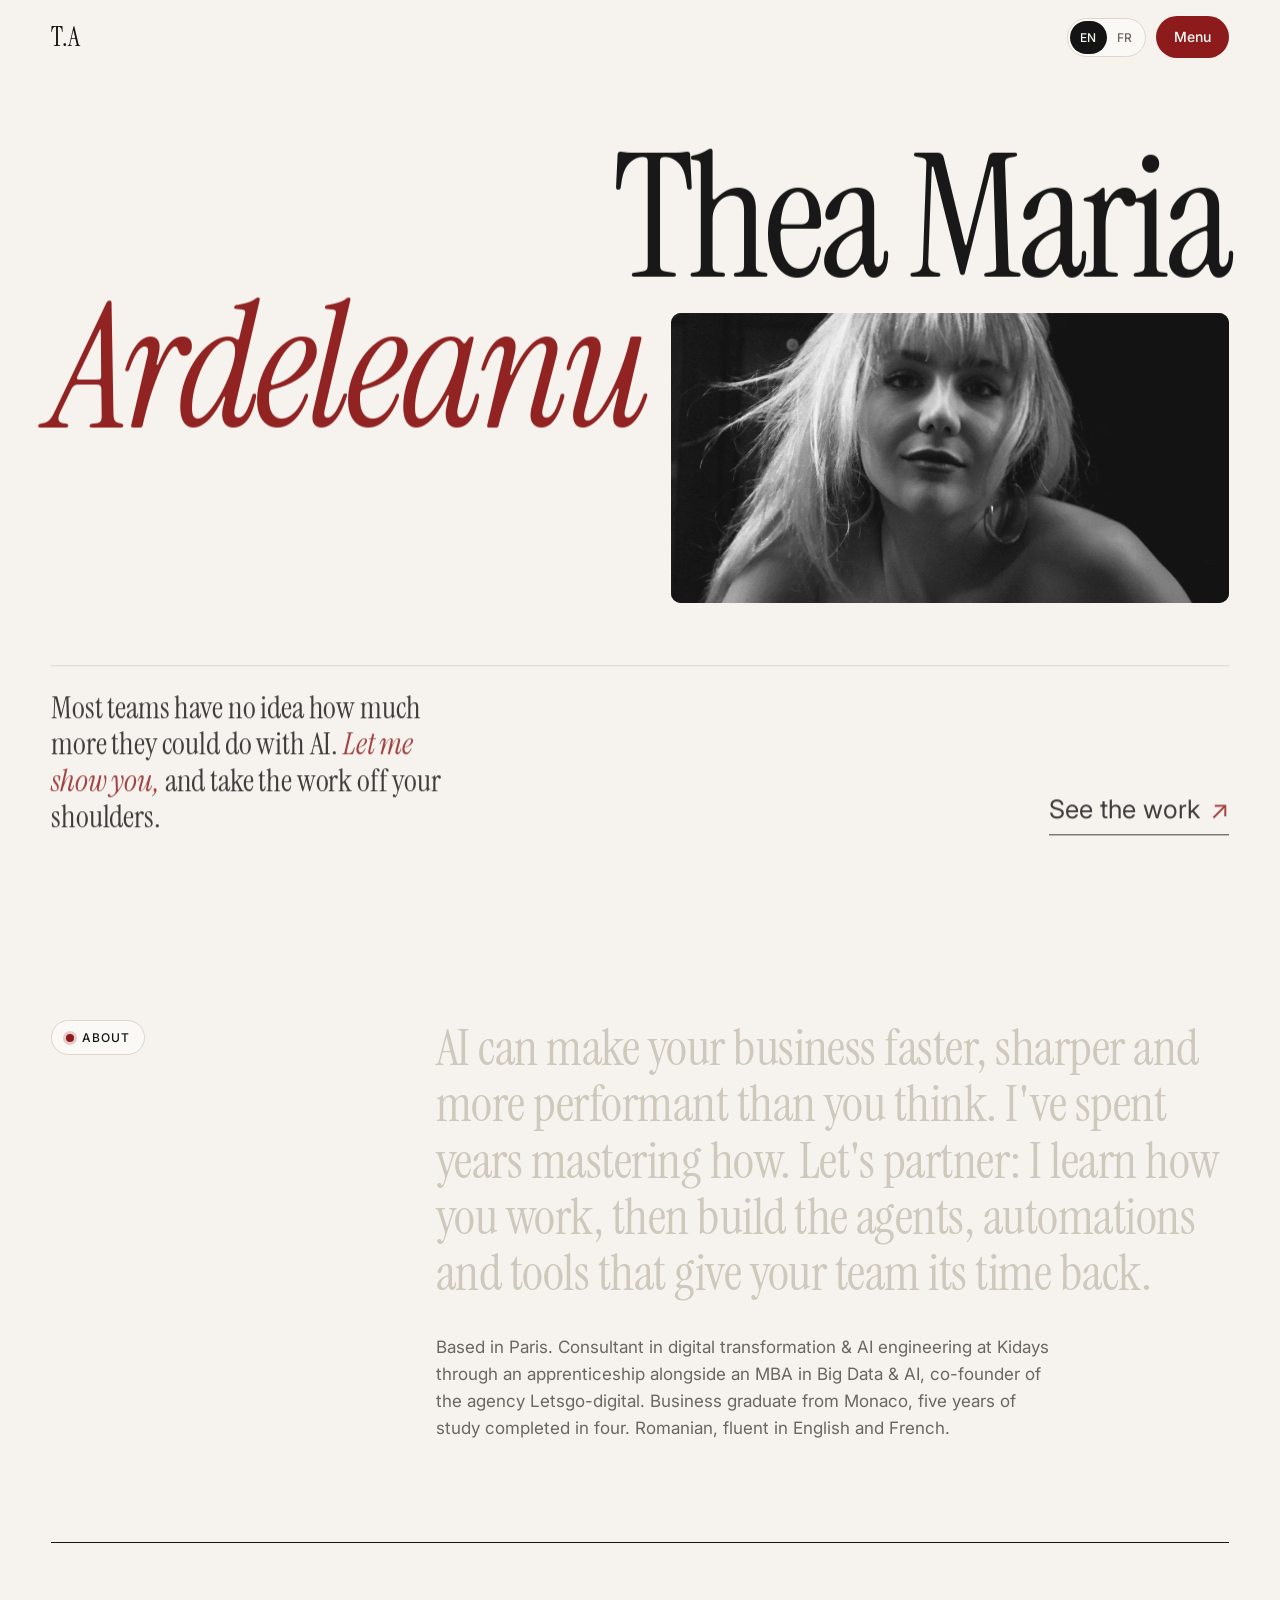
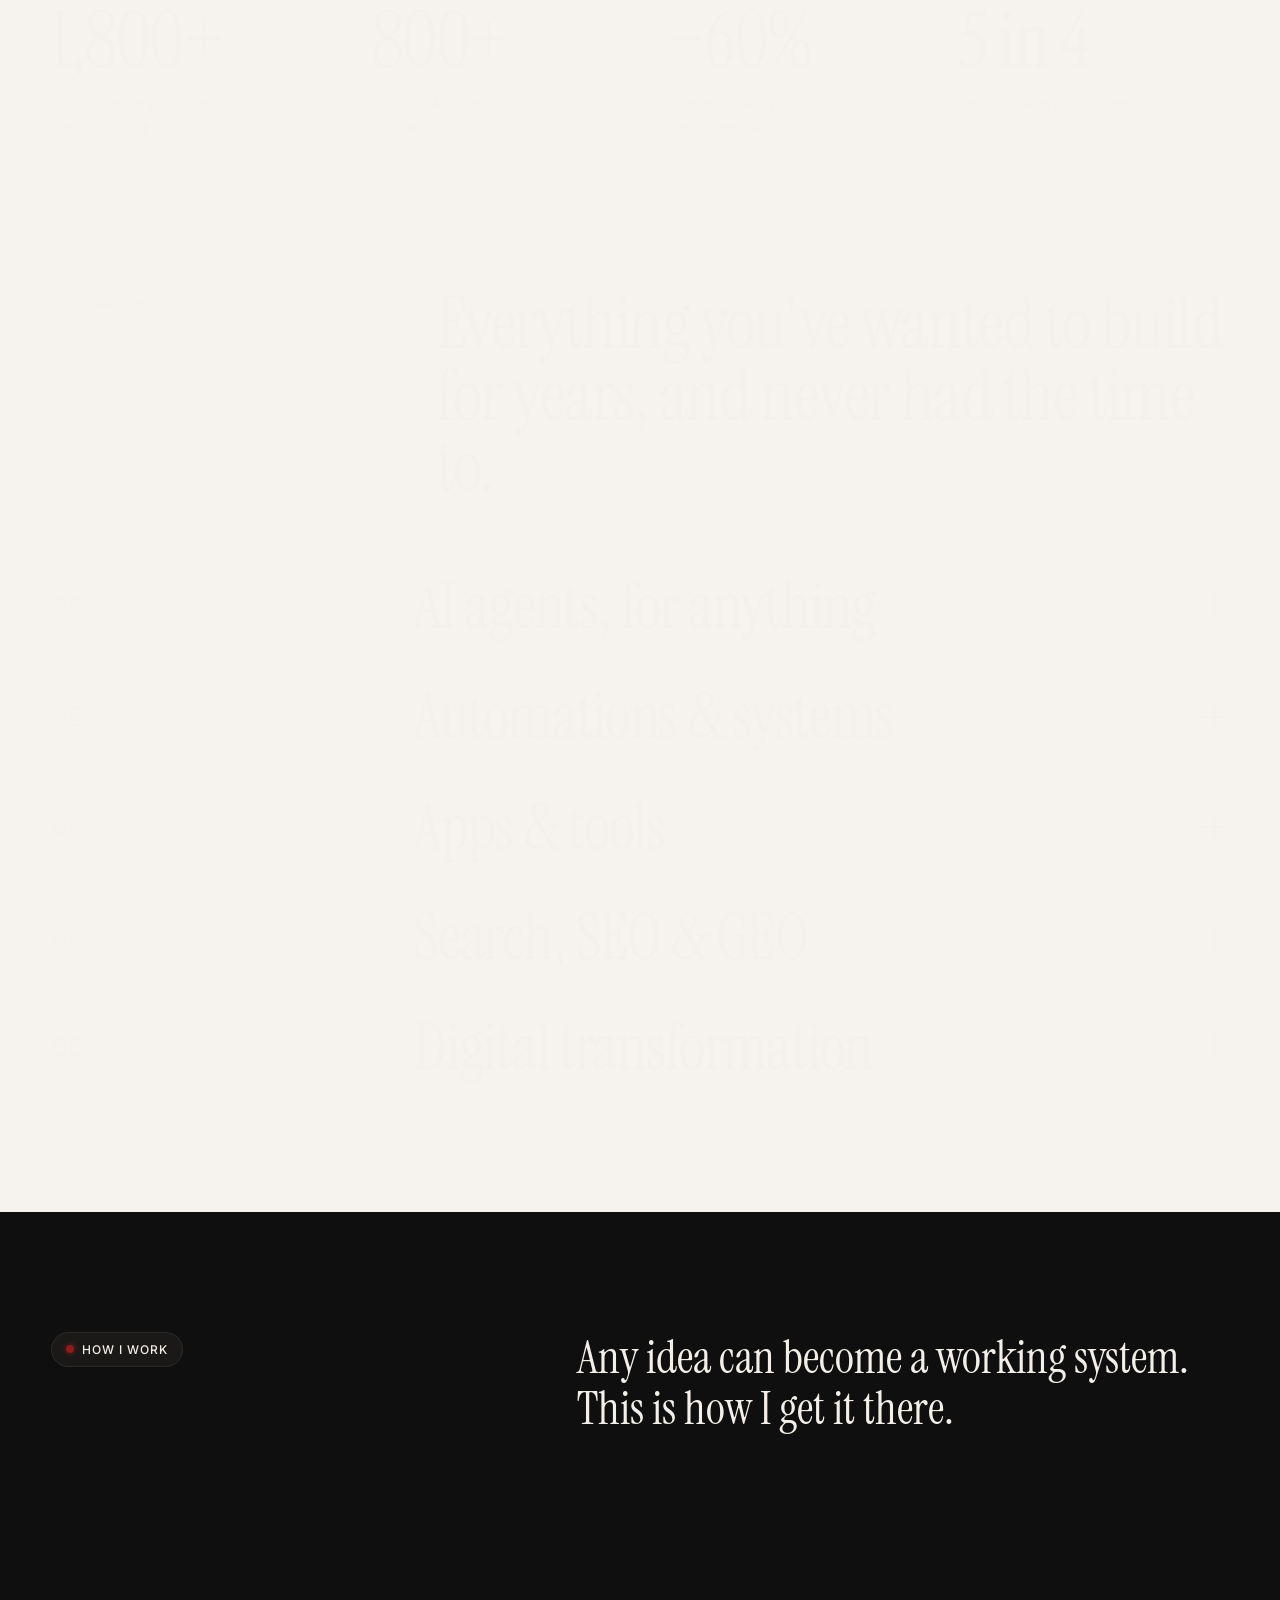
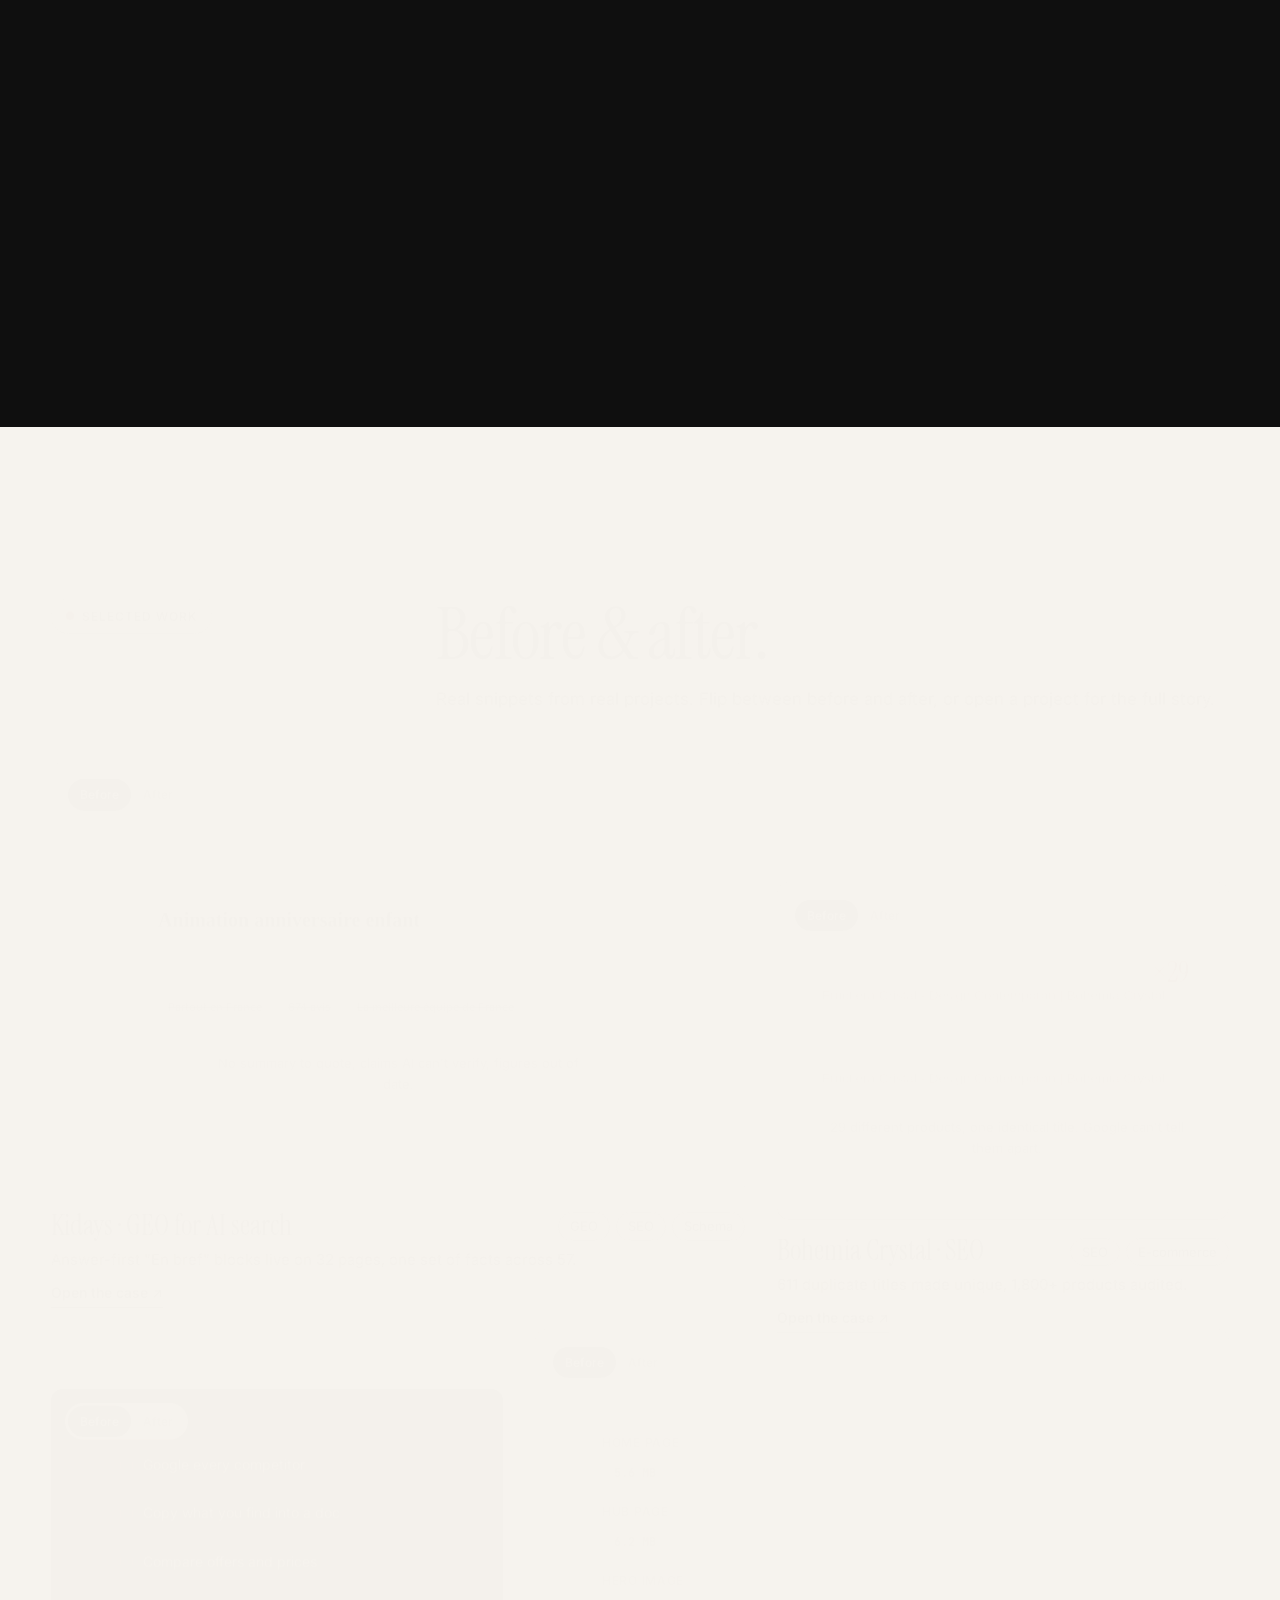
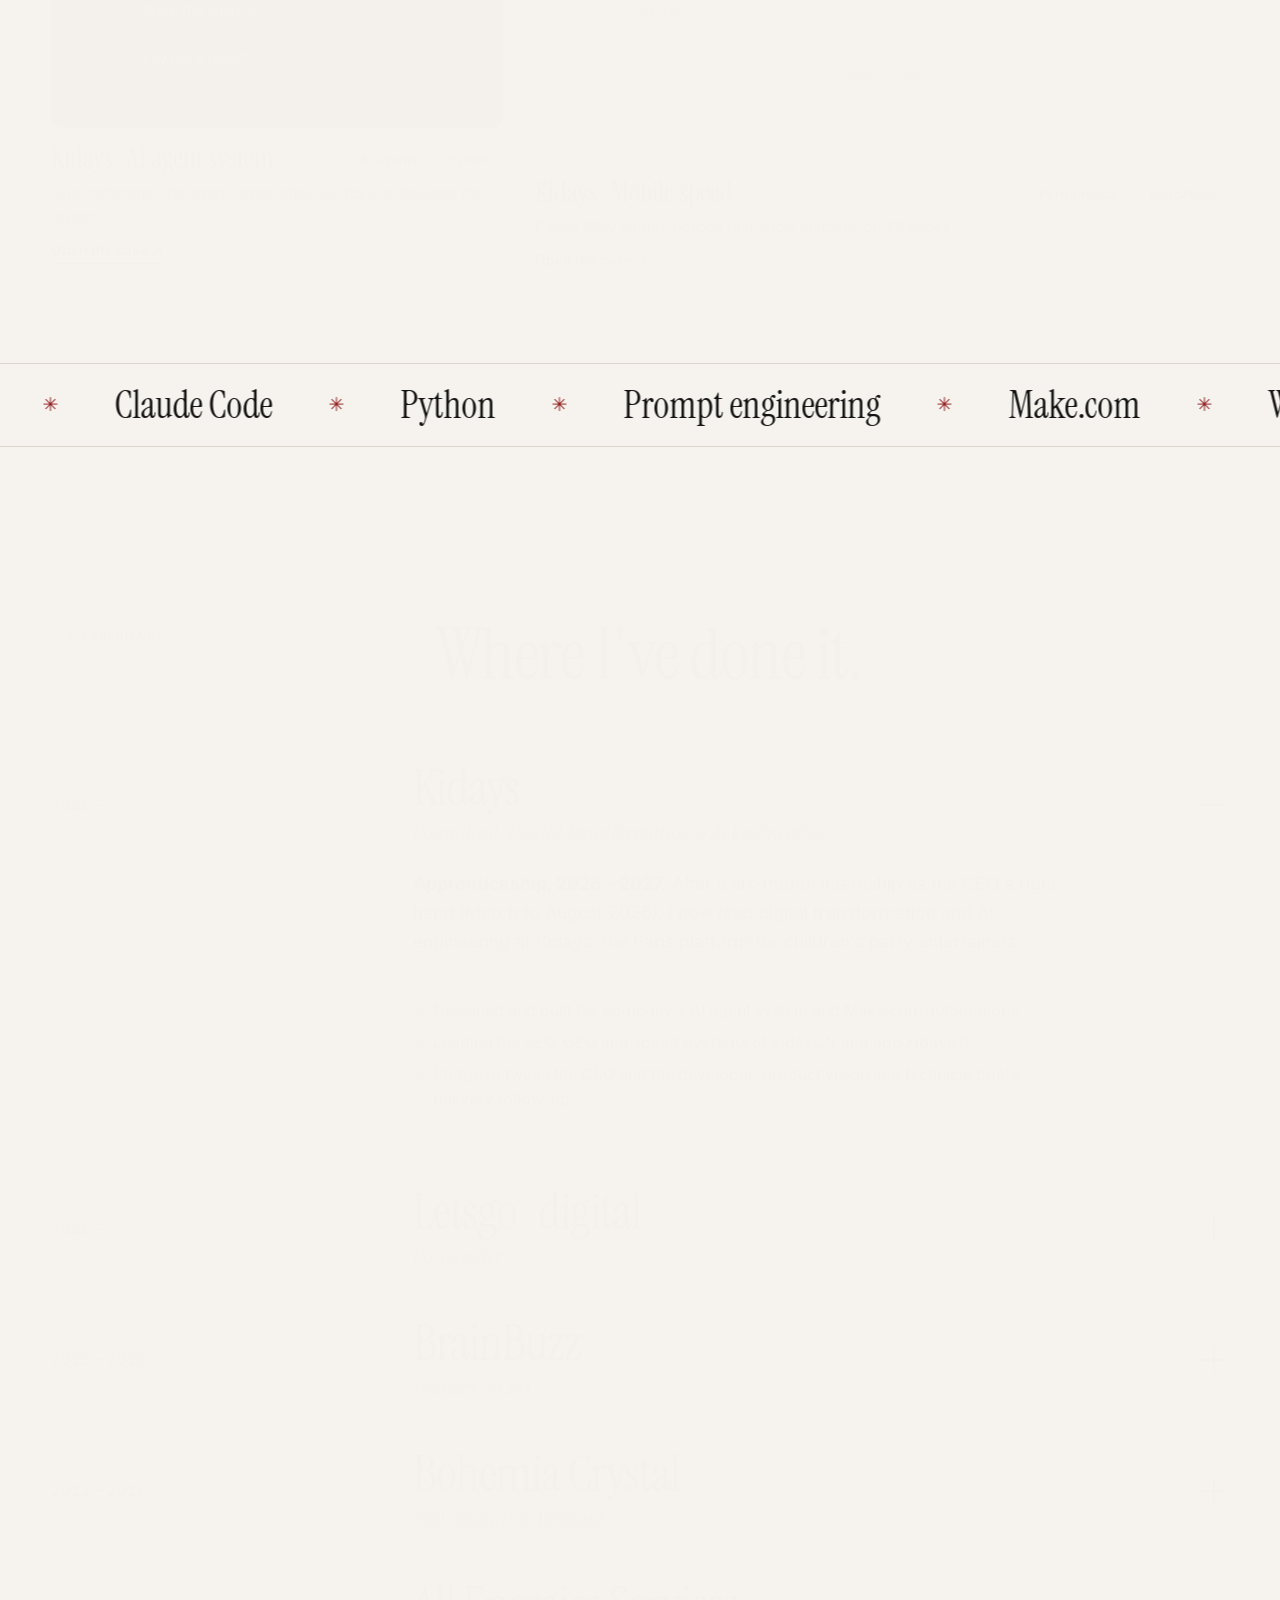
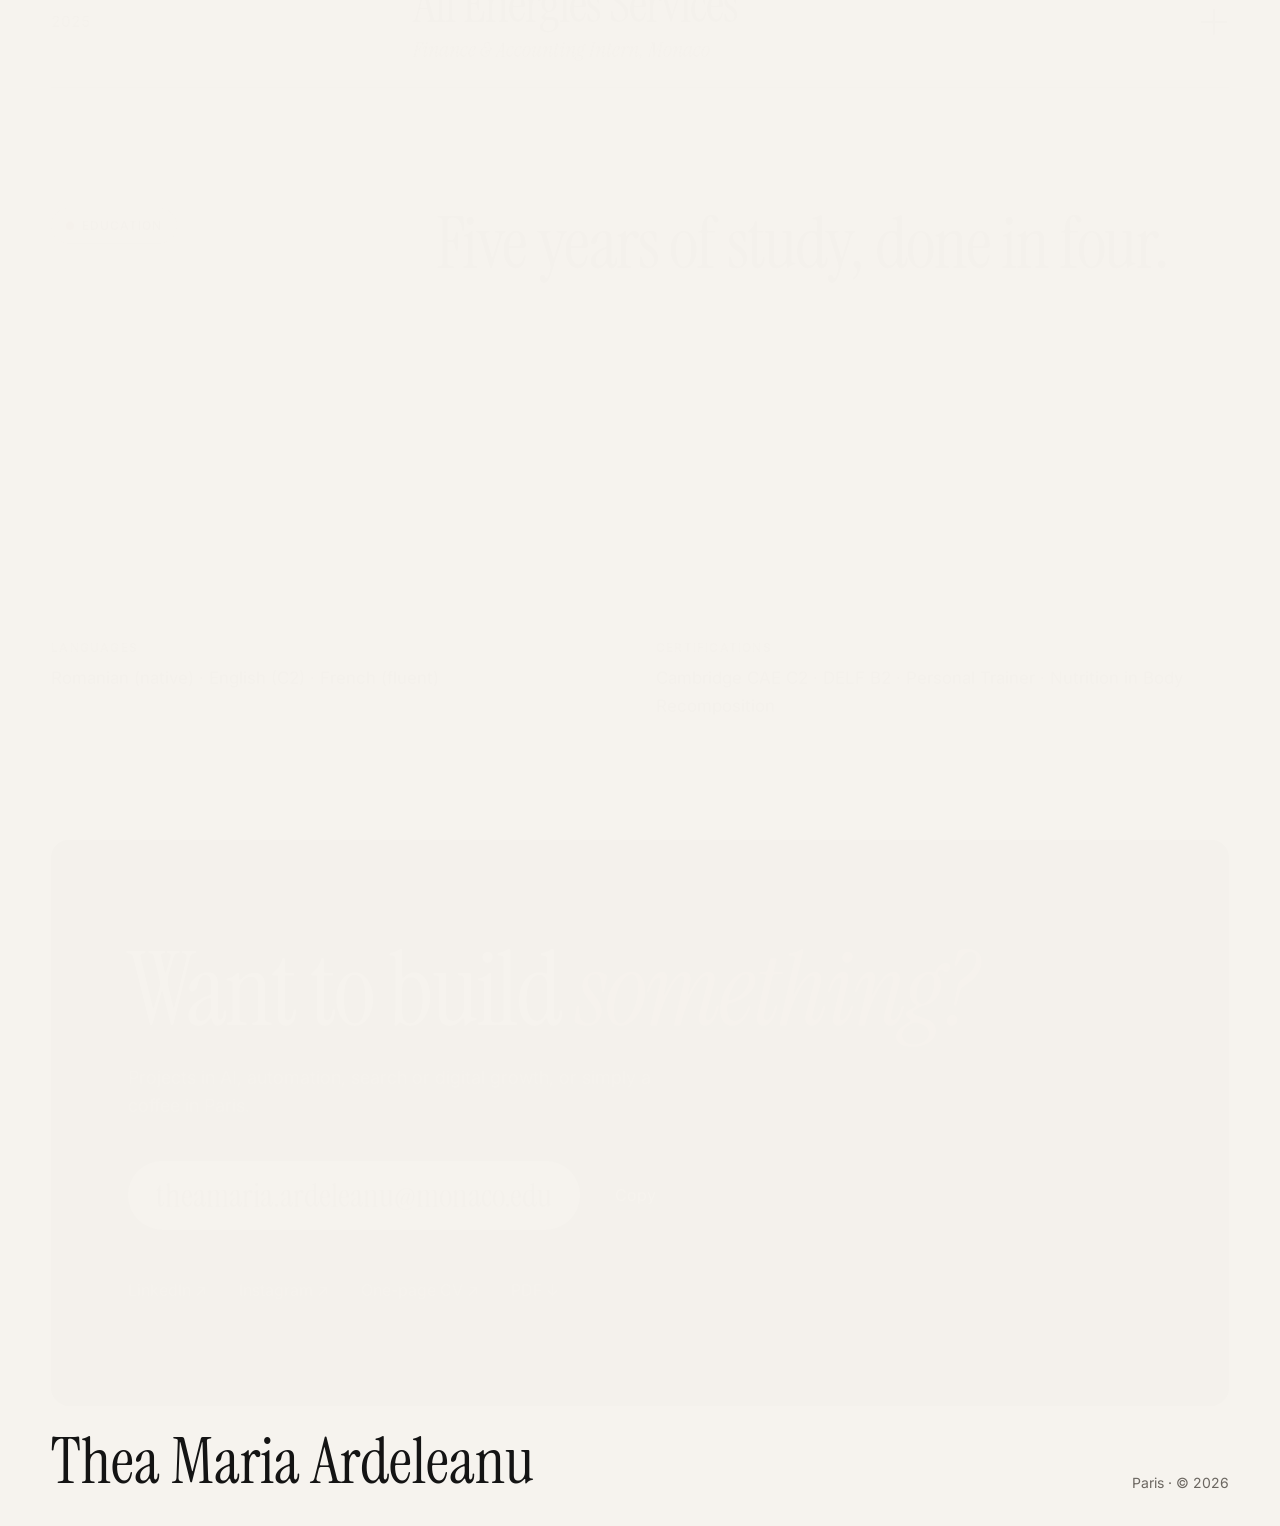
<file: diplomas.html>
<!doctype html><html lang="en"><head><meta charset="utf-8"><title>Thea Maria Ardeleanu</title><meta name="robots" content="noindex"><link rel="canonical" href="https://ardeleanuthea.github.io/"><meta http-equiv="refresh" content="0; url=./#education"></head><body><a href="./#education">Continue</a></body></html>
</file>
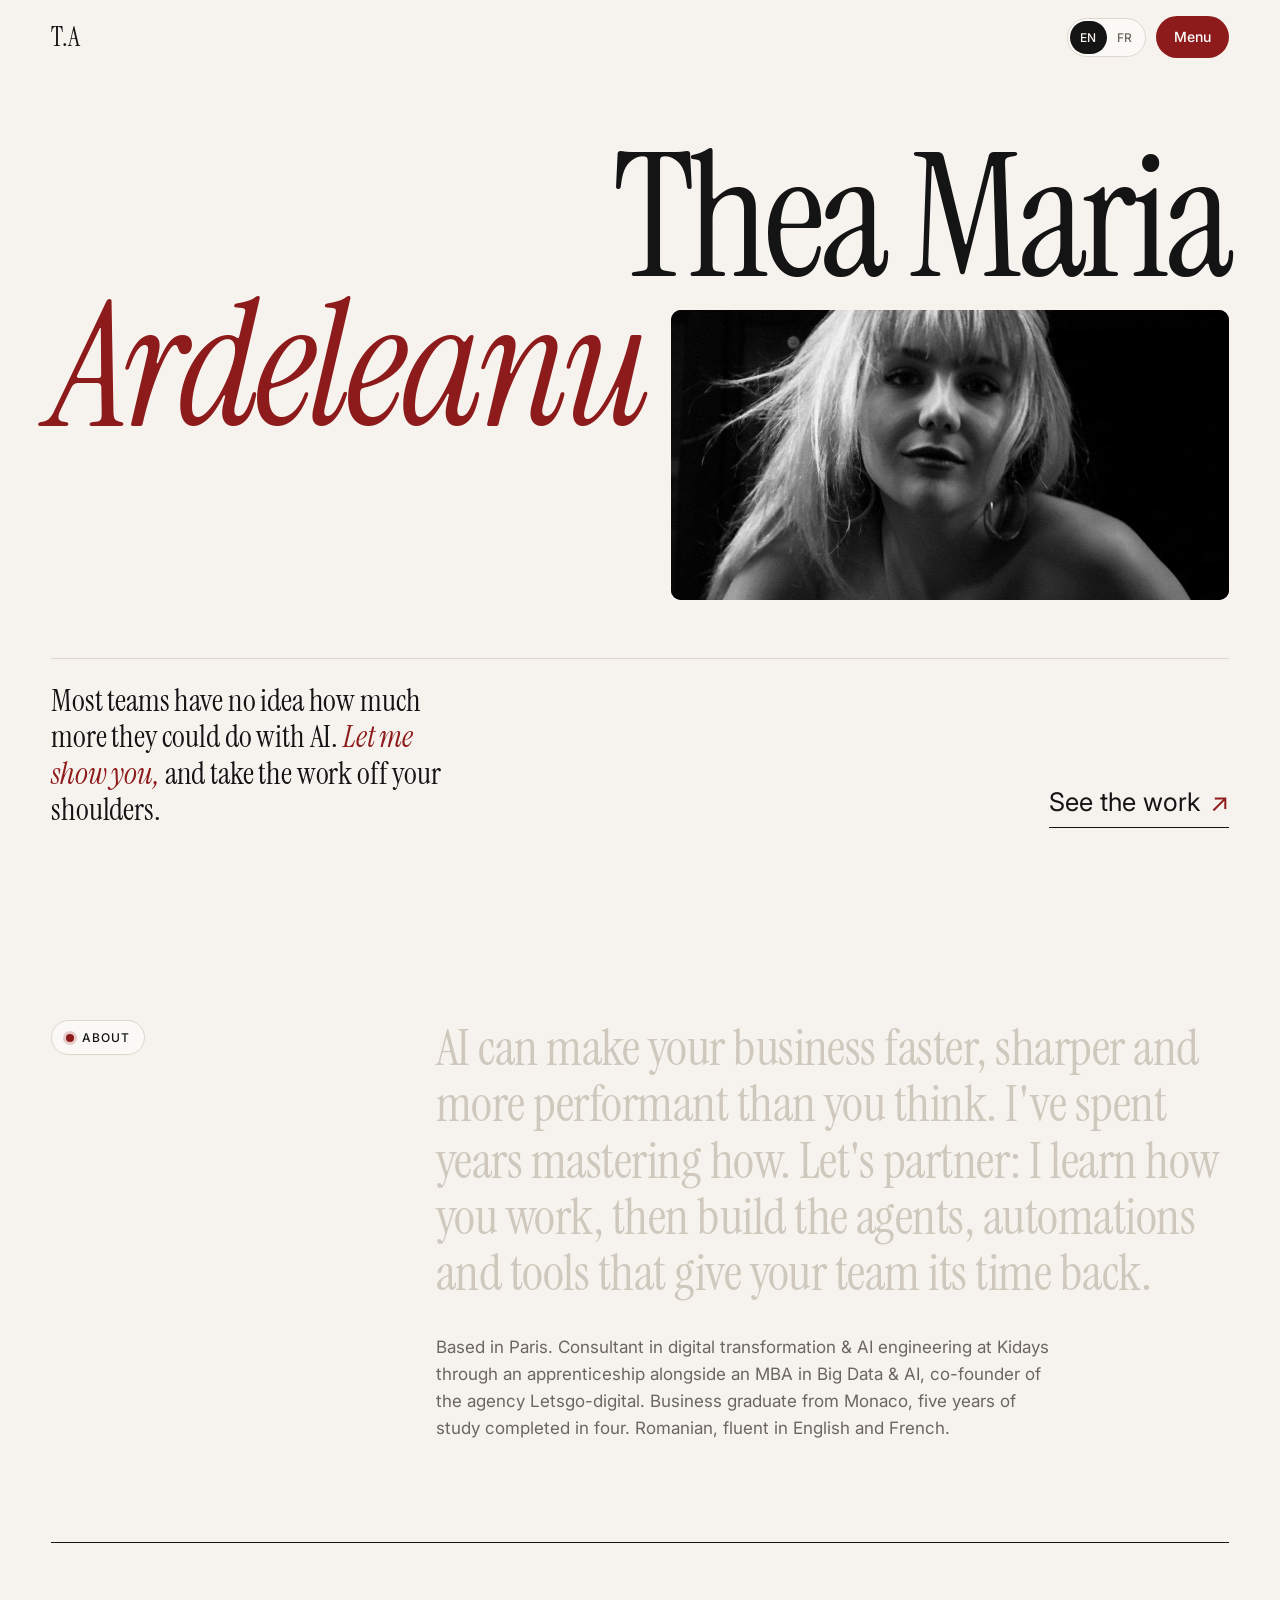
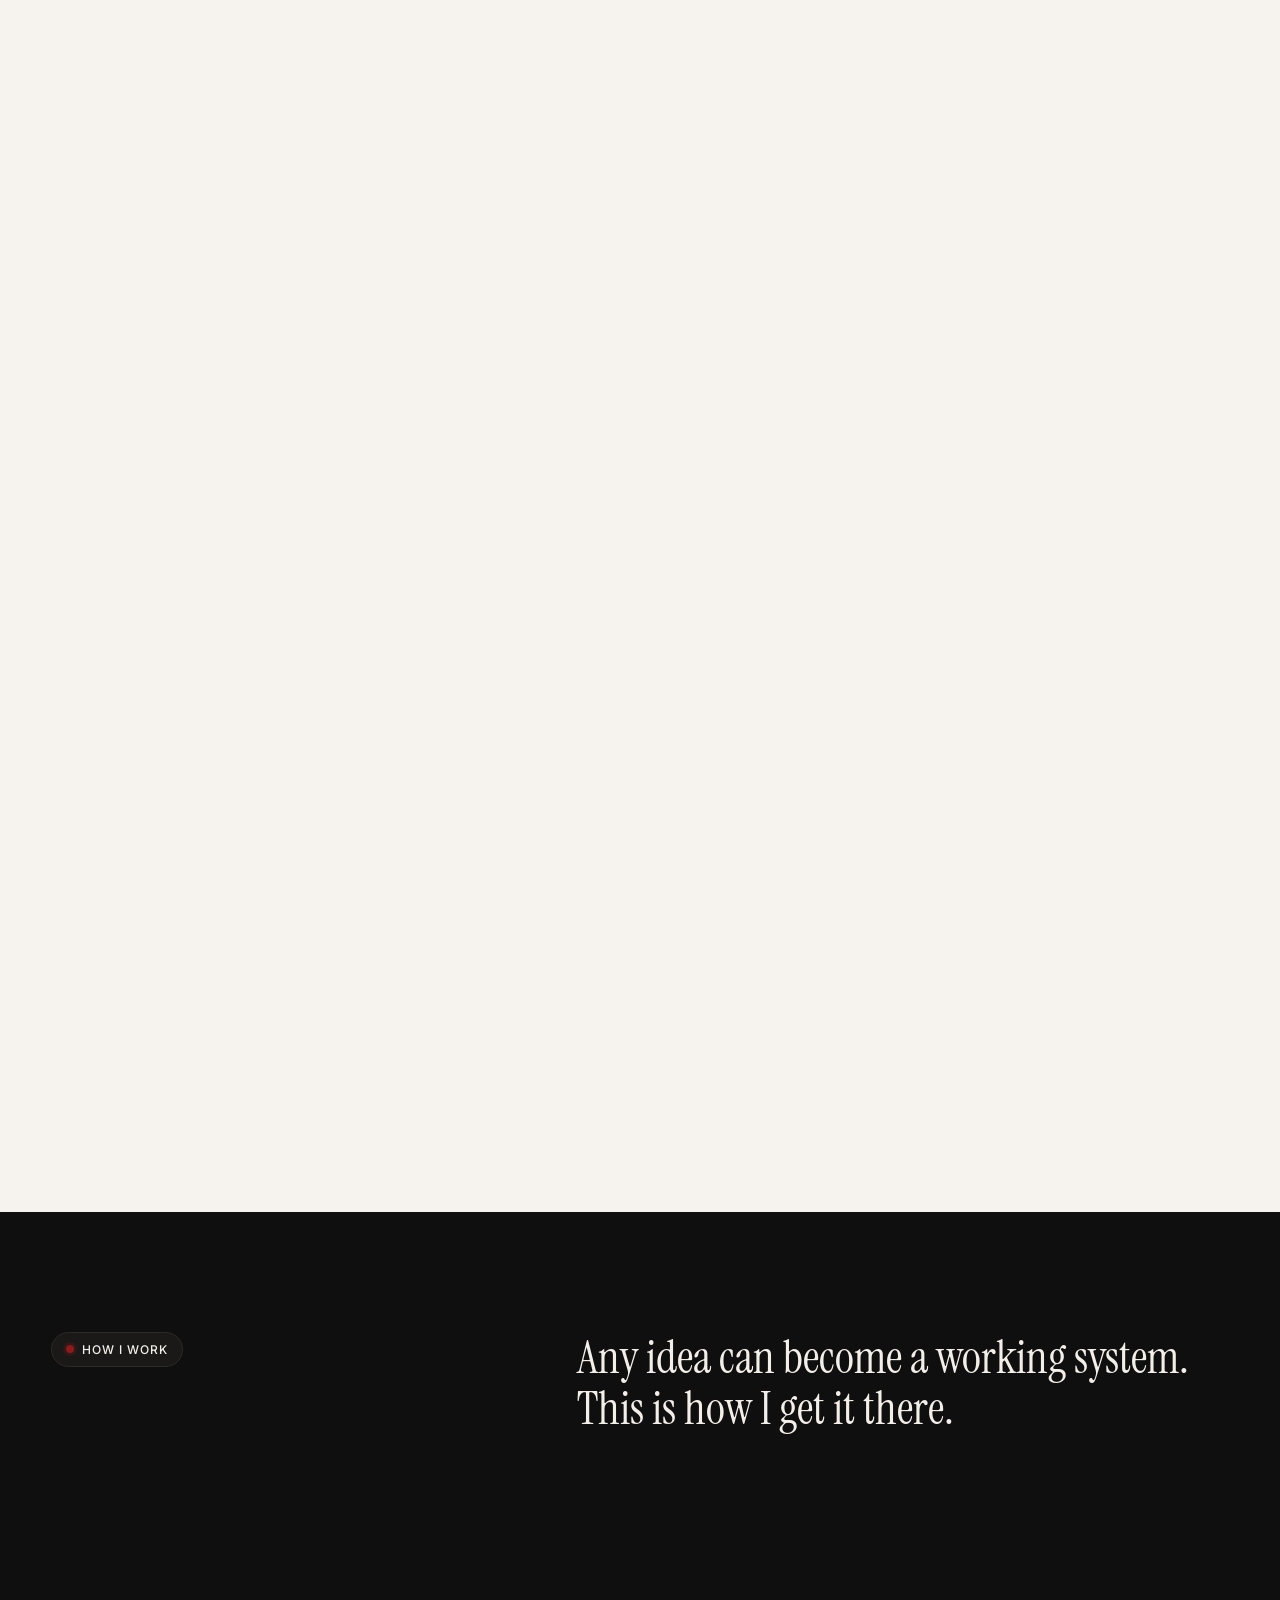
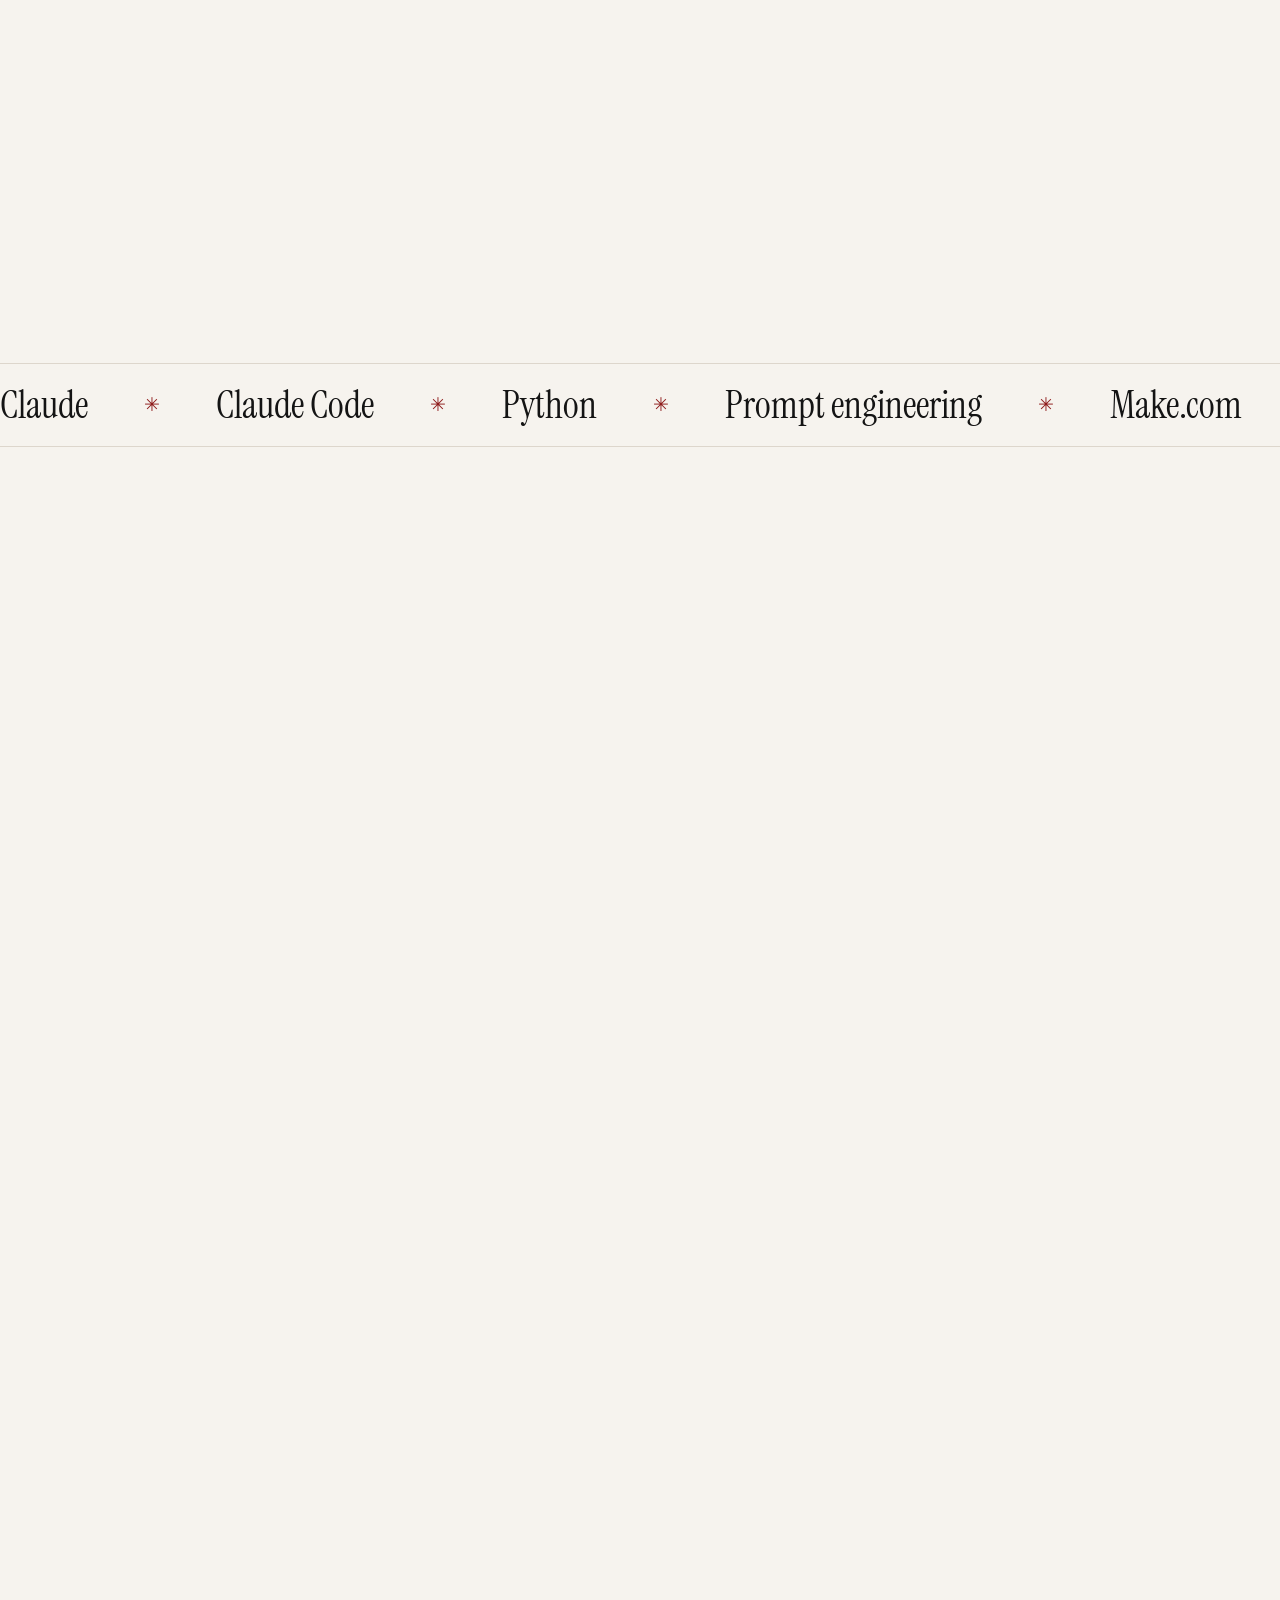
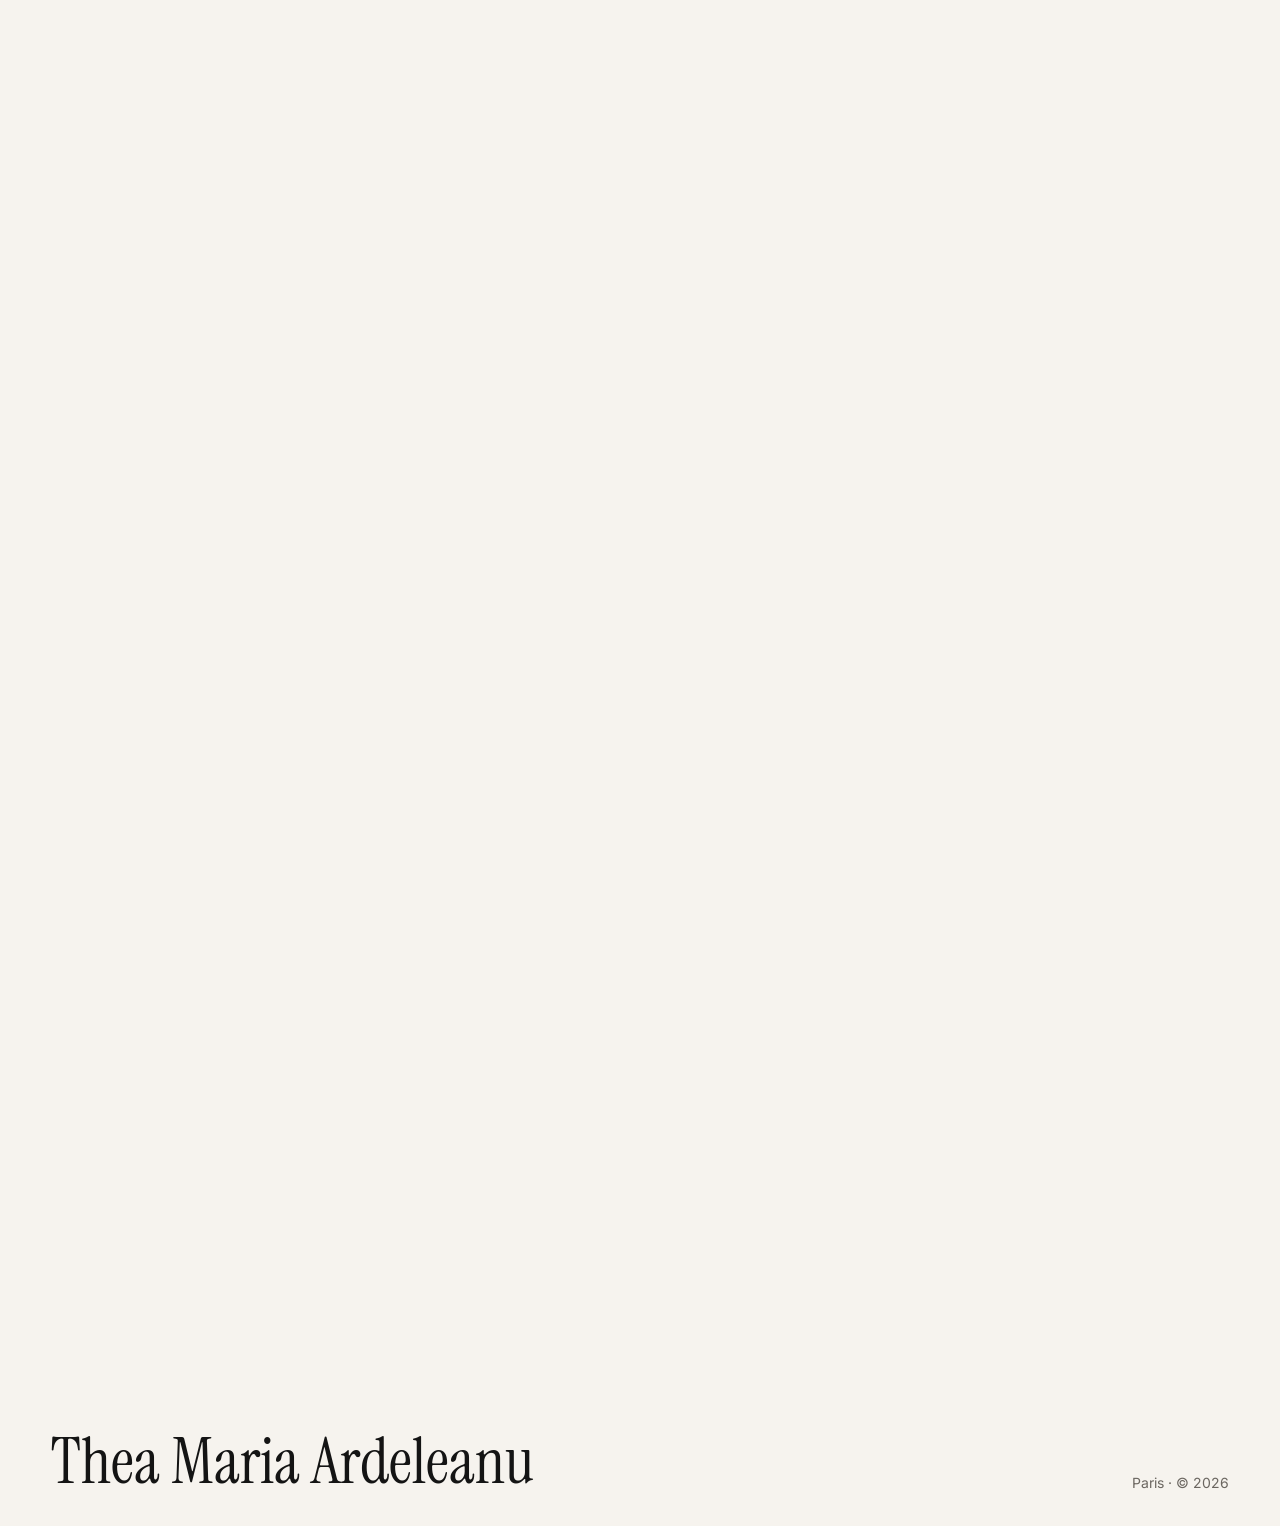
<file: portfolio-details.html>
<!doctype html><html lang="en"><head><meta charset="utf-8"><title>Thea Maria Ardeleanu</title><meta name="robots" content="noindex"><link rel="canonical" href="https://ardeleanuthea.github.io/"><meta http-equiv="refresh" content="0; url=./#work"></head><body><a href="./#work">Continue</a></body></html>
</file>
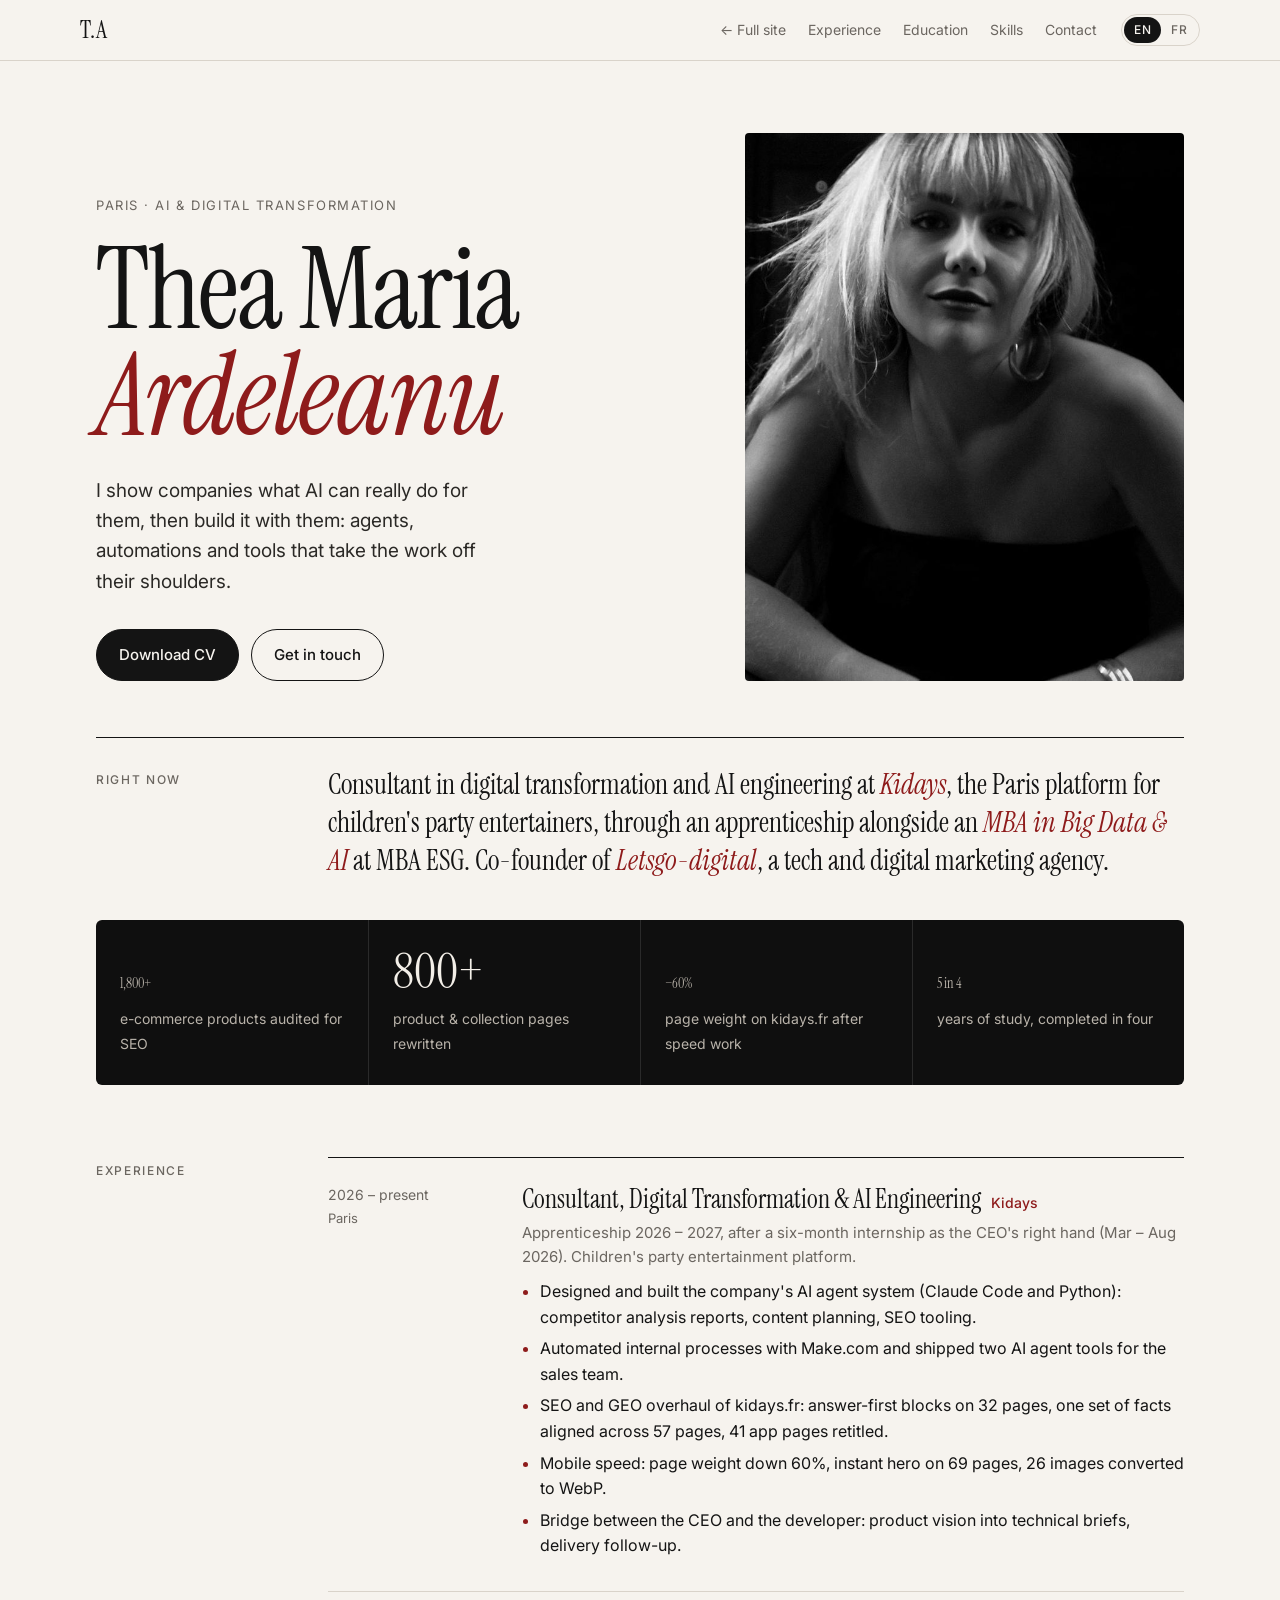
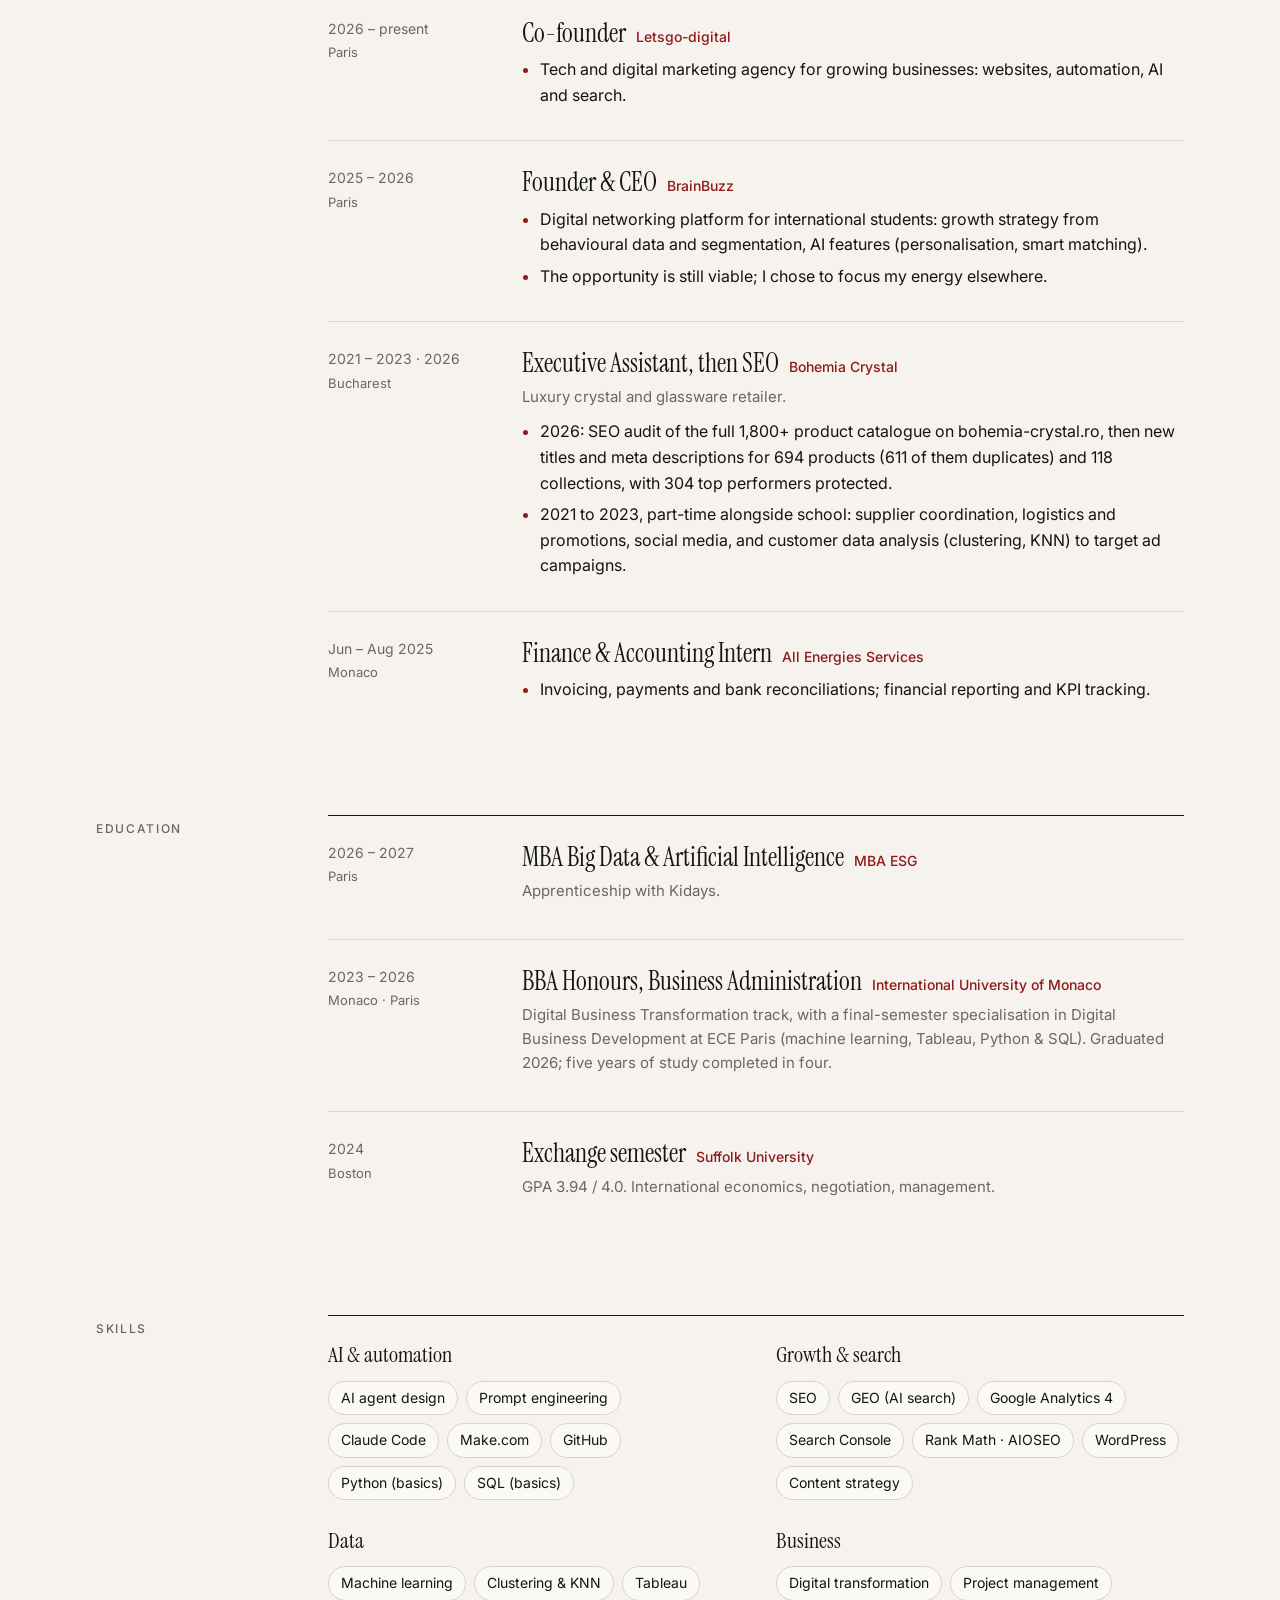
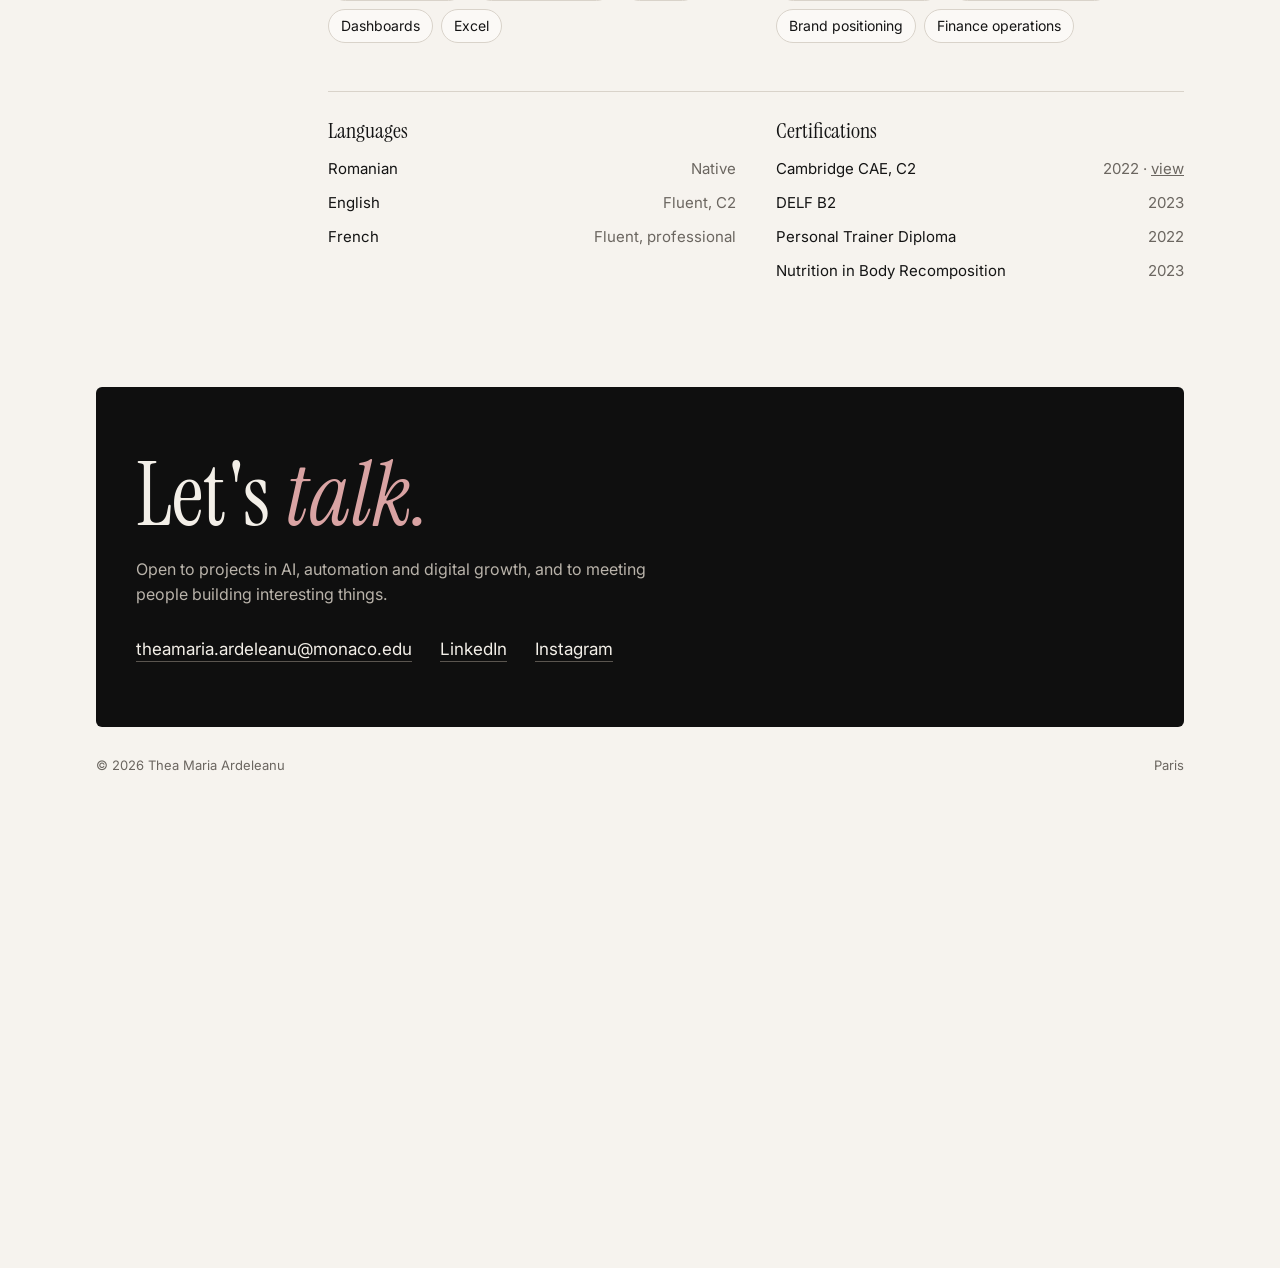
<file: resume.html>
<!doctype html><html lang="en"><head><meta charset="utf-8"><title>Thea Maria Ardeleanu</title><meta name="robots" content="noindex"><link rel="canonical" href="https://ardeleanuthea.github.io/"><meta http-equiv="refresh" content="0; url=cv.html"></head><body><a href="cv.html">Continue</a></body></html>
</file>
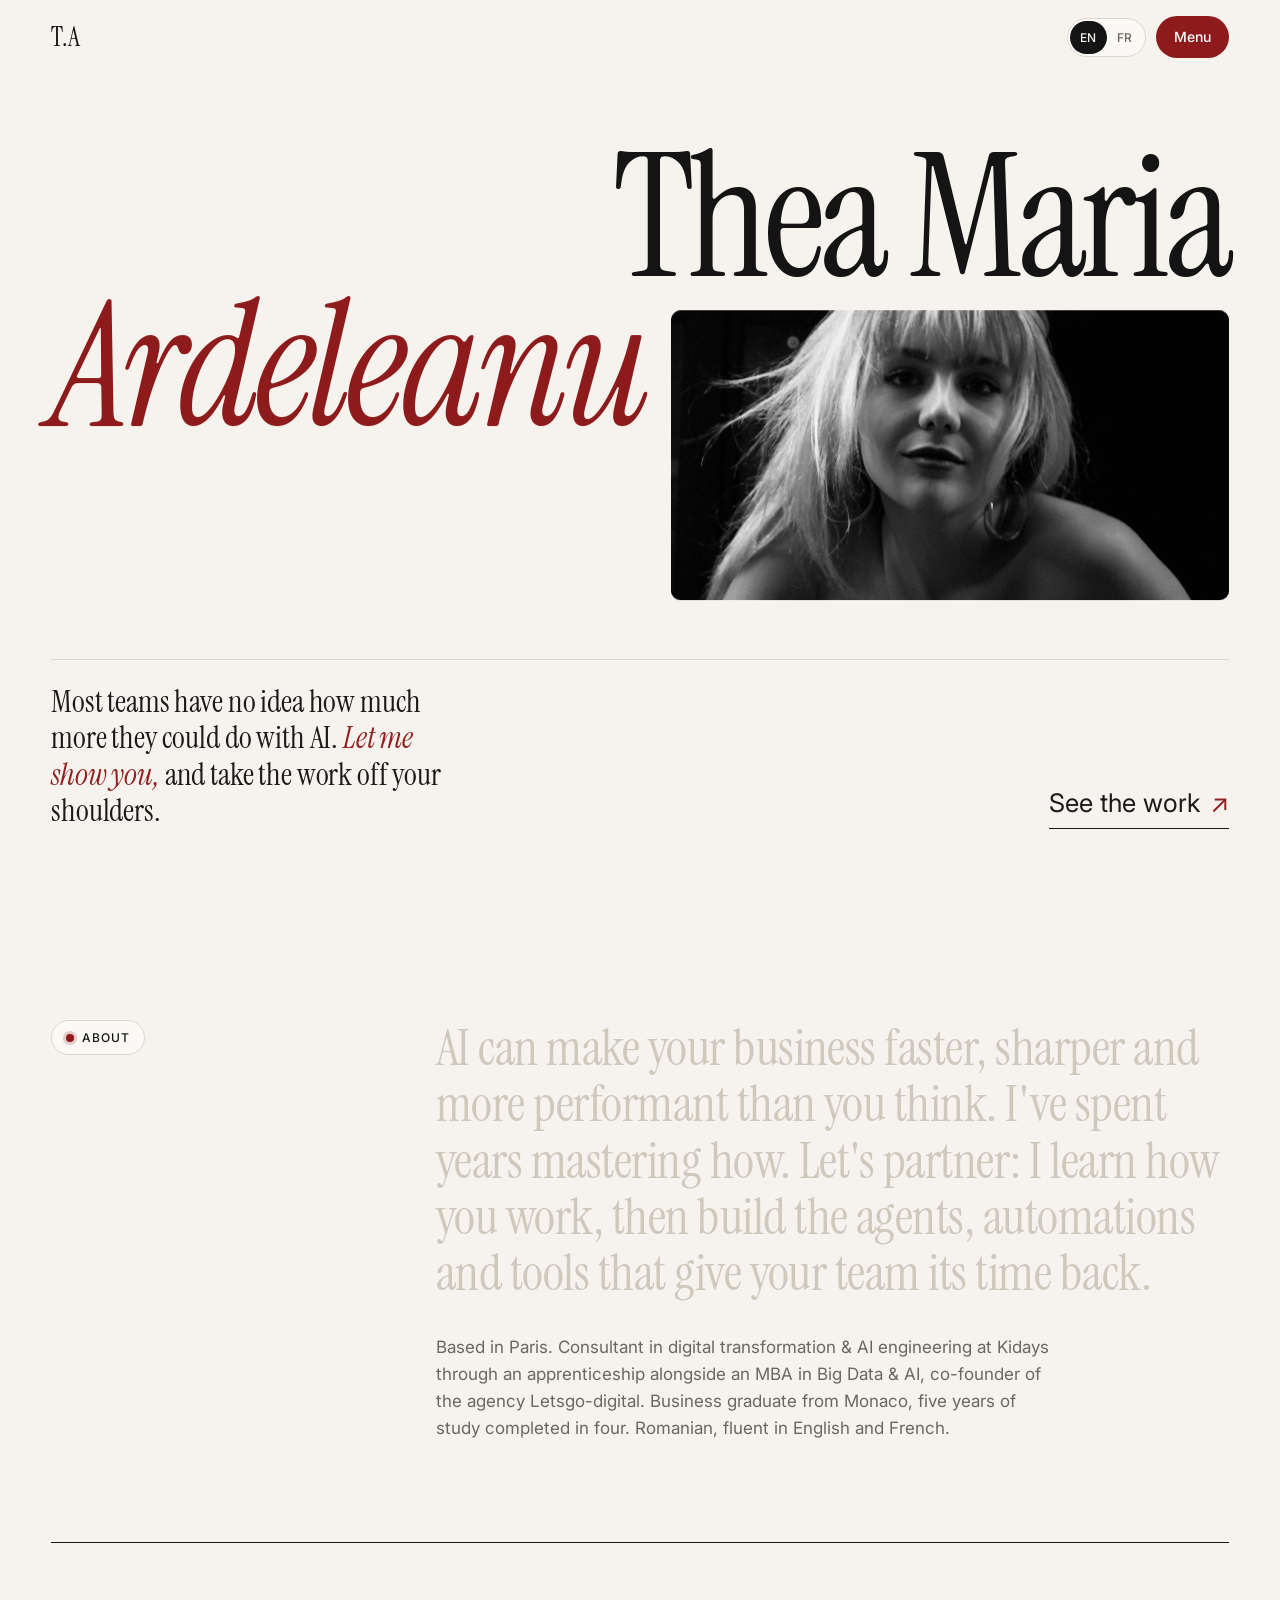
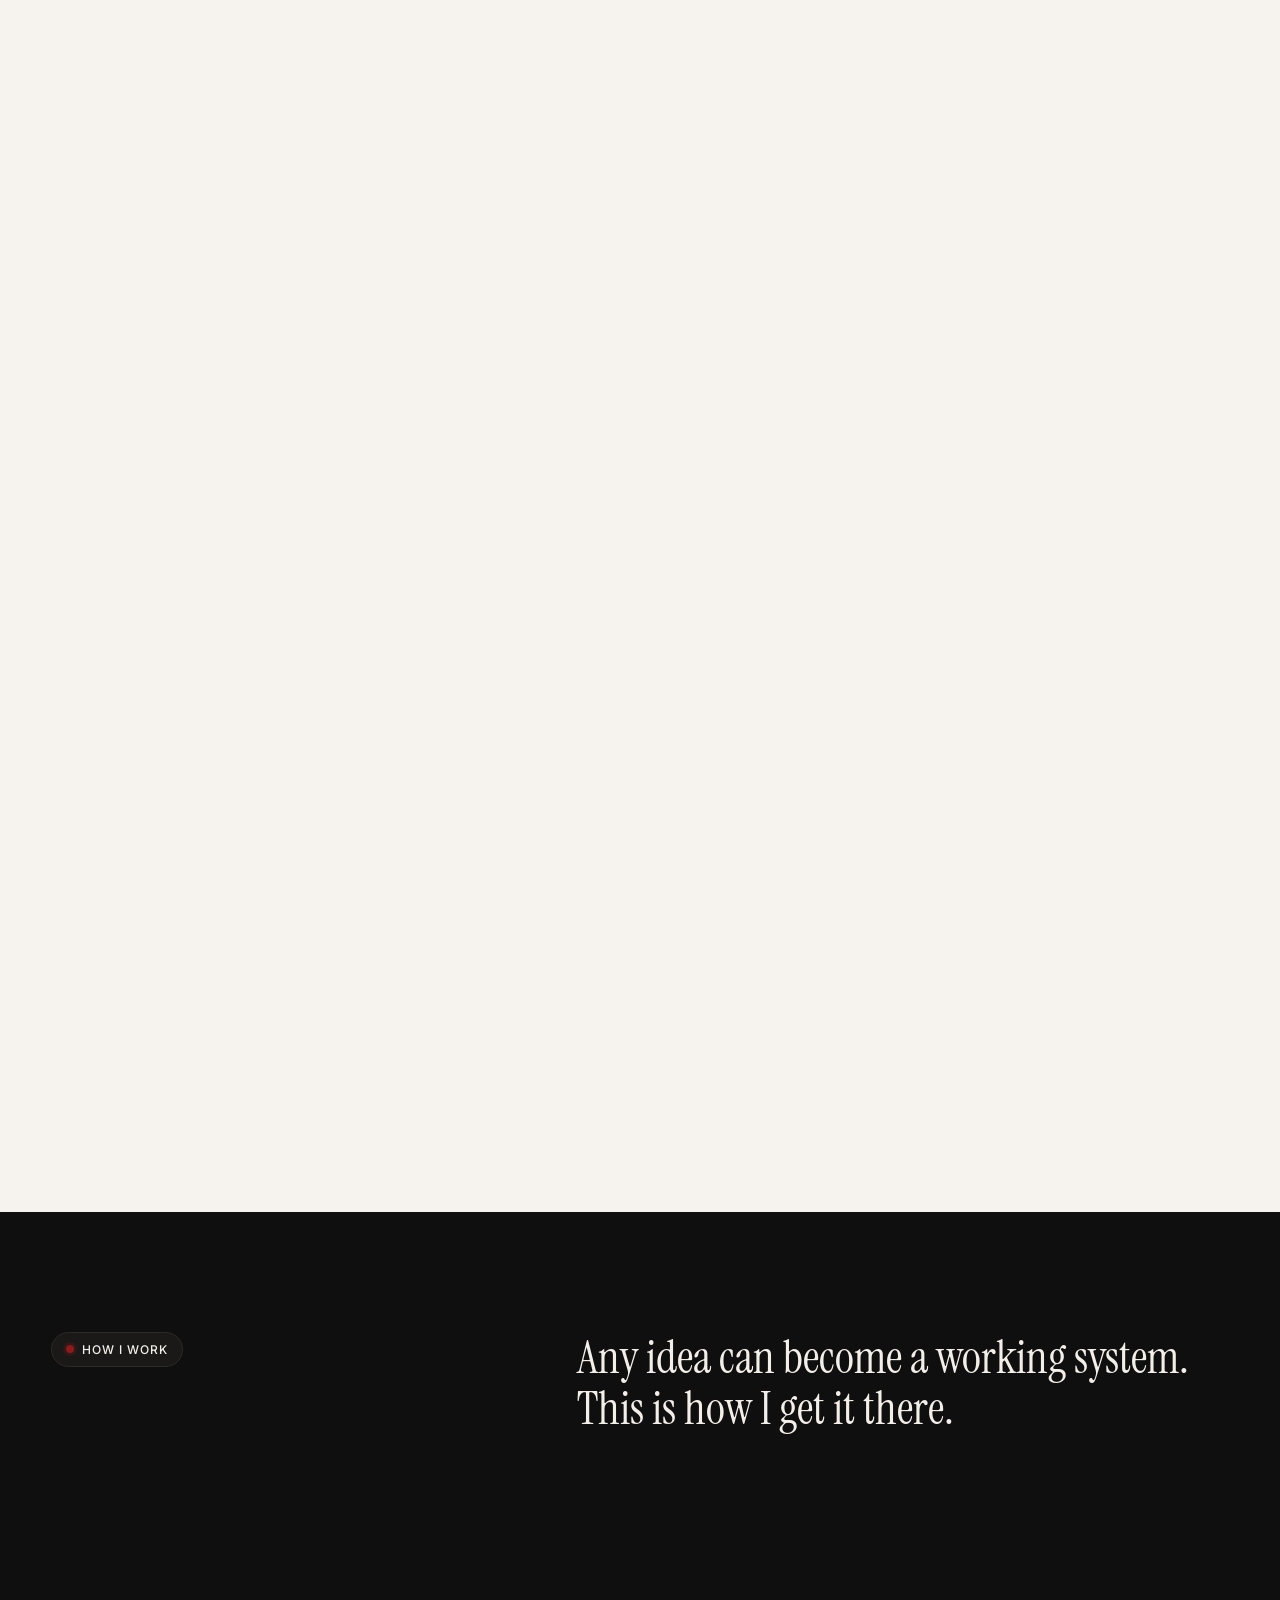
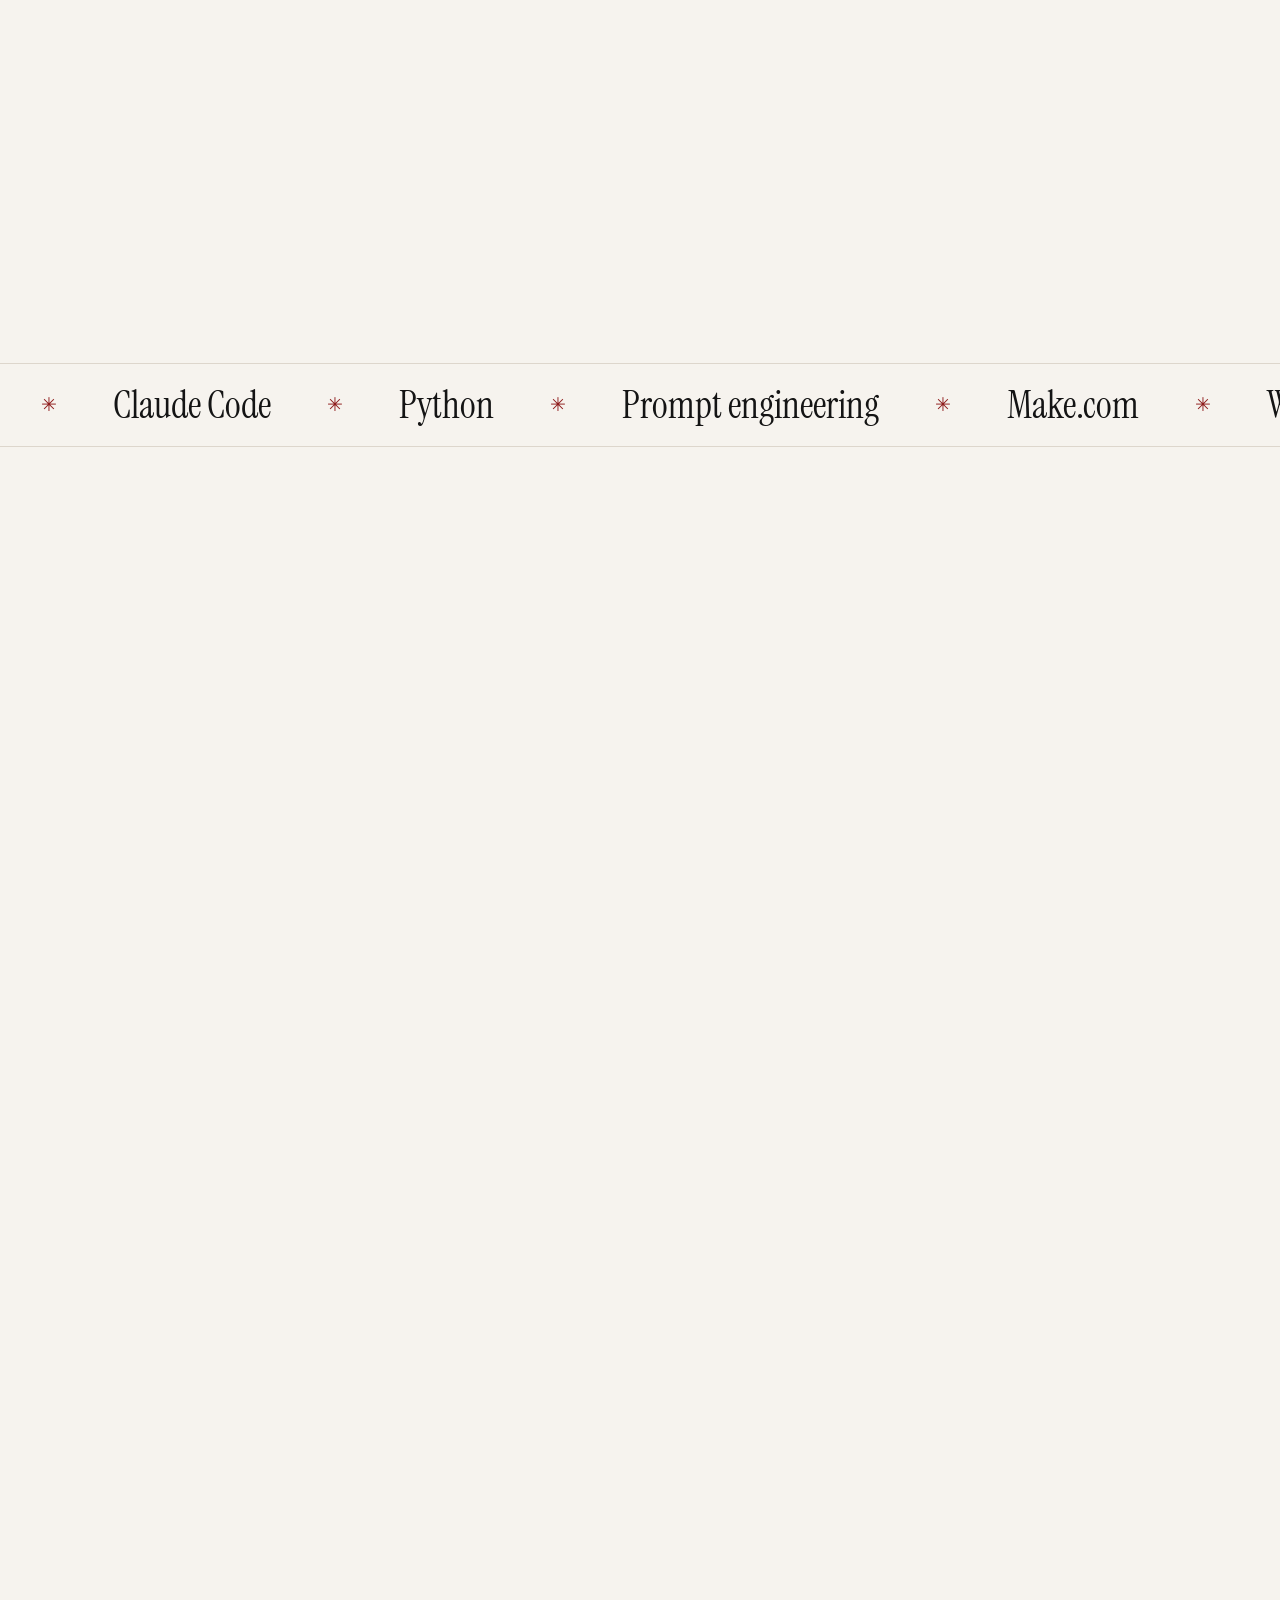
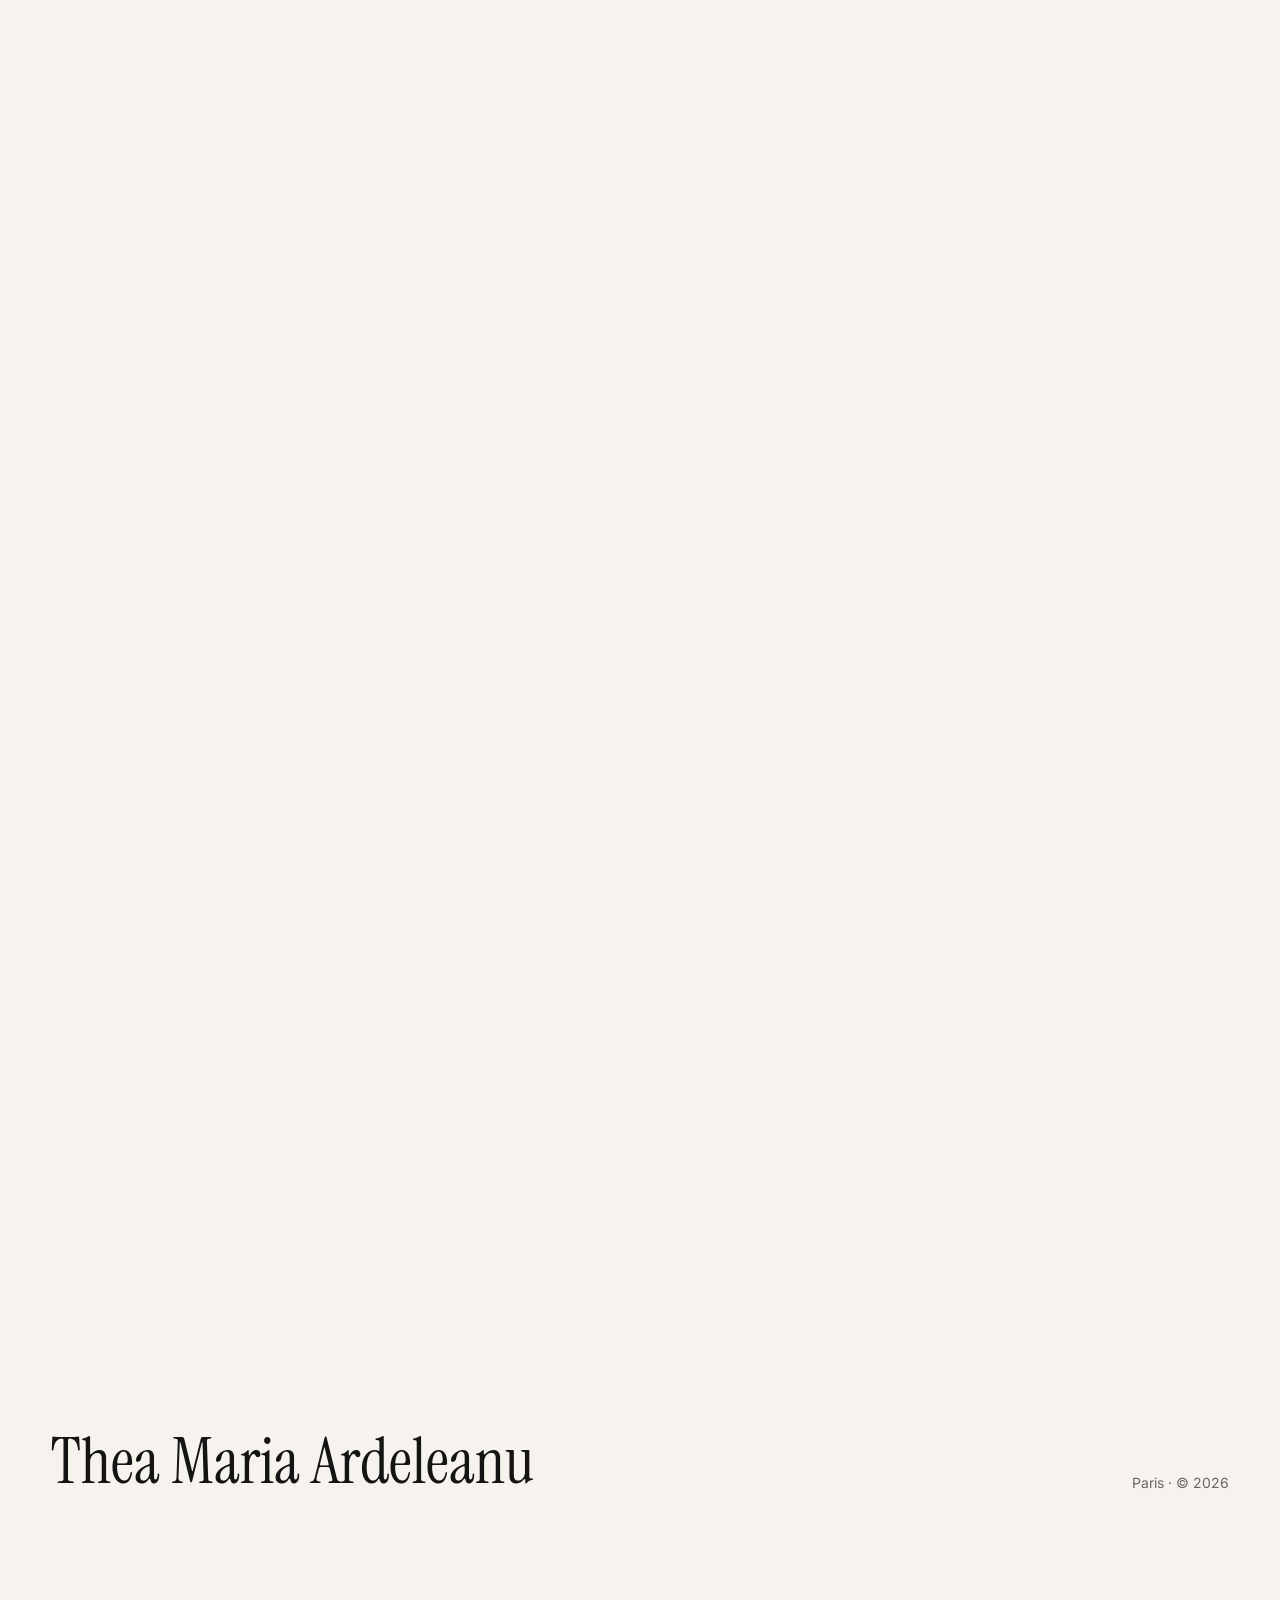
<file: service-details.html>
<!doctype html><html lang="en"><head><meta charset="utf-8"><title>Thea Maria Ardeleanu</title><meta name="robots" content="noindex"><link rel="canonical" href="https://ardeleanuthea.github.io/"><meta http-equiv="refresh" content="0; url=./#services"></head><body><a href="./#services">Continue</a></body></html>
</file>
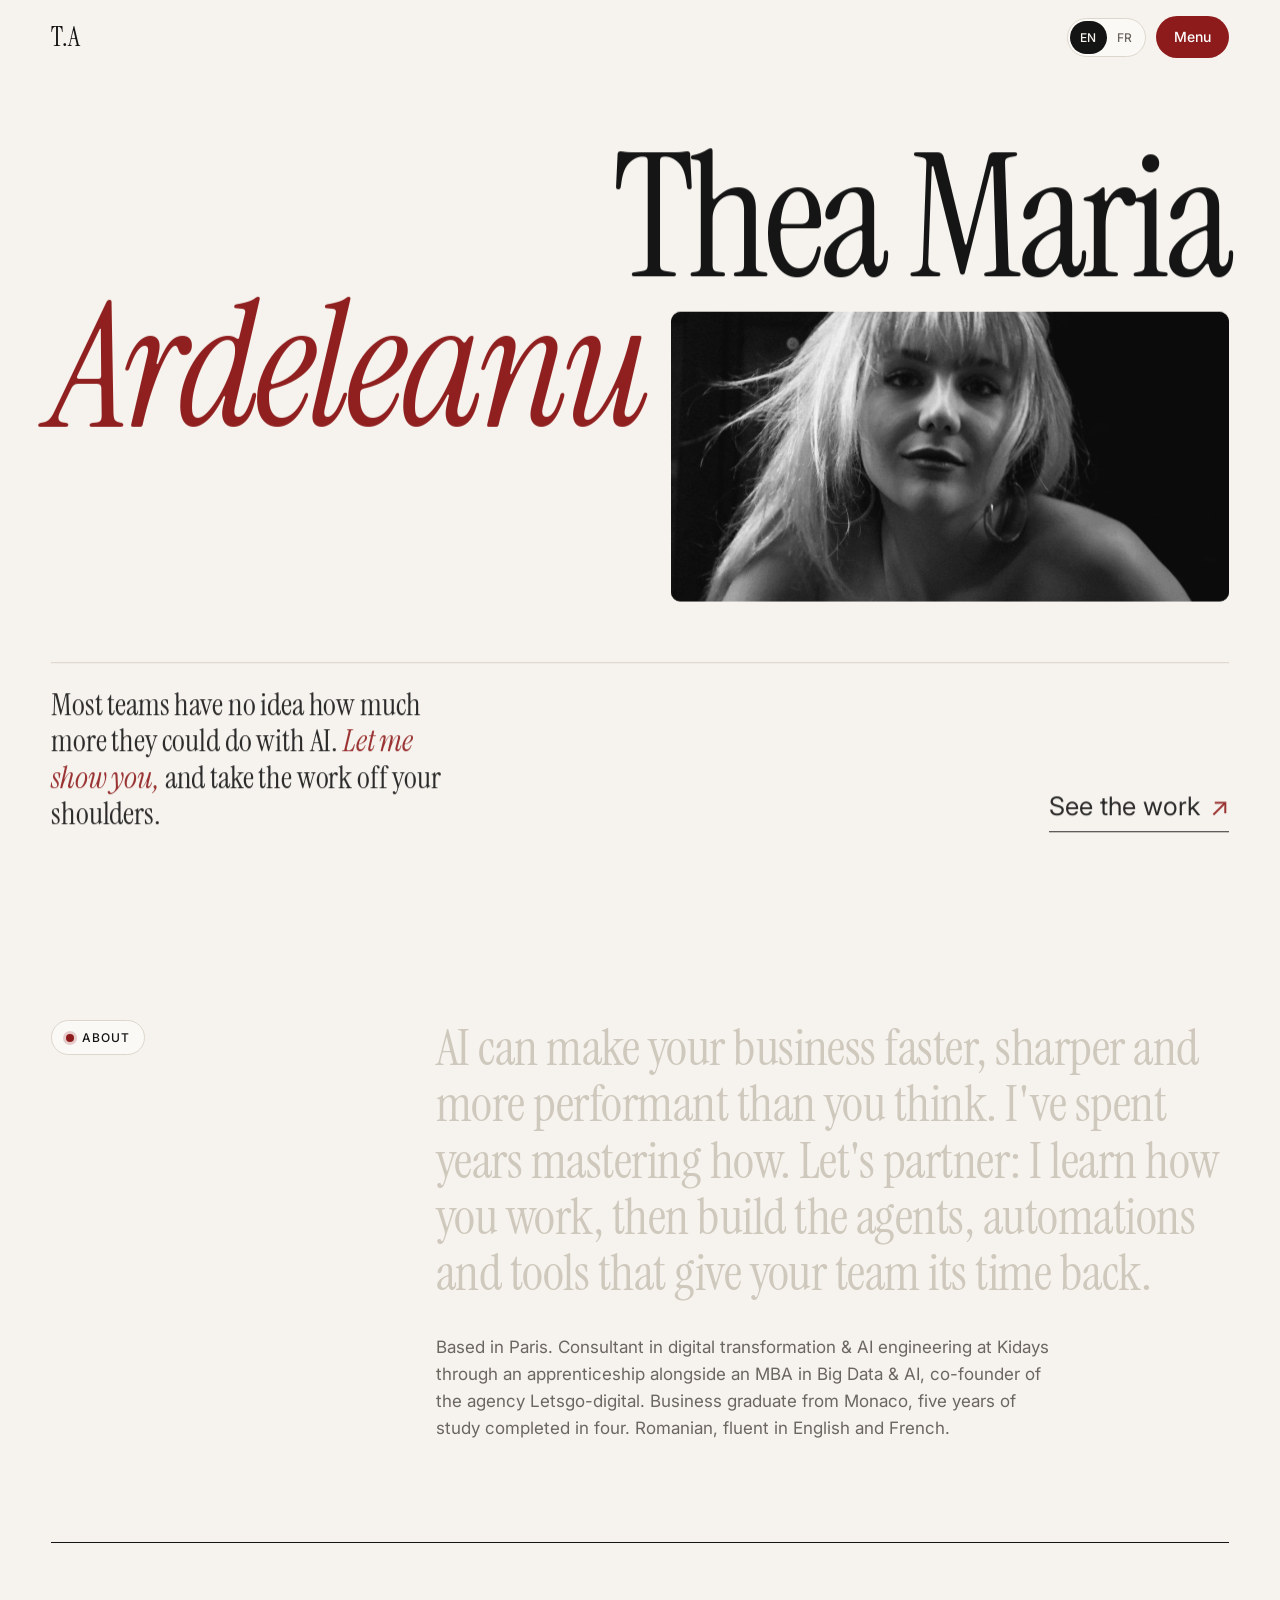
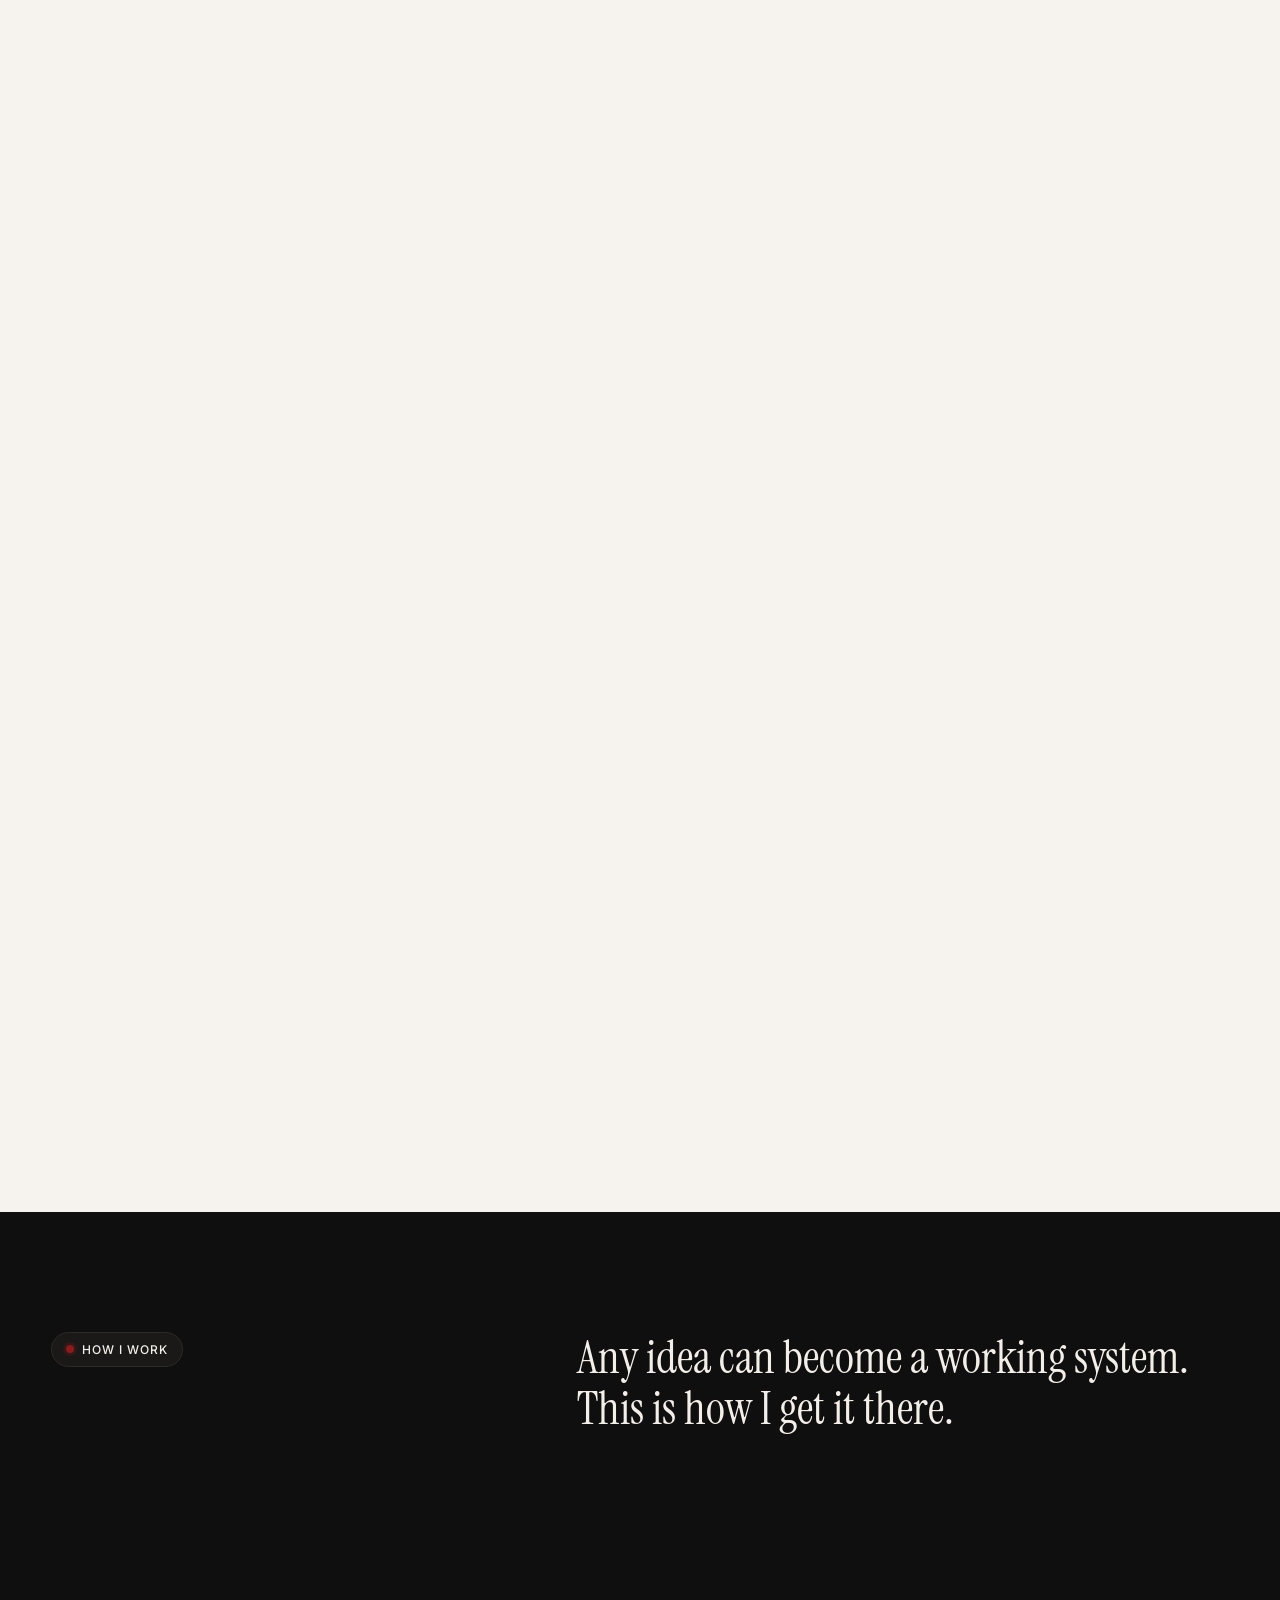
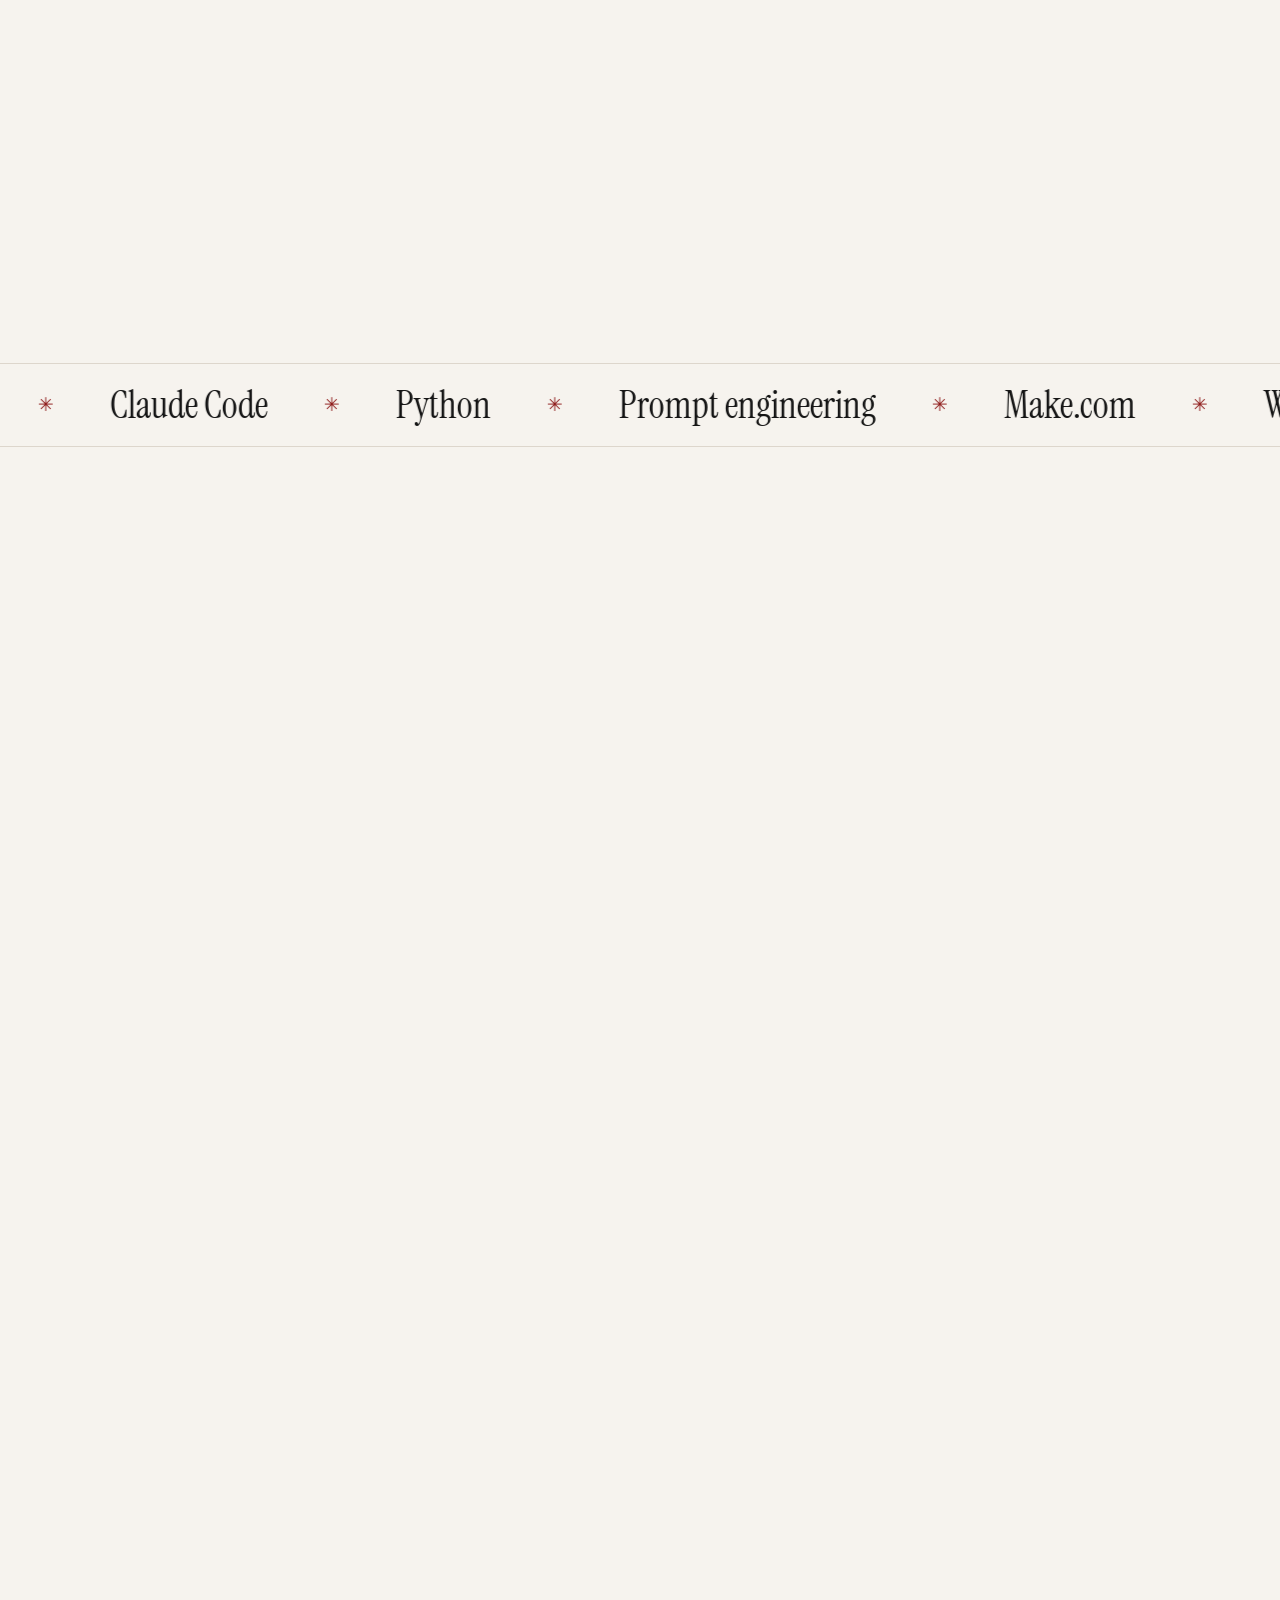
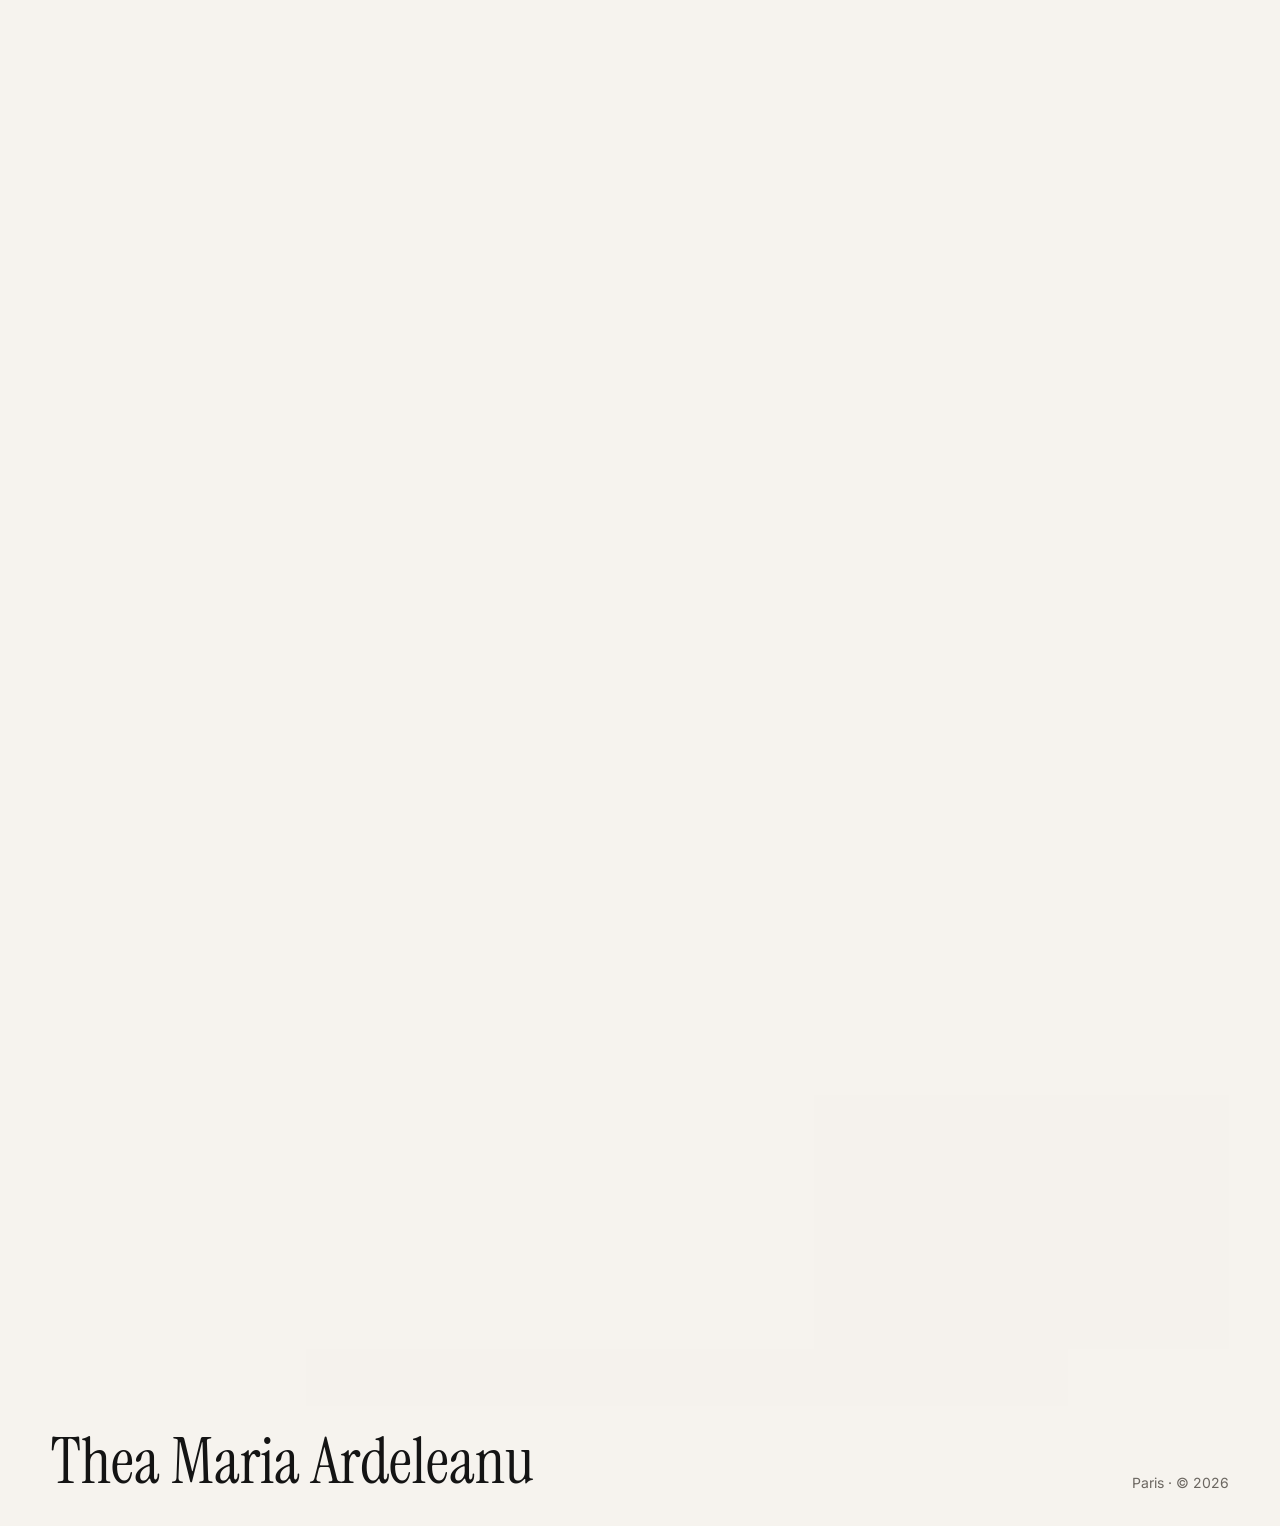
<file: starter-page.html>
<!doctype html><html lang="en"><head><meta charset="utf-8"><title>Thea Maria Ardeleanu</title><meta name="robots" content="noindex"><link rel="canonical" href="https://ardeleanuthea.github.io/"><meta http-equiv="refresh" content="0; url=./"></head><body><a href="./">Continue</a></body></html>
</file>
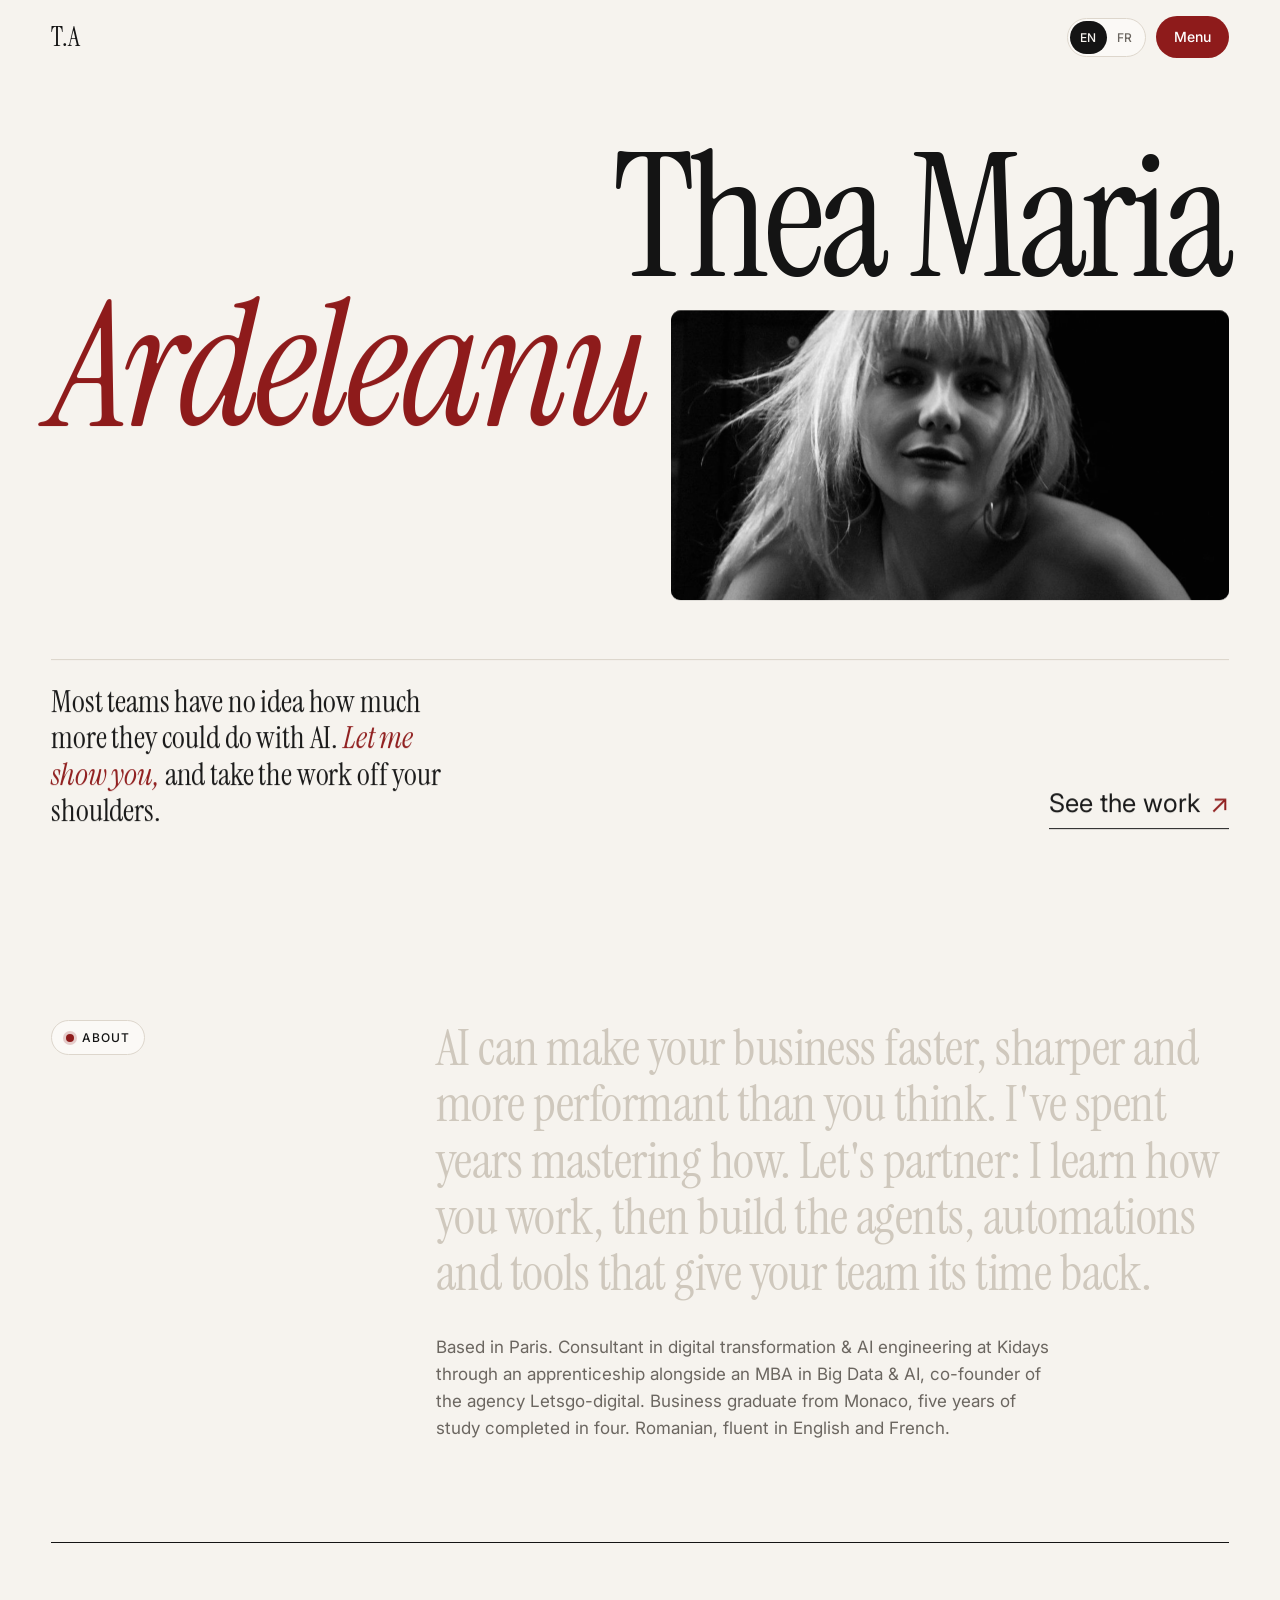
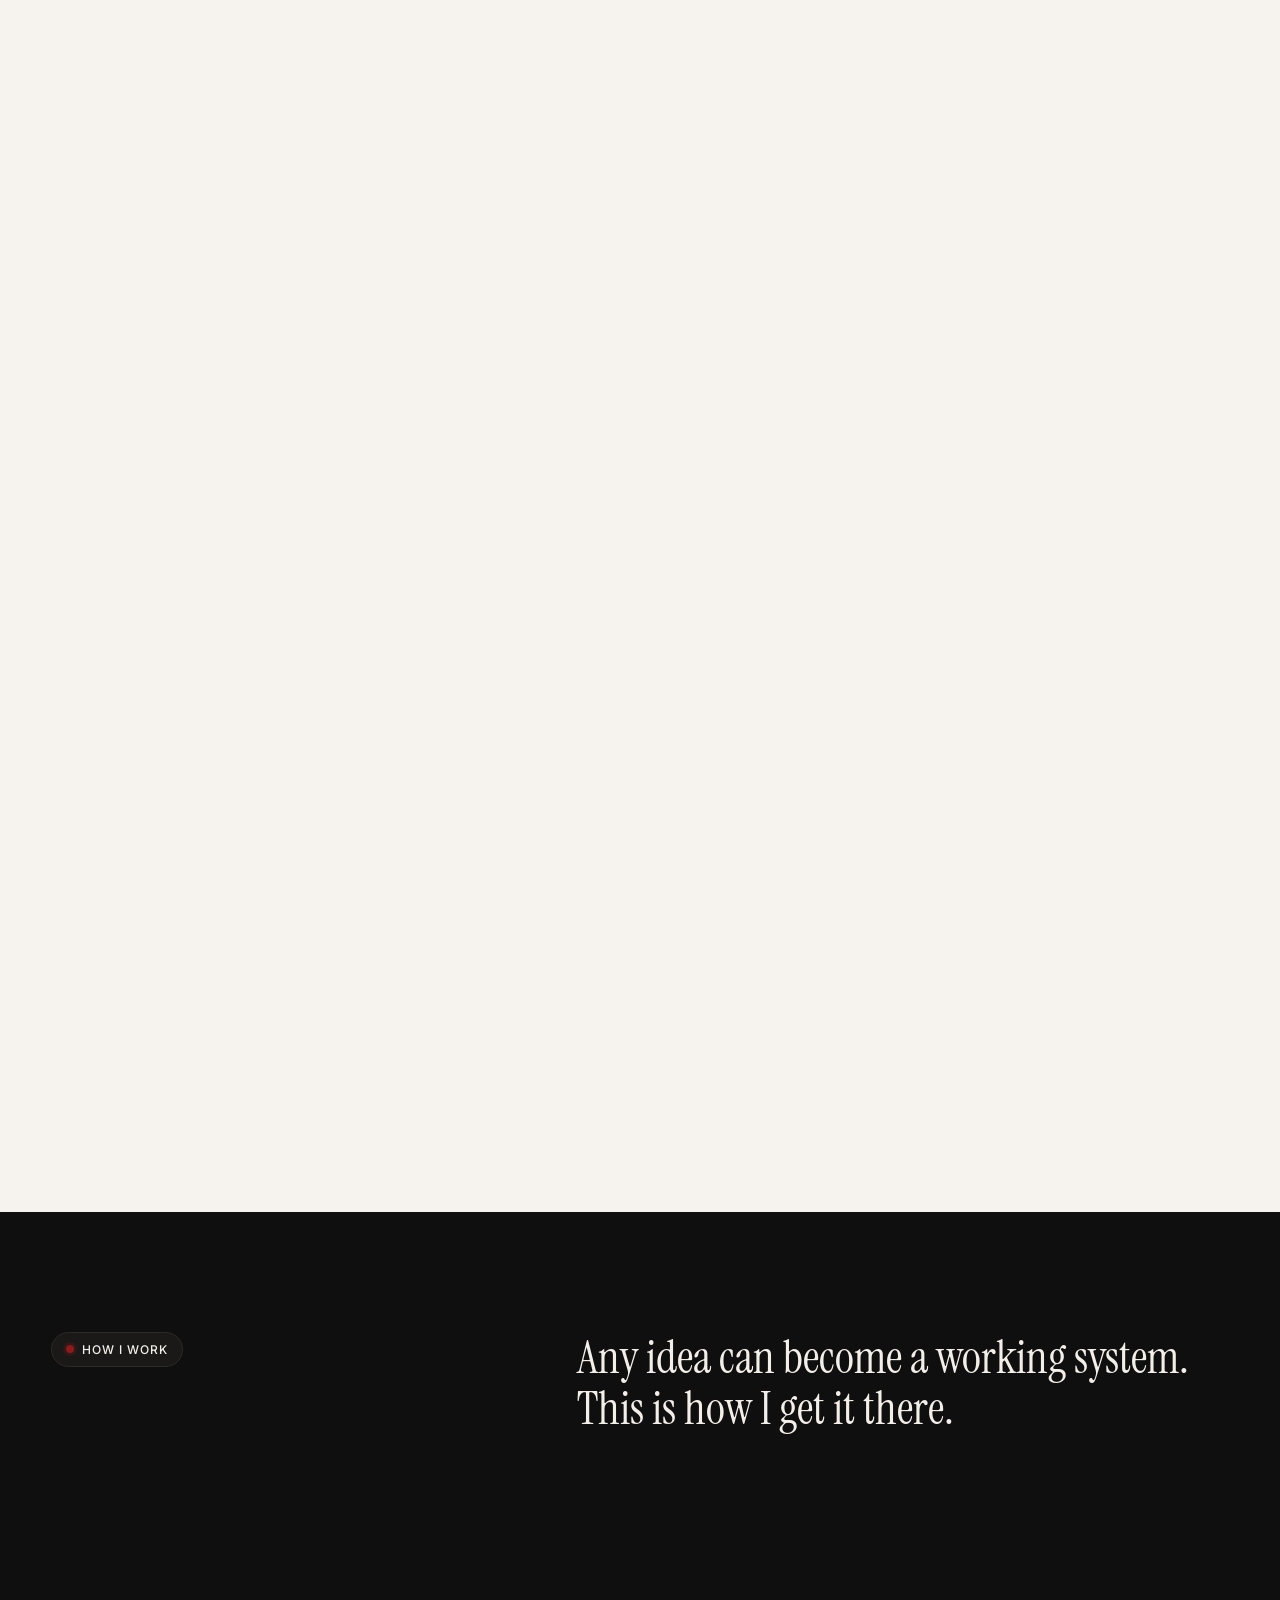
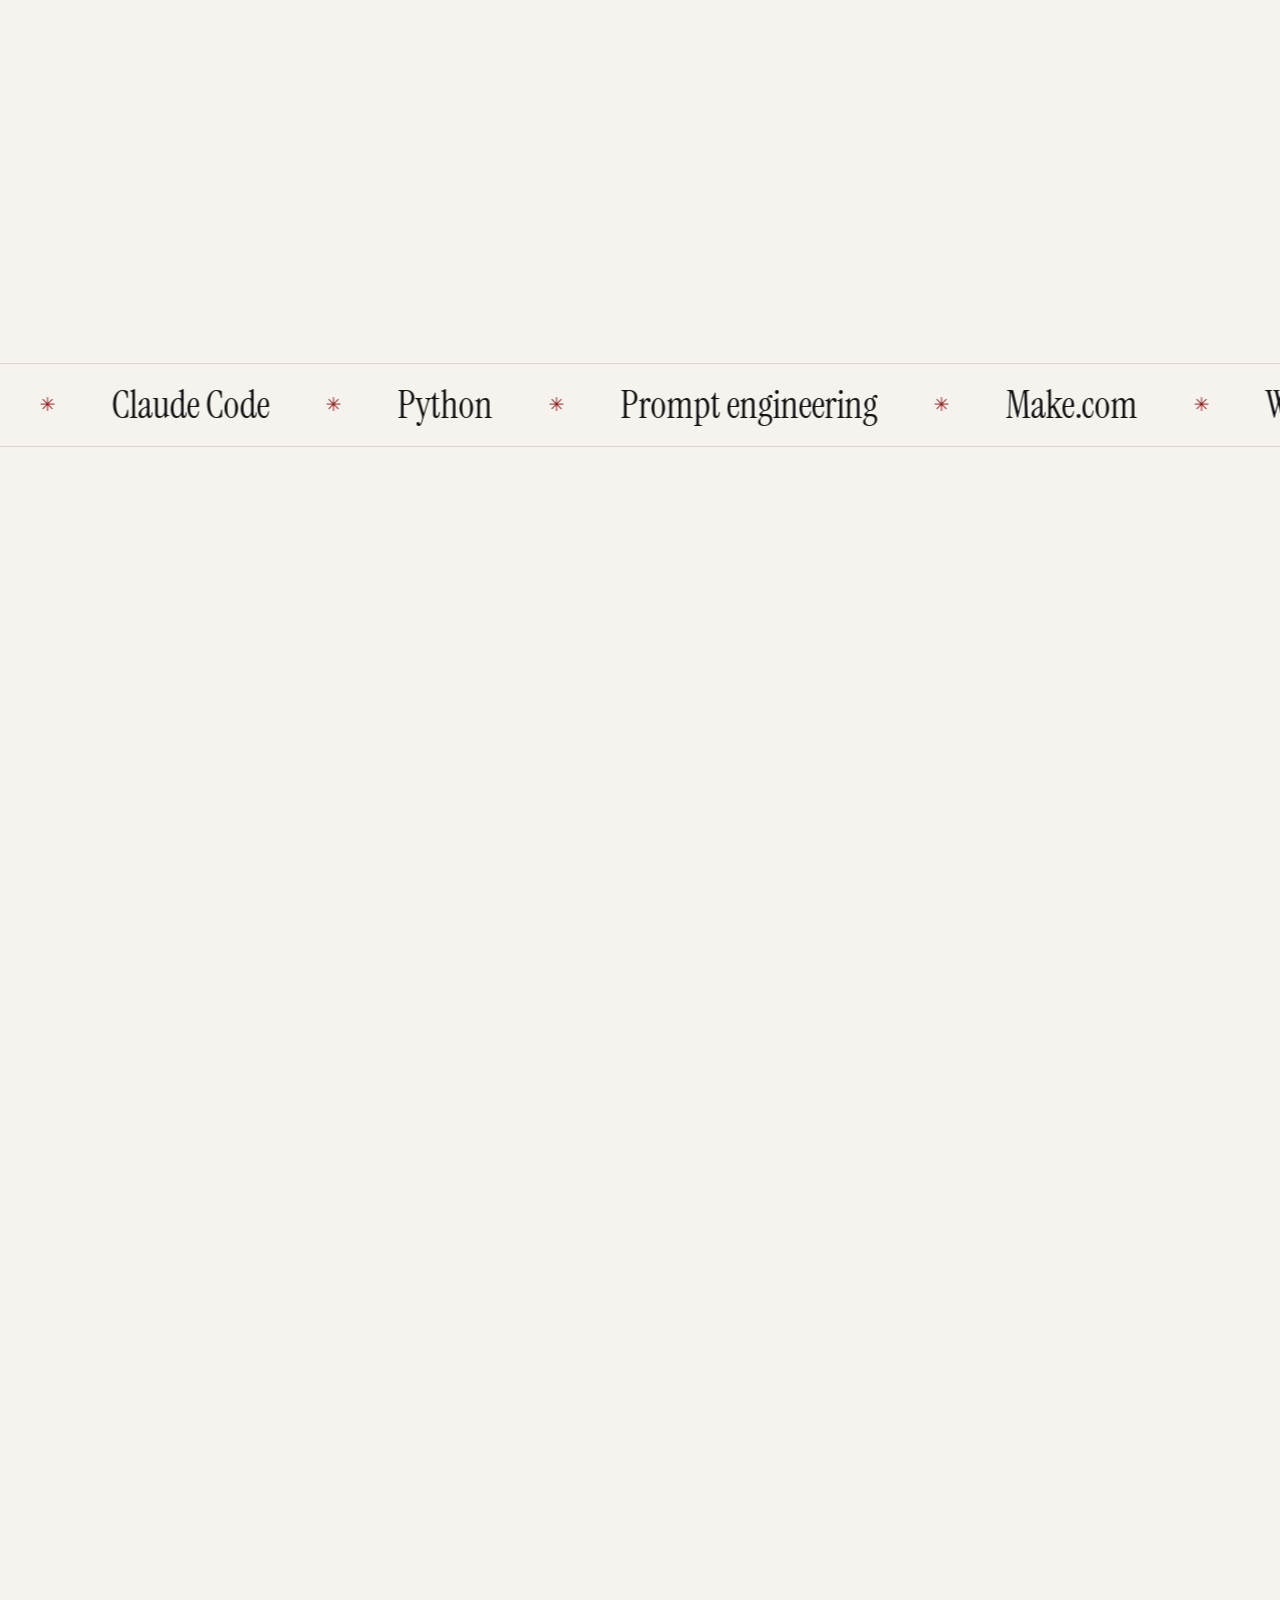
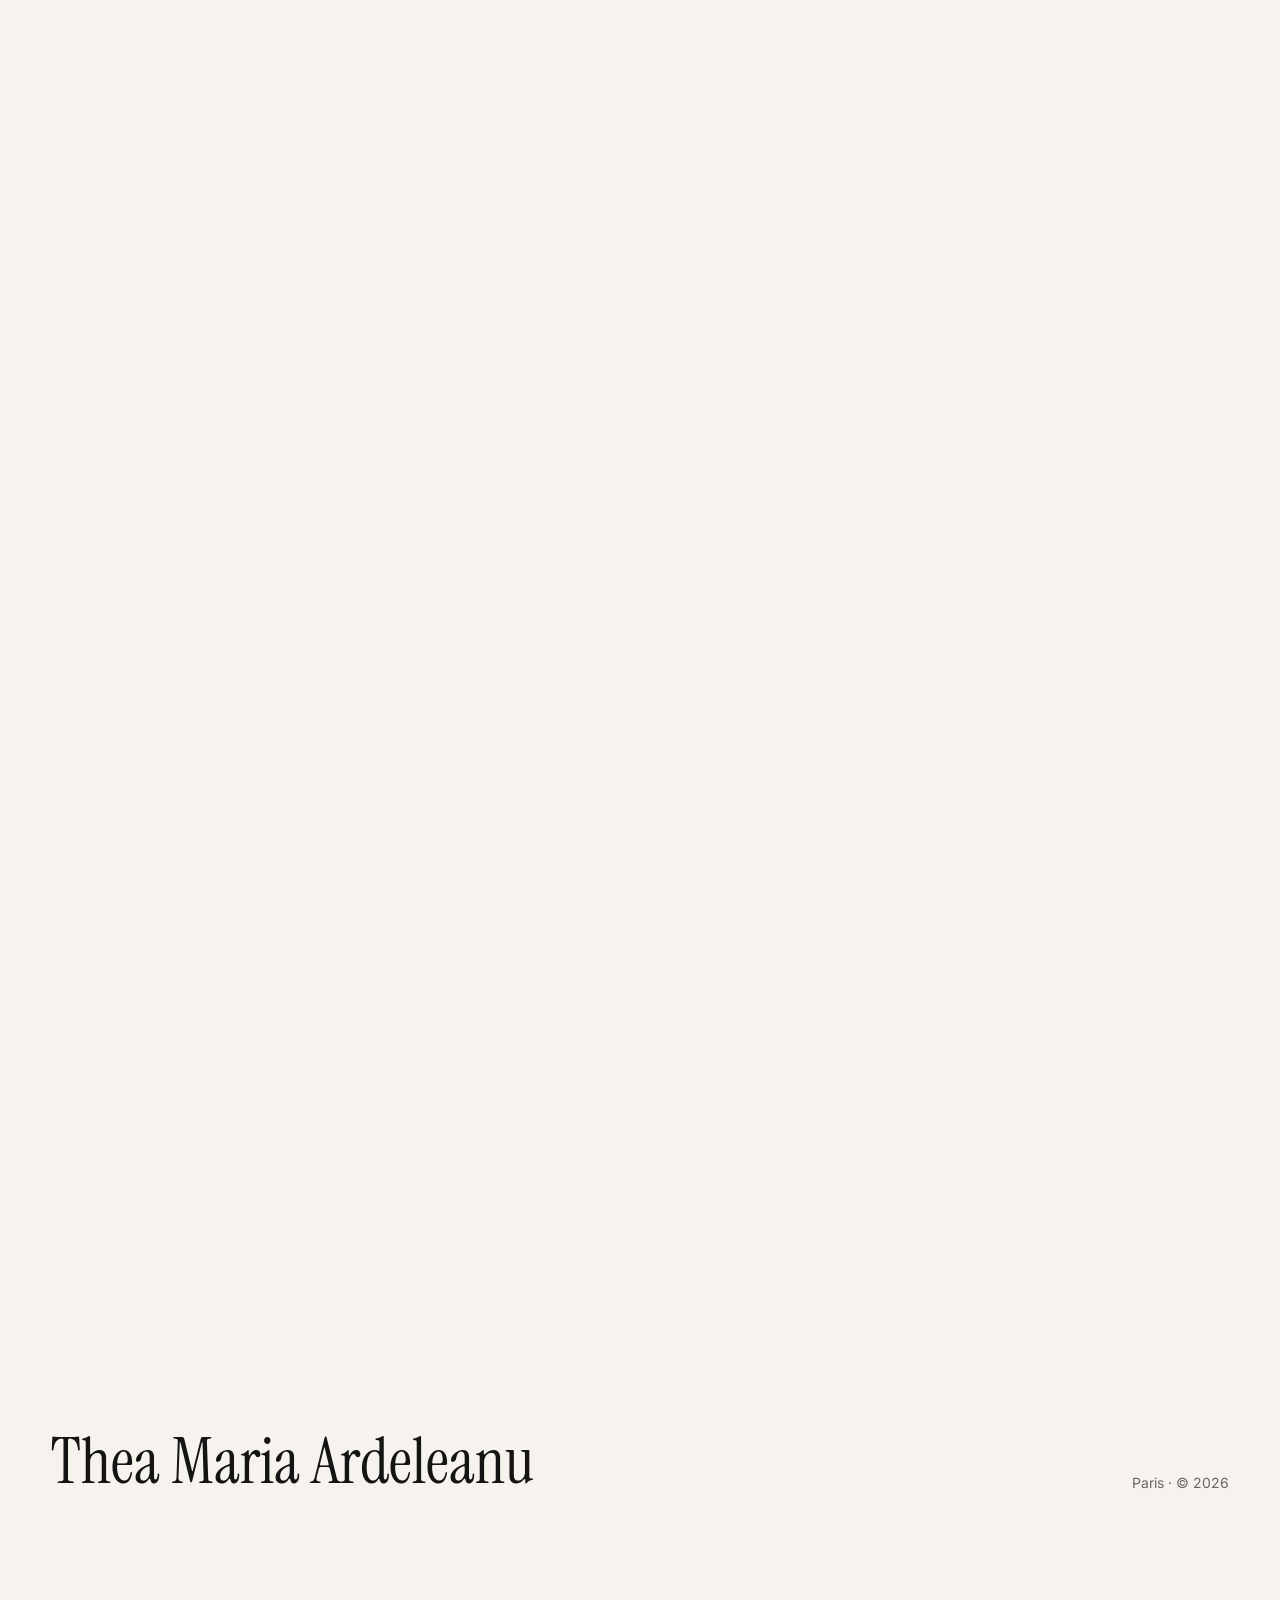
<file: startup.html>
<!doctype html><html lang="en"><head><meta charset="utf-8"><title>Thea Maria Ardeleanu</title><meta name="robots" content="noindex"><link rel="canonical" href="https://ardeleanuthea.github.io/"><meta http-equiv="refresh" content="0; url=./#experience"></head><body><a href="./#experience">Continue</a></body></html>
</file>
<file: assets/site.css>
:root {
  --bg: #f6f3ee;
  --paper: #fbf9f6;
  --ink: #141414;
  --muted: #6b6660;
  --faint: #cfc8bd;
  --line: #ddd6cc;
  --accent: #8e1b1b;
  --accent-soft: #d9a3a3;
  --dark: #0f0f0f;
  --dark-2: #1a1918;
  --on-dark: #f3efe8;
  --on-dark-muted: #9d978e;
  --serif: "Instrument Serif", Georgia, serif;
  --sans: "Inter", system-ui, -apple-system, sans-serif;
  --mono: "JetBrains Mono", ui-monospace, Menlo, monospace;
  --pad: clamp(16px, 4vw, 56px);
  --ease: cubic-bezier(.2, .7, .1, 1);
}

*, *::before, *::after { box-sizing: border-box; }
html { scroll-behavior: smooth; scroll-padding-top: 80px; }
body {
  margin: 0; background: var(--bg); color: var(--ink);
  font: 400 16px/1.6 var(--sans); -webkit-font-smoothing: antialiased;
  overflow-x: hidden;
}
a { color: inherit; }
img { max-width: 100%; display: block; }
button { font: inherit; color: inherit; }
h1, h2, h3, h4 { font-weight: 400; margin: 0; }

html[data-lang="en"] [lang="fr"],
html[data-lang="fr"] [lang="en"] { display: none !important; }

.skip { position: absolute; left: -999px; top: 8px; background: var(--ink); color: var(--bg); padding: 8px 12px; z-index: 100; }
.skip:focus { left: 8px; }
a:focus-visible, button:focus-visible, summary:focus-visible, .step:focus-visible { outline: 2px solid var(--accent); outline-offset: 3px; }

/* ---------- Bar & menu ---------- */
.bar {
  position: fixed; inset: 0 0 auto 0; z-index: 50;
  display: flex; align-items: center; justify-content: space-between;
  padding: 16px var(--pad);
  transition: background .3s, backdrop-filter .3s, transform .4s var(--ease);
}
.bar.scrolled { background: color-mix(in srgb, var(--bg) 85%, transparent); backdrop-filter: blur(12px); }
.bar.hide { transform: translateY(-100%); }
.mark { font: 400 26px/1 var(--serif); text-decoration: none; }
.bar-right { display: flex; gap: 10px; align-items: center; }
.lang { display: flex; border: 1px solid var(--line); border-radius: 99px; padding: 2px; background: var(--paper); }
.lang button { font-size: 12px; font-weight: 500; letter-spacing: .04em; border: 0; background: none; color: var(--muted); padding: 7px 10px; border-radius: 99px; cursor: pointer; }
.lang button[aria-pressed="true"] { background: var(--ink); color: var(--bg); }
.menu-btn {
  border: 0; background: var(--accent); color: #fff; border-radius: 99px;
  padding: 10px 18px; font-size: 14px; font-weight: 500; cursor: pointer;
  transition: transform .2s var(--ease);
}
.menu-btn:hover { transform: scale(1.05); }
body.menu-open .menu-btn { background: var(--ink); }

.menu {
  position: fixed; inset: 0; z-index: 40; background: var(--dark); color: var(--on-dark);
  display: flex; flex-direction: column; justify-content: center; padding: 100px var(--pad) 40px;
  clip-path: circle(0 at calc(100% - 60px) 36px); transition: clip-path .7s var(--ease);
}
.menu[hidden] { display: flex; visibility: hidden; }
body.menu-open .menu { clip-path: circle(150% at calc(100% - 60px) 36px); visibility: visible; }
.menu ol { list-style: none; margin: 0; padding: 0; }
.menu li a {
  display: flex; align-items: baseline; gap: 20px; text-decoration: none;
  font: 400 clamp(44px, 8vw, 104px)/1.05 var(--serif); padding: 4px 0;
  transition: color .2s, padding .3s var(--ease);
}
.menu li a:hover { color: var(--accent-soft); padding-left: 16px; }
.menu li small { font: 500 13px/1 var(--sans); color: var(--on-dark-muted); width: 28px; }
.menu-cv { margin-top: 40px; font-size: 16px; color: var(--on-dark-muted); }
body.menu-open .bar .mark { color: var(--on-dark); }
body.menu-open .bar { background: transparent; backdrop-filter: none; }
body.menu-open .lang { background: transparent; border-color: #333; }

/* ---------- Hero ---------- */
.hero { padding: 120px var(--pad) 72px; min-height: 100svh; display: flex; flex-direction: column; justify-content: flex-end; }
.hero-title { font: 400 clamp(64px, 13.5vw, 230px)/.86 var(--serif); letter-spacing: -.03em; margin: 0 0 48px; }
.line { display: flex; align-items: stretch; gap: 2vw; }
.l1 { justify-content: flex-end; }
.l2 em { color: var(--accent); flex: none; }
.hero-img { flex: 1; min-width: 0; overflow: hidden; border-radius: 10px; margin: .1em 0 .06em; background: var(--dark); }
.hero-img img { width: 100%; height: 100%; object-fit: cover; object-position: 50% 30%; transform: scale(1.08); transition: transform 1.6s var(--ease); }
.loaded .hero-img img { transform: scale(1); }
.hero-foot { display: flex; justify-content: space-between; align-items: flex-end; gap: 32px; border-top: 1px solid var(--line); padding-top: 24px; }
.hero-lede { font: 400 clamp(24px, 2.4vw, 34px)/1.18 var(--serif); letter-spacing: -.005em; max-width: 30ch; margin: 0; }
.hero-lede em { color: var(--accent); }
.arrow-link { display: inline-flex; gap: 10px; align-items: center; font-size: clamp(20px, 2vw, 26px); text-decoration: none; border-bottom: 1.5px solid var(--ink); padding-bottom: 4px; white-space: nowrap; }
.arrow-link i { font-style: normal; color: var(--accent); transition: transform .3s var(--ease); }
.arrow-link:hover i { transform: translate(4px, -4px); }

.rise { display: inline-block; opacity: 0; transform: translateY(40px); transition: opacity 1s var(--ease), transform 1s var(--ease); }
.hero-foot.rise, .line.rise { display: flex; }
.hero-img.rise { display: block; }
.loaded .rise { opacity: 1; transform: none; }
.d1 { transition-delay: .12s !important; } .d2 { transition-delay: .24s !important; } .d3 { transition-delay: .4s !important; }

/* ---------- Shared ---------- */
.pill { justify-self: start; align-self: start; width: fit-content; display: inline-flex; align-items: center; gap: 8px; font-size: 12px; font-weight: 500; letter-spacing: .08em; text-transform: uppercase; border: 1px solid var(--line); background: var(--paper); border-radius: 99px; padding: 7px 14px; }
.pill i { width: 8px; height: 8px; border-radius: 50%; background: var(--accent); box-shadow: 0 0 0 3px color-mix(in srgb, var(--accent) 20%, transparent); }
.pill-dark { background: var(--dark-2); border-color: #2c2b29; color: var(--on-dark); }
.sec-head { padding: 0 var(--pad); display: grid; grid-template-columns: 1fr 2.2fr; gap: 24px; align-items: start; margin-bottom: 48px; }
.sec-head h2 { font: 400 clamp(40px, 5.6vw, 84px)/1 var(--serif); letter-spacing: -.02em; grid-column: 2; }
.sec-head .sec-sub { grid-column: 2; color: var(--muted); margin: -8px 0 0; font-size: 17px; }
.tags { list-style: none; margin: 0; padding: 0; display: flex; flex-wrap: wrap; gap: 6px; }
.tags li { border: 1px solid var(--faint); border-radius: 99px; padding: 3px 11px; font-size: 13px; color: #3b3834; }
.muted { color: var(--muted); }

.fade { opacity: 0; transform: translateY(32px); transition: opacity .9s var(--ease), transform .9s var(--ease); }
.fade.in { opacity: 1; transform: none; }

/* ---------- About ---------- */
.about { display: grid; grid-template-columns: 1fr 2.2fr; gap: 24px; padding: 120px var(--pad) 100px; }
.statement { font: 400 clamp(30px, 4vw, 58px)/1.1 var(--serif); letter-spacing: -.01em; margin: 0 0 32px; }
.statement .w { color: var(--faint); transition: color .25s; }
.statement .w.on { color: var(--ink); }
.about-sub { max-width: 56ch; color: var(--muted); font-size: 17px; margin: 0; }

/* ---------- Stats ---------- */
.stats { display: grid; grid-template-columns: repeat(4, 1fr); margin: 0 var(--pad) 140px; border-top: 1px solid var(--ink); }
.stat { padding: 28px 24px 8px 0; }
.stat + .stat { padding-left: 24px; border-left: 1px solid var(--line); }
.stat b { display: block; font: 400 clamp(52px, 6vw, 92px)/1 var(--serif); letter-spacing: -.02em; margin-bottom: 12px; font-variant-numeric: tabular-nums; }
.stat span { color: var(--muted); font-size: 15px; display: block; max-width: 22ch; }

/* ---------- Accordion ---------- */
.services { padding-bottom: 140px; }
.acc { padding: 0 var(--pad); }
.acc details { border-top: 1px solid var(--line); }
.acc details:last-child { border-bottom: 1px solid var(--line); }
.acc summary {
  list-style: none; cursor: pointer; display: grid; grid-template-columns: 1fr 2.2fr 48px;
  gap: 24px; align-items: center; padding: 22px 0; transition: color .2s;
}
.acc summary::-webkit-details-marker { display: none; }
.acc summary small { font-size: clamp(18px, 2vw, 26px); color: var(--muted); font-variant-numeric: tabular-nums; }
.acc-t { font: 400 clamp(34px, 5vw, 76px)/1.02 var(--serif); letter-spacing: -.02em; transition: transform .4s var(--ease), color .2s; }
.acc summary:hover .acc-t { transform: translateX(12px); color: var(--accent); }
.plus { width: 30px; height: 30px; position: relative; justify-self: end; }
.plus::before, .plus::after { content: ""; position: absolute; left: 50%; top: 50%; width: 26px; height: 1.5px; background: currentColor; transform: translate(-50%, -50%); transition: transform .4s var(--ease); }
.plus::after { transform: translate(-50%, -50%) rotate(90deg); }
details[open] .plus::after { transform: translate(-50%, -50%) rotate(0); }
.acc-body { display: grid; grid-template-columns: 1fr 2.2fr 48px; gap: 24px; padding: 0 0 32px; }
.acc-body > * { grid-column: 2; }
.acc-body p { font-size: 18px; max-width: 60ch; margin: 0 0 18px; }
.acc-body ul:not(.tags) { margin: 0 0 12px; padding-left: 20px; max-width: 64ch; }
.acc-body li { margin-bottom: 6px; }
.acc-body li::marker { color: var(--accent); }
details[open] .acc-body { animation: open .5s var(--ease); }
@keyframes open { from { opacity: 0; transform: translateY(-8px); } to { opacity: 1; transform: none; } }

.acc-exp .acc-t { font-size: clamp(30px, 4vw, 60px); display: flex; flex-direction: column; }
.acc-exp .acc-t em { font: italic 400 .42em/1.3 var(--serif); color: var(--muted); margin-top: 6px; letter-spacing: 0; }
.acc-exp summary small { font-size: 15px; }

/* ---------- Process ---------- */
.process { background: var(--dark); color: var(--on-dark); padding: 120px var(--pad); }
.process-head { display: grid; grid-template-columns: 1fr 1.3fr; gap: 24px; margin-bottom: 72px; }
.big-dark { font: 400 clamp(30px, 3.6vw, 52px)/1.12 var(--serif); margin: 0; }
.steps { display: flex; gap: 14px; height: 400px; }
.step {
  flex: 1; min-width: 0; background: var(--dark-2); border: 1px solid #2c2b29; border-radius: 14px;
  padding: 28px; display: flex; flex-direction: column; justify-content: space-between;
  transition: flex .6s var(--ease), background .4s; cursor: default; outline-offset: 4px; overflow: hidden;
}
.step small { font-size: 14px; color: var(--on-dark-muted); }
.step h3 { font: 400 clamp(32px, 3.4vw, 52px)/1 var(--serif); }
.step p { color: var(--on-dark-muted); margin: 14px 0 0; max-width: 34ch; opacity: 0; transform: translateY(10px); transition: opacity .4s, transform .4s var(--ease); }
.steps .step.active { flex: 2.4; background: #221f1d; }
.step.active p { opacity: 1; transform: none; transition-delay: .15s; color: var(--on-dark); }
.step.active h3 { color: var(--accent-soft); }

/* ---------- Work ---------- */
.work { padding: 140px 0 120px; }
.grid { display: grid; grid-template-columns: repeat(5, 1fr); gap: 56px 32px; padding: 0 var(--pad); }
.card { grid-column: span 2; }
.card.c-wide { grid-column: span 3; }
.grid .card:nth-child(2) { margin-top: 120px; }
.grid .card:nth-child(4) { margin-top: -60px; }
.shot { position: relative; border-radius: 12px; overflow: hidden; aspect-ratio: 4 / 3; background: var(--dark); display: grid; place-items: center; padding: 56px 28px 28px; cursor: pointer; transition: transform .6s var(--ease), border-radius .6s var(--ease); }
.c-wide .shot { aspect-ratio: 16 / 10; }
.card:hover .shot { transform: scale(.985); border-radius: 22px; }
.card-open { display: block; width: 100%; text-align: left; background: none; border: 0; padding: 0; cursor: pointer; }
.card-meta { display: flex; justify-content: space-between; align-items: center; gap: 16px; margin-top: 16px; flex-wrap: wrap; }
.card-title { font: 400 clamp(24px, 2.2vw, 32px)/1.1 var(--serif); transition: color .2s; }
.card-open:hover .card-title, .card:hover .card-title { color: var(--accent); }
.card-sum { display: block; color: var(--muted); margin: 6px 0 0; font-size: 15px; }
.card-cta { display: inline-block; margin-top: 10px; font-size: 14px; font-weight: 500; border-bottom: 1px solid currentColor; padding-bottom: 2px; }
.tags > span { border: 1px solid var(--faint); border-radius: 99px; padding: 3px 11px; font-size: 13px; color: #3b3834; }

/* Before / after */
.ba > .pane { grid-area: 1 / 1; width: 100%; display: grid; gap: 14px; justify-items: center; transition: opacity .6s var(--ease), transform .6s var(--ease), filter .6s var(--ease); }
.ba > .pane-after { opacity: 0; transform: translateY(14px) scale(.98); filter: blur(6px); pointer-events: none; }
.ba[data-state="after"] > .pane-before { opacity: 0; transform: translateY(-14px) scale(.98); filter: blur(6px); pointer-events: none; }
.ba[data-state="after"] > .pane-after { opacity: 1; transform: none; filter: none; pointer-events: auto; }
.ba-toggle { position: absolute; top: 14px; left: 14px; z-index: 3; display: flex; padding: 3px; border-radius: 99px; background: rgba(255,255,255,.85); backdrop-filter: blur(8px); box-shadow: 0 2px 10px rgba(0,0,0,.08); }
.ba-toggle button { border: 0; background: none; font-size: 12px; font-weight: 500; padding: 6px 12px; border-radius: 99px; cursor: pointer; color: var(--muted); transition: background .3s, color .3s; }
.ba-toggle button[aria-pressed="true"] { background: var(--ink); color: #fff; }
.ba[data-state="after"] .ba-toggle button[aria-pressed="true"] { background: var(--accent); }
.pane-cap { margin: 0; font-size: 13px; color: var(--muted); text-align: center; max-width: 46ch; }
.pane-cap-dark { color: var(--on-dark-muted); }

/* GEO shot */
.shot-geo { background: linear-gradient(160deg, #eef0f8, #f6f7fc 60%); }
.old-page { background: #fff; border-radius: 12px; padding: 18px 20px; width: min(520px, 100%); box-shadow: 0 6px 24px rgba(0,0,0,.06); display: grid; gap: 8px; filter: grayscale(1); }
.old-h { font: 700 clamp(16px, 1.6vw, 20px)/1.2 "Roboto Slab", Georgia, serif; margin: 0 0 4px; color: #333; }
.old-page .ln { display: block; height: 7px; border-radius: 4px; background: #eceae6; }
.old-page .ln.short { width: 55%; }
.old-chips { display: flex; flex-wrap: wrap; gap: 6px; margin: 6px 0 0; }
.old-chips s { font-size: 11px; border: 1px dashed #d8b4b4; color: #a05a5a; border-radius: 99px; padding: 3px 9px; text-decoration-color: rgba(142,27,27,.6); }
.geo-box { background: #fff; border-radius: 16px; padding: 18px 20px 12px; box-shadow: 0 10px 40px rgba(30, 35, 112, .12); max-width: 560px; color: #1e2370; transform: rotate(-1deg); }
.geo-l { font-size: 11px; font-weight: 600; letter-spacing: .12em; text-transform: uppercase; color: #3aa864; margin: 0 0 6px; }
.geo-t { font-size: clamp(11px, 1.05vw, 14px); line-height: 1.55; margin: 0 0 10px; color: #2b2f5e; }
.geo-chips { display: flex; flex-wrap: wrap; gap: 6px; margin: 0; }
.geo-chips span { font-size: 11px; background: #f6f7fc; border: 1px solid #e3e5f2; border-radius: 99px; padding: 3px 9px; }
.geo-ai { justify-self: end; margin-right: 6%; display: grid; gap: 8px; width: min(320px, 70%); }
.geo-q { justify-self: end; background: #1e2370; color: #fff; font-size: 12px; padding: 8px 12px; border-radius: 14px 14px 4px 14px; }
.geo-a { background: #fff; border-radius: 14px 14px 14px 4px; padding: 10px 12px; display: grid; gap: 5px; box-shadow: 0 6px 20px rgba(0,0,0,.08); }
.geo-a i { height: 6px; border-radius: 3px; background: #e3e5f2; }
.geo-a i.short { width: 60%; }
.geo-a em { font-style: normal; font-size: 11px; color: #1e2370; background: #eef0f8; justify-self: start; padding: 2px 8px; border-radius: 99px; }

/* SERP shot */
.shot-serp { background: #fff; border: 1px solid var(--line); }
.serp { position: relative; width: 100%; border-radius: 10px; padding: 14px 16px; font-family: Arial, sans-serif; }
.serp-before { background: #fbf1f1; }
.serp-after { background: #f0f7f1; }
.serp-x { position: absolute; right: 12px; top: -12px; margin: 0; font: 400 28px/1 var(--serif); color: var(--accent); background: #fff; padding: 0 6px; border-radius: 6px; }
.serp-t { font-size: clamp(11px, 1.05vw, 14px); color: #1a0dab; margin: 0 0 6px; white-space: nowrap; overflow: hidden; text-overflow: ellipsis; }
.serp-t:last-child { margin: 0; }
.serp-before .serp-t { color: #9a8f8f; }
.serp-before .serp-t:nth-of-type(3) { opacity: .7; } .serp-before .serp-t:nth-of-type(4) { opacity: .4; }

/* Agent shot */
.shot-term { background: radial-gradient(circle at 30% 20%, #2a1414, var(--dark) 70%); }
.todo { list-style: none; margin: 0; padding: 0; width: min(340px, 100%); display: grid; gap: 8px; }
.todo li { display: flex; gap: 10px; align-items: center; color: #cfc8bd; font-size: clamp(12px, 1.1vw, 14px); background: #1a1918; border: 1px solid #2c2b29; border-radius: 8px; padding: 8px 12px; }
.todo li::before { content: ""; flex: none; width: 13px; height: 13px; border: 1.5px solid #5a554f; border-radius: 3px; }
.term { width: 100%; background: #0b0b0b; border: 1px solid #2c2b29; border-radius: 10px; overflow: hidden; }
.term-bar { display: flex; gap: 6px; align-items: center; padding: 10px 12px; margin: 0; border-bottom: 1px solid #222; }
.term-bar i { width: 9px; height: 9px; border-radius: 50%; background: #3a3836; }
.term-bar span { font: 11px var(--mono); color: #6d6862; margin-left: 8px; }
.term pre { margin: 0; padding: 14px 16px 18px; font: clamp(10px, .95vw, 13px)/1.75 var(--mono); color: #e6e1d9; white-space: pre; overflow: hidden; }
.term .p { color: var(--accent-soft); } .term .ok { color: #7fc48b; } .term .dim { color: #807a72; }
.caret { display: inline-block; width: 7px; height: 1.1em; background: var(--accent-soft); vertical-align: -3px; margin-left: 4px; animation: blink 1s steps(1) infinite; }
@keyframes blink { 50% { opacity: 0; } }

/* Speed shot */
.shot-speed { background: var(--paper); border: 1px solid var(--line); }
.bars { width: min(560px, 100%); }
.bars p { font-size: 12px; font-weight: 500; letter-spacing: .06em; text-transform: uppercase; color: var(--muted); margin: 14px 0 6px; }
.bars p:first-child { margin-top: 0; }
.bar-row { height: 30px; }
.b { position: relative; display: flex; align-items: center; height: 100%; width: 100%; border-radius: 6px; padding: 0 12px; background: #e3d9cd; color: #6b6660; font: 500 12px/1 var(--mono); white-space: nowrap; transition: width 1.2s var(--ease), background .6s; }
.b em { font-style: normal; transition: opacity .4s; }
.b .v-a { position: absolute; left: 12px; opacity: 0; }
.ba[data-state="after"] .b { width: var(--a); background: var(--accent); color: #fff; }
.ba[data-state="after"] .b .v-b { opacity: 0; }
.ba[data-state="after"] .b .v-a { opacity: 1; transition-delay: .6s; }
.b .v-a.out { left: calc(100% + 8px); color: var(--accent); }
.shot-speed { align-content: center; gap: 18px; }
.speed-cap .c-a, .ba[data-state="after"] .speed-cap .c-b { display: none; }
.ba[data-state="after"] .speed-cap .c-a { display: inline; }

/* ---------- Case dialog ---------- */
.case { width: min(980px, calc(100% - 32px)); max-height: calc(100svh - 48px); border: 0; border-radius: 18px; padding: 0; background: var(--bg); color: var(--ink); overflow: auto; }
.case::backdrop { background: rgba(15, 15, 15, .6); backdrop-filter: blur(6px); }
.case[open] { animation: pop .5s var(--ease); }
@keyframes pop { from { opacity: 0; transform: translateY(30px) scale(.98); } to { opacity: 1; transform: none; } }
.case-close { position: sticky; top: 14px; float: right; margin: 14px 14px 0 0; width: 42px; height: 42px; border-radius: 50%; border: 1px solid var(--line); background: var(--paper); font-size: 22px; line-height: 1; cursor: pointer; z-index: 2; }
.case-content { padding: 44px clamp(22px, 5vw, 56px) 48px; }
.case-kicker { font-size: 12px; font-weight: 500; letter-spacing: .1em; text-transform: uppercase; color: var(--accent); margin: 0 0 12px; }
.case h2 { font: 400 clamp(34px, 5vw, 60px)/1.02 var(--serif); letter-spacing: -.02em; margin-bottom: 36px; max-width: 18ch; }
.case-cols { display: grid; grid-template-columns: 1fr 1.4fr; gap: 40px; }
.case h4 { font-size: 12px; font-weight: 500; letter-spacing: .1em; text-transform: uppercase; color: var(--muted); margin-bottom: 10px; }
.case-cols p { margin: 0; font-size: 16px; }
.case-cols ul { margin: 0; padding-left: 18px; }
.case-cols li { margin-bottom: 8px; }
.case-cols li::marker { color: var(--accent); }
.case-result { margin-top: 40px; display: grid; grid-template-columns: repeat(3, auto 1fr); align-items: baseline; gap: 8px 12px; background: var(--dark); color: var(--on-dark); border-radius: 12px; padding: 24px 28px; }
.case-result b { font: 400 44px/1 var(--serif); color: var(--accent-soft); }
.case-result span { color: var(--on-dark-muted); font-size: 14px; }

/* ---------- Marquee ---------- */
.marquee { overflow: hidden; border-block: 1px solid var(--line); padding: 22px 0; }
.track { display: flex; gap: 56px; width: max-content; animation: slide 40s linear infinite; }
.marquee:hover .track { animation-play-state: paused; }
.track span { font: 400 clamp(28px, 3vw, 44px)/1 var(--serif); white-space: nowrap; display: flex; align-items: center; gap: 56px; }
.track span::after { content: "✳"; font-size: .5em; color: var(--accent); }
@keyframes slide { to { transform: translateX(-50%); } }

/* ---------- Experience & education ---------- */
.exp { padding: 140px 0 120px; }
.edu { padding: 0 0 120px; }
.edu-grid { display: grid; grid-template-columns: 1fr 1.6fr 1fr; gap: 14px; padding: 0 var(--pad); }
.edu-card { background: var(--paper); border: 1px solid var(--line); border-radius: 14px; padding: 24px; display: flex; flex-direction: column; gap: 6px; min-height: 240px; transition: transform .4s var(--ease), border-color .3s; }
.edu-card:hover { transform: translateY(-6px); border-color: var(--accent); }
.edu-card small { font-size: 13px; color: var(--muted); margin-bottom: auto; padding-bottom: 32px; }
.edu-card h3 { font: 400 28px/1.05 var(--serif); }
.edu-card p { margin: 0; font-size: 15px; }
.facts { display: grid; grid-template-columns: 1fr 1fr; gap: 32px; padding: 40px var(--pad) 0; }
.facts h4 { font-size: 12px; font-weight: 500; letter-spacing: .1em; text-transform: uppercase; color: var(--muted); margin-bottom: 8px; }
.facts p { margin: 0; font-size: 17px; }

/* ---------- Contact ---------- */
.contact { margin: 0 var(--pad); background: var(--dark); color: var(--on-dark); border-radius: 18px; padding: clamp(48px, 8vw, 120px) clamp(22px, 6vw, 80px); }
.contact h2 { font: 400 clamp(48px, 8vw, 128px)/.95 var(--serif); letter-spacing: -.02em; margin-bottom: 24px; }
.contact h2 em { color: var(--accent-soft); }
.contact > p { color: var(--on-dark-muted); max-width: 48ch; font-size: 18px; margin: 0 0 40px; }
.contact-actions { display: flex; flex-wrap: wrap; gap: 12px; align-items: center; }
.btn-big { font: 400 clamp(20px, 2.6vw, 34px)/1 var(--serif); text-decoration: none; background: var(--on-dark); color: var(--ink); border-radius: 99px; padding: 18px 28px; overflow-wrap: anywhere; transition: background .3s, color .3s; }
.btn-big:hover { background: var(--accent); color: #fff; }
.copy { border: 1px solid #3a3836; background: none; color: var(--on-dark); border-radius: 99px; padding: 16px 22px; cursor: pointer; }
.copy:hover { border-color: var(--on-dark); }
.socials { list-style: none; padding: 0; margin: 48px 0 0; display: flex; flex-wrap: wrap; gap: 12px 32px; }
.socials a { text-decoration: none; color: var(--on-dark-muted); font-size: 16px; }
.socials a:hover { color: var(--on-dark); }

.foot { display: flex; justify-content: space-between; align-items: flex-end; padding: 56px var(--pad) 32px; color: var(--muted); font-size: 14px; }
.foot-name { font: 400 clamp(28px, 5vw, 64px)/1 var(--serif); color: var(--ink); }

.toast { position: fixed; left: 50%; bottom: 28px; transform: translate(-50%, 20px); background: var(--ink); color: var(--bg); padding: 10px 18px; border-radius: 99px; font-size: 14px; opacity: 0; pointer-events: none; transition: opacity .3s, transform .3s var(--ease); z-index: 60; }
.toast.show { opacity: 1; transform: translate(-50%, 0); }

/* ---------- Responsive ---------- */
@media (max-width: 960px) {
  .sec-head, .about, .process-head { grid-template-columns: 1fr; }
  .sec-head h2, .sec-head .sec-sub { grid-column: 1; }
  .stats { grid-template-columns: 1fr 1fr; }
  .stat:nth-child(3) { padding-left: 0; border-left: 0; }
  .stat:nth-child(n+3) { border-top: 1px solid var(--line); margin-top: 24px; }
  .acc summary { grid-template-columns: 56px 1fr 32px; gap: 12px; }
  .acc-body { grid-template-columns: 56px 1fr 32px; gap: 12px; }
  .steps { height: 360px; }
  .step { padding: 22px; }
  .step p { opacity: 1; transform: none; font-size: 14px; }
  .steps .step.active { flex: 1.6; }
  .grid { grid-template-columns: 1fr; gap: 48px; }
  .card, .card.c-wide { grid-column: auto; }
  .grid .card:nth-child(n) { margin-top: 0; }
  .edu-grid { grid-template-columns: 1fr 1fr; }
  .edu-wide { grid-column: span 2; }
  .case-cols { grid-template-columns: 1fr; gap: 24px; }
}
@media (max-width: 600px) {
  .hero { min-height: auto; padding-top: 110px; }
  .hero-title { font-size: clamp(52px, 17vw, 96px); }
  .line { flex-wrap: wrap; }
  .l1 { justify-content: flex-start; }
  .hero-img { flex-basis: 100%; height: 44vw; margin-top: 16px; order: 2; }
  .hero-foot { flex-direction: column; align-items: flex-start; }
  .about { padding-top: 90px; }
  .stats { margin-bottom: 100px; }
  .steps { height: auto; overflow-x: auto; scroll-snap-type: x mandatory; margin-right: calc(-1 * var(--pad)); padding-right: var(--pad); scrollbar-width: none; }
  .steps::-webkit-scrollbar { display: none; }
  .step, .steps .step.active { flex: 0 0 78%; min-height: 300px; scroll-snap-align: start; }
  .stat, .stat + .stat { padding: 20px 12px 4px 0; }
  .stat:nth-child(even) { padding-left: 12px; }
  .stat b { font-size: 44px; }
  .acc summary, .acc-body { grid-template-columns: 1fr 28px; }
  .acc summary small { grid-column: 1 / -1; font-size: 14px; margin-bottom: -10px; }
  .acc-body > * { grid-column: 1; }
  .acc-body p { font-size: 16px; }
  .shot { padding: 56px 14px 16px; aspect-ratio: auto; min-height: 320px; }
  .c-wide .shot { aspect-ratio: auto; }
  .geo-ai { display: none; }
  .edu-grid, .facts { grid-template-columns: 1fr; }
  .edu-wide { grid-column: auto; }
  .edu-card { min-height: 0; }
  .case-result { grid-template-columns: auto 1fr; }
  .foot { flex-direction: column; align-items: flex-start; gap: 8px; }
}

@media (prefers-reduced-motion: reduce) {
  html { scroll-behavior: auto; }
  *, *::before, *::after { animation: none !important; transition: none !important; }
  .rise, .fade { opacity: 1; transform: none; }
  .statement .w { color: var(--ink); }
}
</file>
<file: assets/cv.css>
:root {
  --bg: #f6f3ee;
  --ink: #141414;
  --muted: #6b6660;
  --line: #d9d3ca;
  --accent: #8e1b1b;
  --dark: #0f0f0f;
  --serif: "Instrument Serif", Georgia, serif;
  --sans: "Inter", system-ui, -apple-system, sans-serif;
  --max: 1120px;
}

*, *::before, *::after { box-sizing: border-box; }
html { scroll-behavior: smooth; scroll-padding-top: 72px; }
body {
  margin: 0;
  background: var(--bg);
  color: var(--ink);
  font: 400 16px/1.6 var(--sans);
  -webkit-font-smoothing: antialiased;
}
a { color: inherit; }
img { max-width: 100%; display: block; }

/* Language switch: only the active language is shown */
html[data-lang="en"] [lang="fr"],
html[data-lang="fr"] [lang="en"] { display: none !important; }

/* Top bar */
.bar {
  position: sticky; top: 0; z-index: 10;
  display: flex; align-items: center; gap: 24px;
  padding: 14px max(16px, calc((100% - var(--max)) / 2));
  background: color-mix(in srgb, var(--bg) 88%, transparent);
  backdrop-filter: blur(10px);
  border-bottom: 1px solid var(--line);
}
.mark { font: 400 24px/1 var(--serif); text-decoration: none; letter-spacing: .02em; }
.nav { display: flex; gap: 22px; margin-left: auto; }
.nav a { font-size: 14px; text-decoration: none; color: var(--muted); }
.nav a:hover { color: var(--ink); }
.lang { display: flex; border: 1px solid var(--line); border-radius: 99px; padding: 2px; }
.lang button {
  font: 500 12px/1 var(--sans); letter-spacing: .04em;
  border: 0; background: none; color: var(--muted);
  padding: 7px 10px; border-radius: 99px; cursor: pointer;
}
.lang button[aria-pressed="true"] { background: var(--ink); color: var(--bg); }

main, .foot { max-width: var(--max); margin: 0 auto; padding: 0 16px; }

/* Hero */
.hero {
  display: grid; grid-template-columns: 1.15fr .85fr; gap: 56px;
  align-items: end; padding: 72px 0 56px;
}
.eyebrow { font-size: 13px; letter-spacing: .12em; text-transform: uppercase; color: var(--muted); margin: 0 0 20px; }
h1 {
  font: 400 clamp(56px, 9vw, 116px)/.92 var(--serif);
  letter-spacing: -.02em; margin: 0 0 28px;
}
h1 em, h2 em { color: var(--accent); }
.lede { font-size: 19px; max-width: 34ch; margin: 0 0 32px; color: #2b2926; }
.cta { display: flex; flex-wrap: wrap; gap: 12px; }
.btn {
  display: inline-block; padding: 13px 22px; border-radius: 99px;
  border: 1px solid var(--ink); text-decoration: none;
  font-weight: 500; font-size: 15px; transition: background .2s, color .2s;
}
.btn:hover { background: var(--ink); color: var(--bg); }
.btn-solid { background: var(--ink); color: var(--bg); }
.btn-solid:hover { background: var(--accent); border-color: var(--accent); }
.hero-photo { margin: 0; }
.hero-photo img { width: 100%; height: auto; aspect-ratio: 4 / 5; object-fit: cover; border-radius: 4px; background: var(--dark); }

/* Now */
.now {
  border-top: 1px solid var(--ink);
  display: grid; grid-template-columns: 200px 1fr; gap: 32px;
  padding: 28px 0 40px;
}
.now p { font: 400 clamp(22px, 2.6vw, 28px)/1.35 var(--serif); margin: 0; }
.now strong { font-weight: 400; font-style: italic; color: var(--accent); }

.label {
  font: 500 12px/1.4 var(--sans); letter-spacing: .14em;
  text-transform: uppercase; color: var(--muted); margin: 6px 0 0;
}

/* Numbers */
.stats {
  display: grid; grid-template-columns: repeat(4, 1fr);
  background: var(--dark); color: #f3efe8; border-radius: 6px;
}
.stats div { padding: 28px 24px; border-left: 1px solid #2a2a2a; }
.stats div:first-child { border-left: 0; }
.stats b { display: block; font: 400 48px/1 var(--serif); margin-bottom: 10px; }
.stats span { font-size: 14px; color: #b9b3aa; }

/* Sections */
.block { display: grid; grid-template-columns: 200px 1fr; gap: 0 32px; padding: 72px 0 8px; }
.block > .label { grid-column: 1; }
.block > :not(.label) { grid-column: 2; }
.entry {
  display: grid; grid-template-columns: 170px 1fr; gap: 24px;
  padding: 26px 0; border-top: 1px solid var(--line);
}
.entry:first-of-type { border-top: 1px solid var(--ink); }
.block > .label { grid-row: 1 / span 20; }
.when { font-size: 14px; color: var(--muted); }
.when small { display: block; font-size: 13px; margin-top: 2px; }
h3 { font: 400 26px/1.2 var(--serif); margin: 0 0 6px; }
.at { font-family: var(--sans); font-size: 14px; font-weight: 500; color: var(--accent); margin-left: 6px; white-space: nowrap; }
.sub { color: var(--muted); margin: 0 0 10px; font-size: 15px; }
.what ul { margin: 8px 0 0; padding-left: 18px; }
.what li { margin: 0 0 6px; }
.what li::marker { color: var(--accent); }

/* Skills */
.skills {
  display: grid; grid-template-columns: repeat(2, 1fr); gap: 28px 40px;
  border-top: 1px solid var(--ink); padding-top: 26px;
}
.skills h3, .split h3 { font-size: 22px; margin-bottom: 12px; }
.tags { list-style: none; padding: 0; margin: 0; display: flex; flex-wrap: wrap; gap: 8px; }
.tags li { border: 1px solid var(--line); border-radius: 99px; padding: 5px 12px; font-size: 14px; background: #fbf9f6; }
.split { display: grid; grid-template-columns: 1fr 1fr; gap: 40px; margin-top: 48px; border-top: 1px solid var(--line); padding-top: 26px; }
.kv { display: grid; grid-template-columns: 1fr auto; gap: 10px 16px; margin: 0; font-size: 15px; }
.kv dt { margin: 0; }
.kv dd { margin: 0; color: var(--muted); text-align: right; }

/* Contact */
.contact { margin: 96px 0 0; padding: 64px 40px; background: var(--dark); color: #f3efe8; border-radius: 6px; }
.contact h2 { font: 400 clamp(48px, 7vw, 88px)/1 var(--serif); margin: 0 0 18px; }
.contact h2 em { color: #d9a3a3; }
.contact p { max-width: 52ch; color: #b9b3aa; margin: 0 0 28px; }
.links { list-style: none; padding: 0; margin: 0; display: flex; flex-wrap: wrap; gap: 12px 28px; }
.links a { font-size: 17px; text-decoration: none; border-bottom: 1px solid #5a554f; padding-bottom: 2px; }
.links a:hover { border-color: #f3efe8; }

.foot { display: flex; justify-content: space-between; font-size: 13px; color: var(--muted); padding-top: 28px; padding-bottom: 40px; }

a:focus-visible, button:focus-visible { outline: 2px solid var(--accent); outline-offset: 3px; }

/* Tablet */
@media (max-width: 900px) {
  .hero { grid-template-columns: 1fr; gap: 36px; padding-top: 44px; }
  .hero-photo { max-width: 420px; }
  .now, .block { grid-template-columns: 1fr; gap: 16px; }
  .block > :not(.label) { grid-column: 1; }
  .block > .label { grid-row: auto; margin-bottom: 14px; }
  .stats { grid-template-columns: 1fr 1fr; }
  .stats div:nth-child(3) { border-left: 0; }
  .stats div:nth-child(n+3) { border-top: 1px solid #2a2a2a; }
}

/* Phone */
@media (max-width: 600px) {
  .nav { display: none; }
  .lang { margin-left: auto; }
  .lede { font-size: 17px; }
  .entry { grid-template-columns: 1fr; gap: 6px; }
  .when small { display: inline; margin-left: 6px; }
  .skills, .split { grid-template-columns: 1fr; }
  .stats div { padding: 22px 18px; }
  .stats b { font-size: 38px; }
  .contact { padding: 44px 22px; }
  .at { display: block; margin: 4px 0 0; white-space: normal; }
}

@media (prefers-reduced-motion: reduce) { html { scroll-behavior: auto; } }

/* Print / PDF: one clean A4 CV, same content */
@page { size: A4; margin: 12mm 13mm; }
@media print {
  body { background: #fff; font-size: 9.6pt; line-height: 1.4; }
  .bar, .cta, .hero-photo, .foot, .links li:nth-child(3), .screen-only { display: none !important; }
  main { max-width: none; padding: 0; }
  .hero { display: block; padding: 0 0 4px; }
  .eyebrow { margin-bottom: 6px; font-size: 8pt; }
  h1 { font-size: 34pt; margin-bottom: 4px; }
  h1 br { display: none; }
  .lede { font-size: 10.5pt; max-width: none; margin: 0 0 6px; }
  .now { display: block; padding: 8px 0; }
  .now .label { display: none; }
  .now p { font-size: 11.5pt; }
  .stats { grid-template-columns: repeat(4, 1fr); background: none; color: var(--ink); border: 1px solid var(--line); break-inside: avoid; }
  .stats div, .stats div:nth-child(n) { padding: 7px 10px; border-top: 0; border-left: 1px solid var(--line); }
  .stats div:first-child { border-left: 0; }
  .stats b { font-size: 18pt; margin-bottom: 2px; }
  .stats span { color: var(--muted); font-size: 8pt; line-height: 1.3; display: block; }
  .block { display: block; padding: 12px 0 0; }
  .block > .label { margin: 0 0 4px; font-size: 8pt; break-after: avoid; }
  .block > .label + .entry { break-before: avoid; }
  .entry { grid-template-columns: 100px 1fr; gap: 12px; padding: 6px 0; break-inside: avoid; }
  .when { font-size: 8.5pt; }
  .when small { display: block; margin: 0; font-size: 8pt; }
  h3 { font-size: 13pt; margin-bottom: 2px; }
  .at { display: inline; margin-left: 6px; font-size: 9pt; }
  .sub { font-size: 9pt; margin: 0 0 3px; }
  .what ul { margin-top: 3px; }
  .what li { margin-bottom: 2px; }
  .skills { grid-template-columns: repeat(4, 1fr); gap: 8px 18px; padding-top: 8px; }
  .skills h3, .split h3 { font-size: 11pt; margin-bottom: 4px; }
  .tags { gap: 4px; }
  .tags li { padding: 1px 7px; font-size: 8pt; background: none; }
  .split { grid-template-columns: 1fr 1fr; gap: 28px; margin-top: 10px; padding-top: 8px; break-inside: avoid; }
  .kv { font-size: 9pt; gap: 3px 12px; }
  .contact { background: none; color: var(--ink); padding: 8px 0 0; margin: 10px 0 0; border-top: 1px solid var(--ink); border-radius: 0; break-inside: avoid; }
  .contact h2, .contact p { display: none; }
  .links { gap: 4px 22px; }
  .links a { color: var(--ink); border: 0; font-size: 9.5pt; }
  .links a[href*="linkedin"]::after { content: " · linkedin.com/in/thea-maria-ardeleanu-7540762a6"; color: var(--muted); }
  .links::after { content: "ardeleanuthea.github.io"; color: var(--muted); font-size: 9.5pt; }
}
</file>
